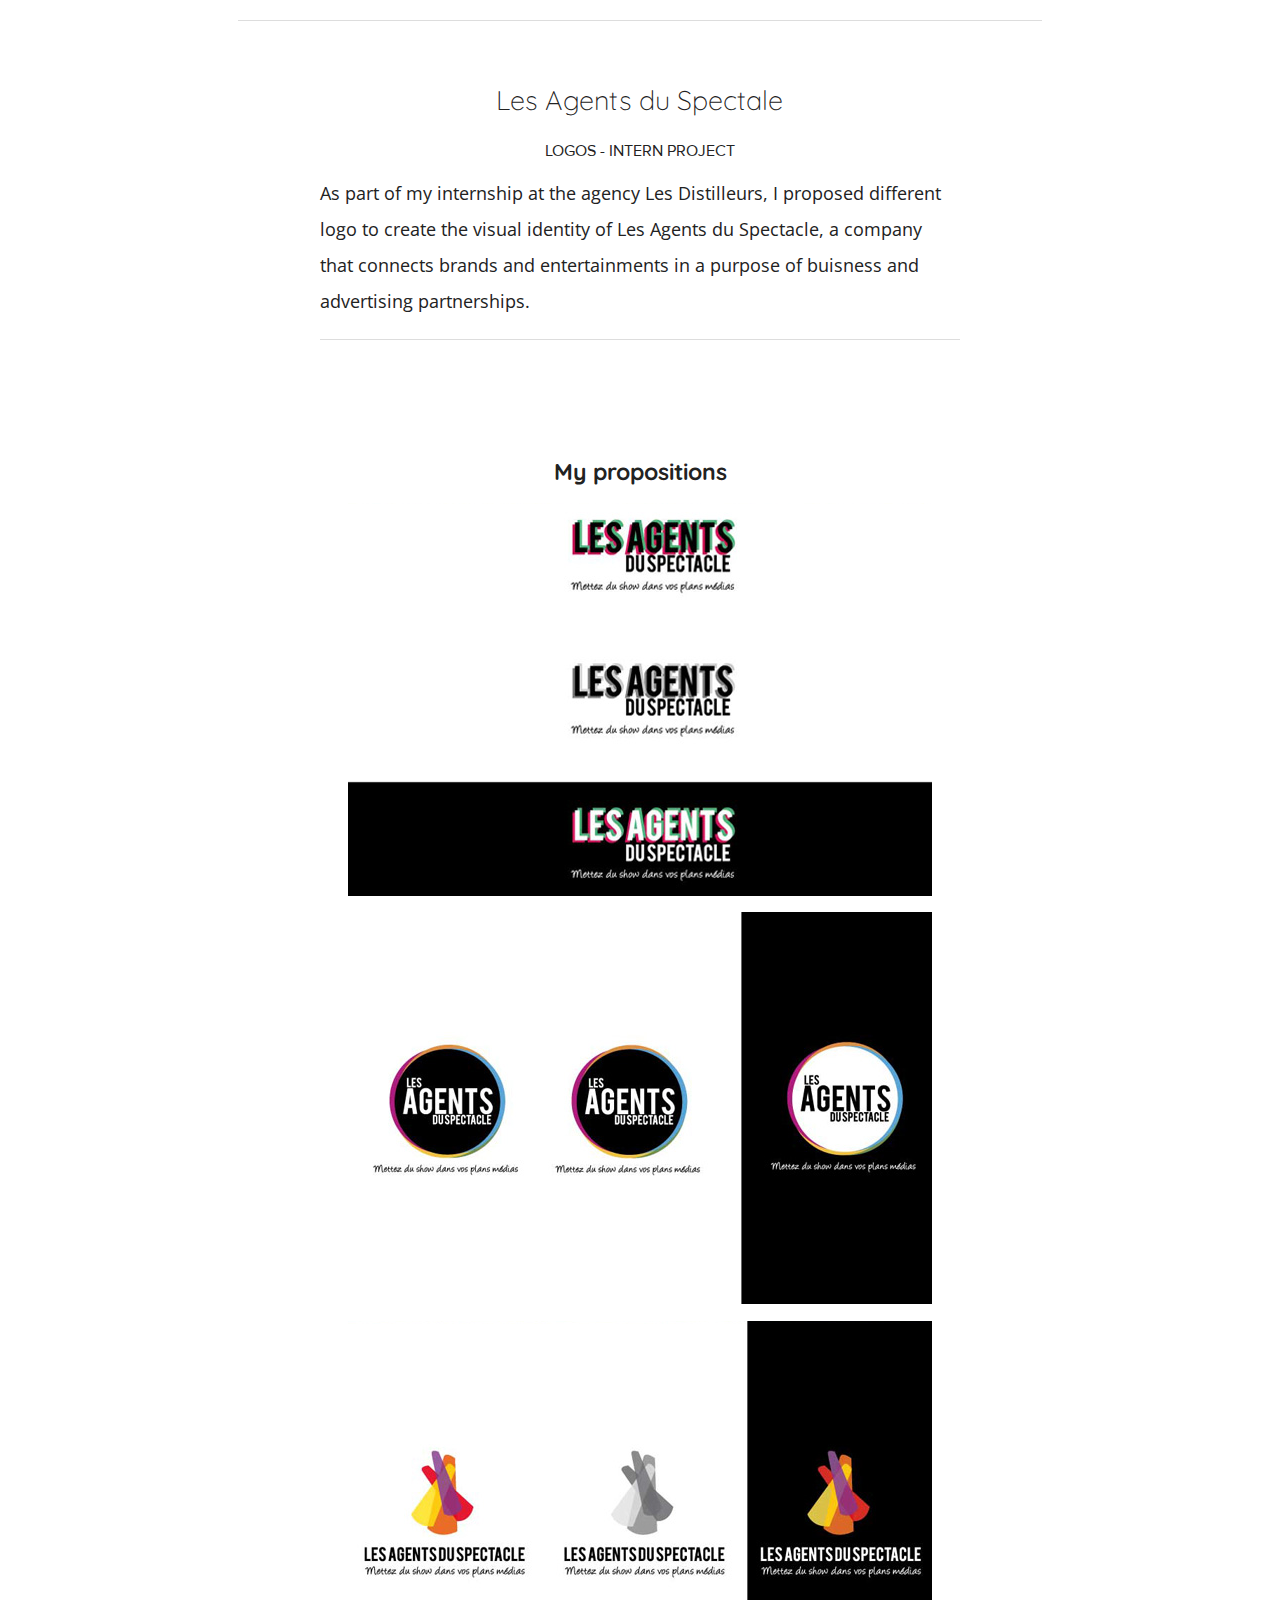
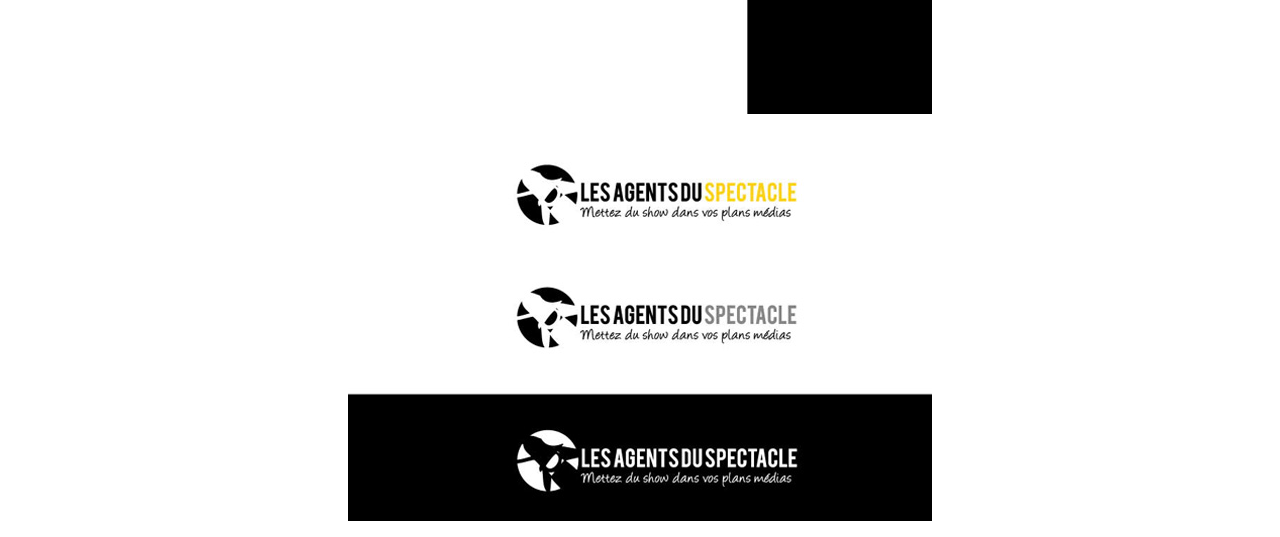
<file: ads.html>
<!doctype html>
<html class="no-js" lang="en">
  <head>
    <meta charset="utf-8" />
    <meta name="viewport" content="width=device-width, initial-scale=1.0" />
    <title>Les Agents du Spectale | Jess' | Graphic Designer</title>
    <link rel="stylesheet" href="css/style.css" />
    <script src="js/vendor/modernizr.js"></script>
	<link href='http://fonts.googleapis.com/css?family=Quicksand:300,400,700' rel='stylesheet' type='text/css'>
    <link href='http://fonts.googleapis.com/css?family=Open+Sans:400,300,600,700,800' rel='stylesheet' type='text/css'>
  </head>
  <body>
    


<section >  
  <div class="row">
    <div class="large-10 medium-10 medium-offset-1 columns">


    <hr>

      <div class="intro-text">
       <h3>Les Agents du Spectale</h3>
       <h6 class="city text-center">Logos - Intern project</h6>
      </div>

     <div class="large-10 medium-10 medium-offset-1 columns">
       <p>As part of my internship at the agency Les Distilleurs, I proposed different logo to create the visual identity of Les Agents du Spectacle, a company that connects brands and entertainments in a purpose of buisness and advertising partnerships.</p>  
     

        <hr>
     </div>

  </div>

</div>


  <div class="row">
    <div class="large-12 medium-12  columns">
 <div class="text-center">
<h4>My propositions</h4>

<img src="img/ads1.png" class="img-responsive">
<br /><br />
<img src="img/ads2.png" class="img-responsive">
<br /><br />
<img src="img/ads3.png" class="img-responsive">
<br /><br />
<img src="img/ads4.png" class="img-responsive">
<br /><br />

  </div>

    </div>

    </div>

</section> 





    
    <script src="js/vendor/jquery.js"></script>
    <script src="js/foundation.min.js"></script>
    <script>
      $(document).foundation();
    </script>

  </body>
</html>

<!-- Localized -->
</file>
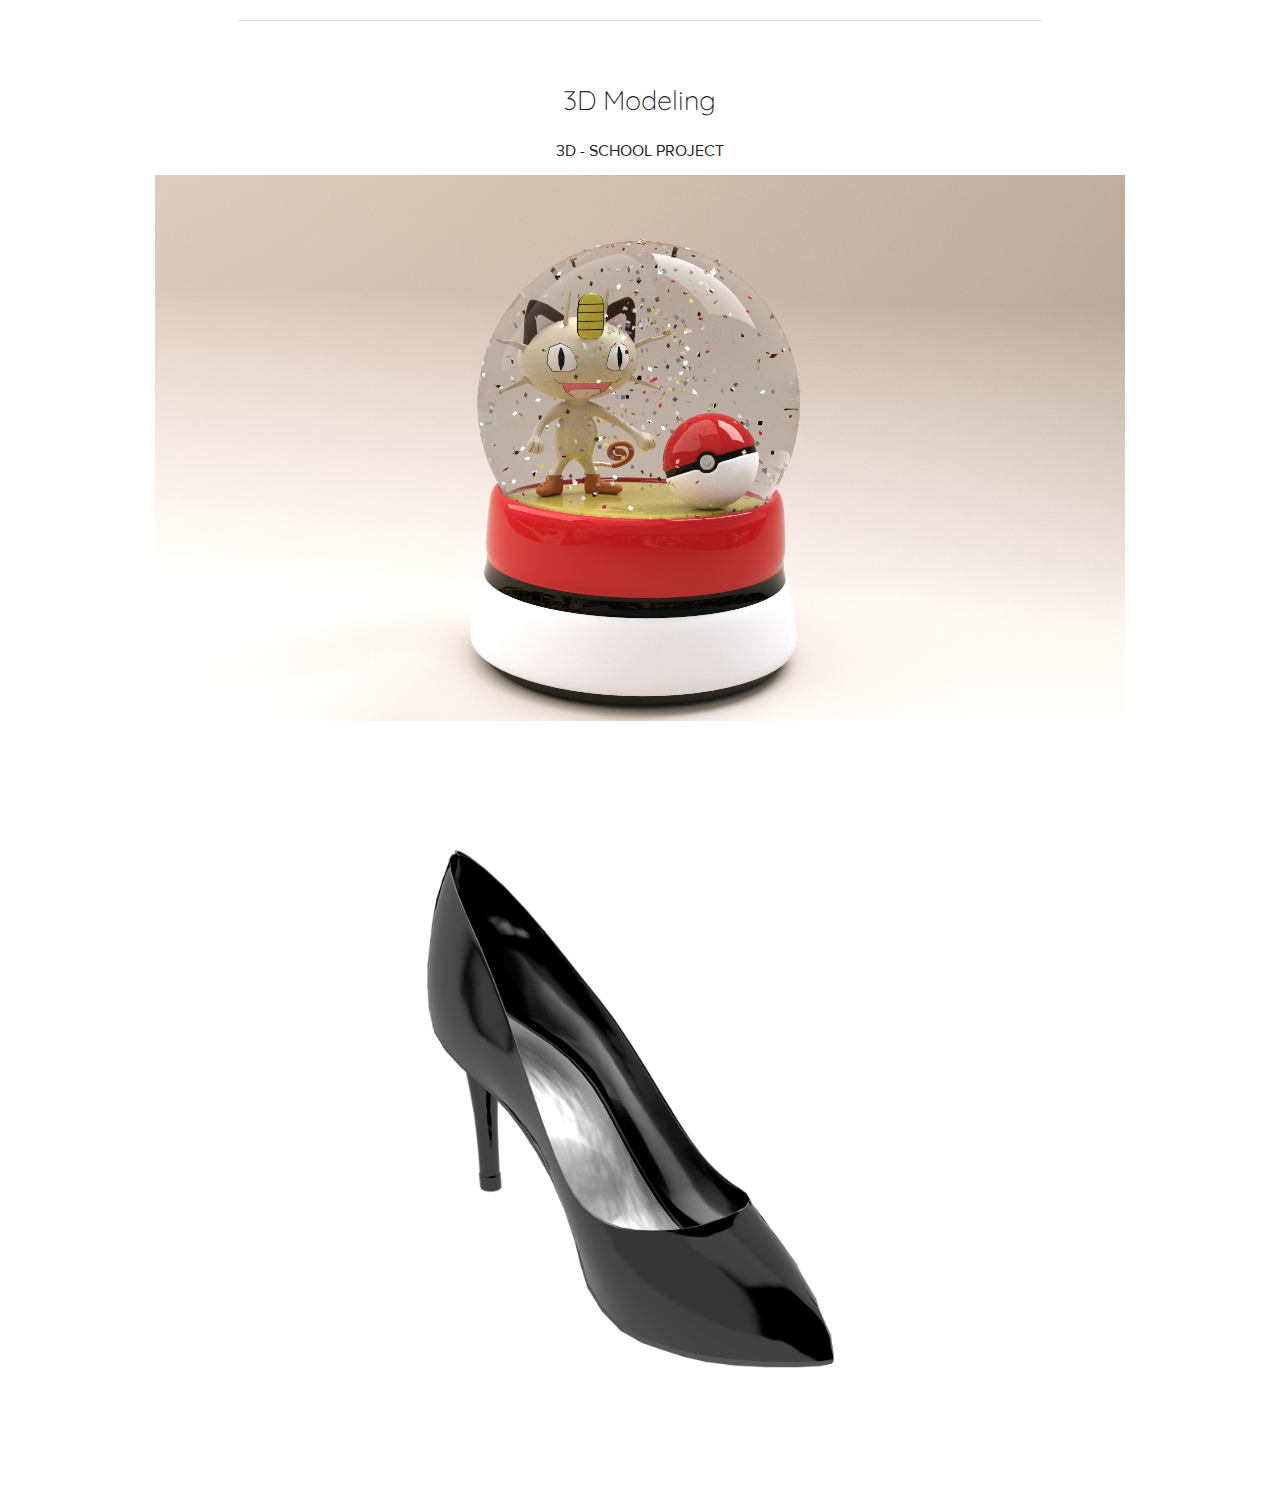
<file: blender.html>
<!doctype html>
<html class="no-js" lang="en">
  <head>
    <meta charset="utf-8" />
    <meta name="viewport" content="width=device-width, initial-scale=1.0" />
    <title>3D modeling | Jess' | Graphic designer</title>
    <link rel="stylesheet" href="css/style.css" />
    <script src="js/vendor/modernizr.js"></script>
	<link href='http://fonts.googleapis.com/css?family=Quicksand:300,400,700' rel='stylesheet' type='text/css'>
    <link href='http://fonts.googleapis.com/css?family=Open+Sans:400,300,600,700,800' rel='stylesheet' type='text/css'>
  </head>
  <body>
    


<section >  
  <div class="row">
    <div class="large-10 medium-10 medium-offset-1 columns">


   


    <hr>

      <div class="intro-text">
       <h3>3D Modeling</h3>
       <h6 class="city text-center">3D - School project</h6>
      </div>

     

  </div>

</div>


  <div class="row">
    <div class="large-12 medium-12  columns">


<img class="img-responsive" src="img/snowglobe.jpg">
<img class="img-responsive" src="img/shoe.png">





    </div>

    </div>

</section> 





    
    <script src="js/vendor/jquery.js"></script>
    <script src="js/foundation.min.js"></script>
    <script>
      $(document).foundation();
    </script>

  </body>
</html>

<!-- Localized -->
</file>
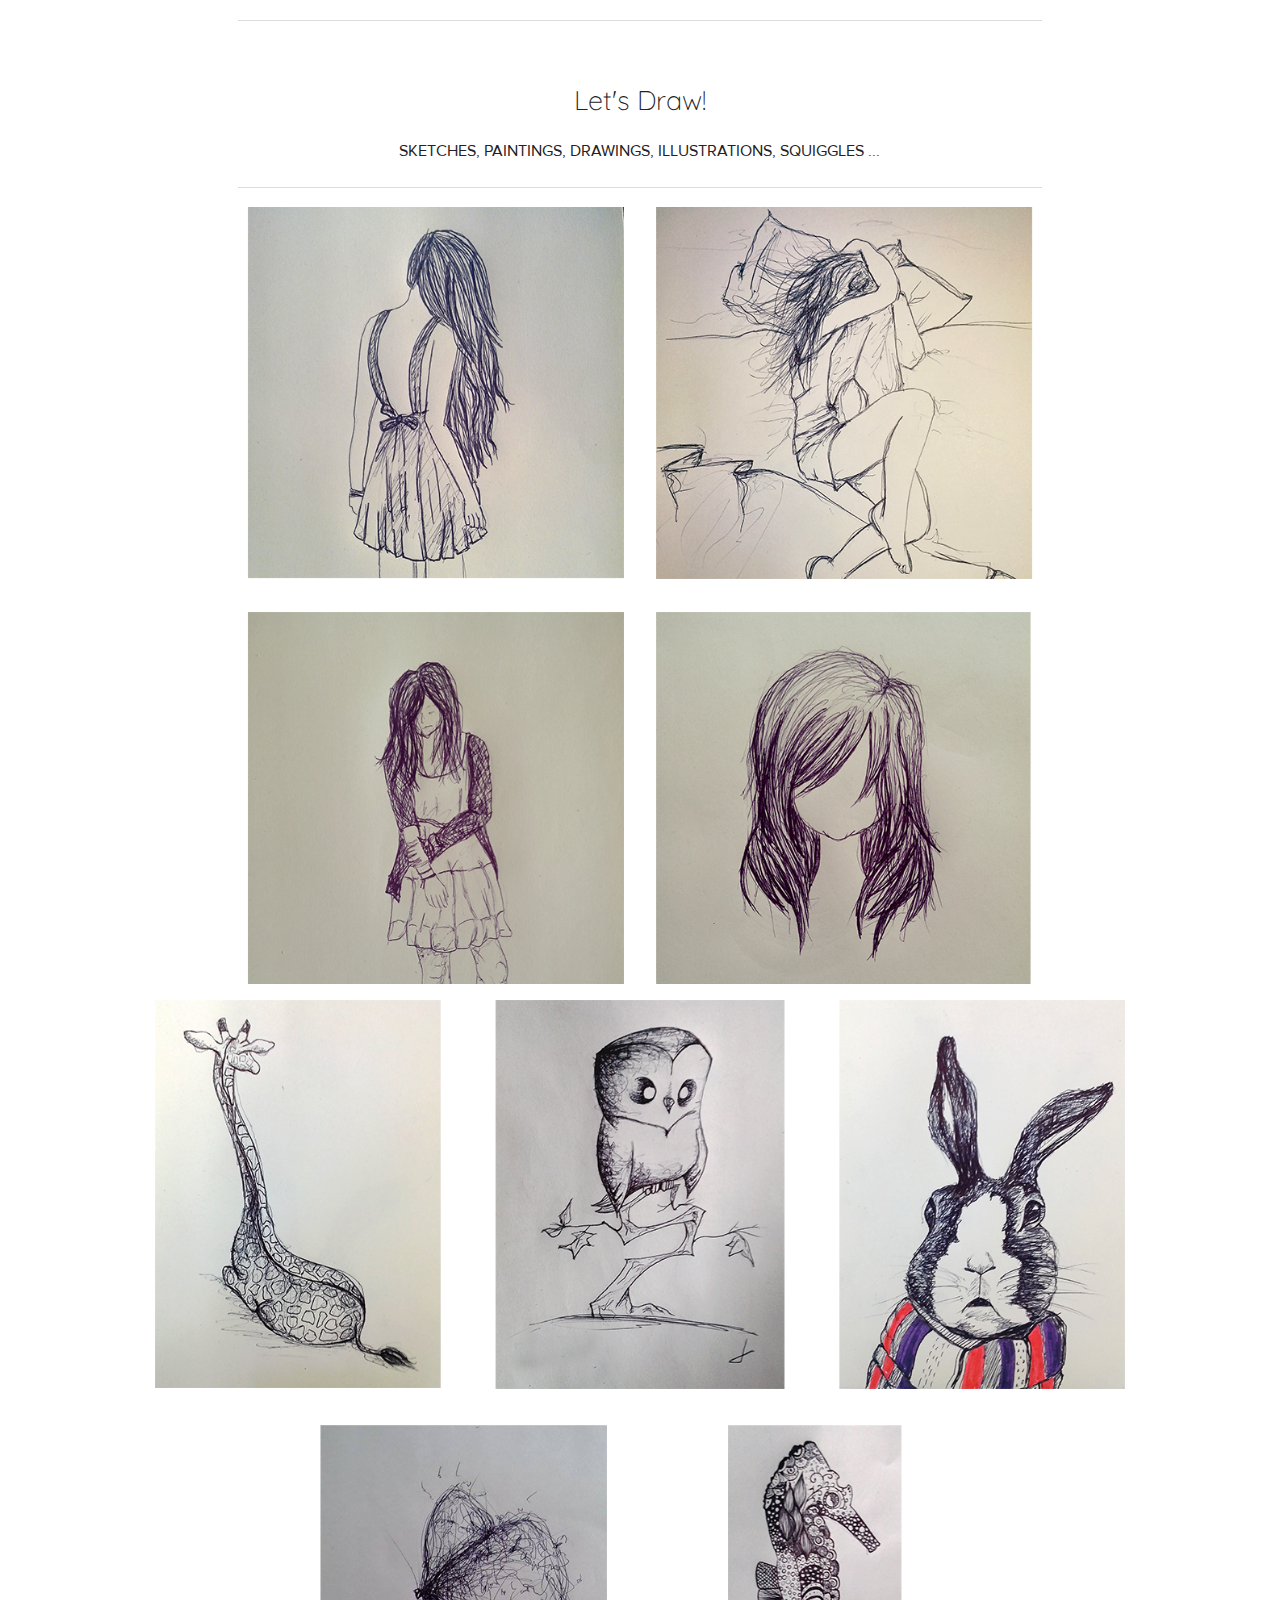
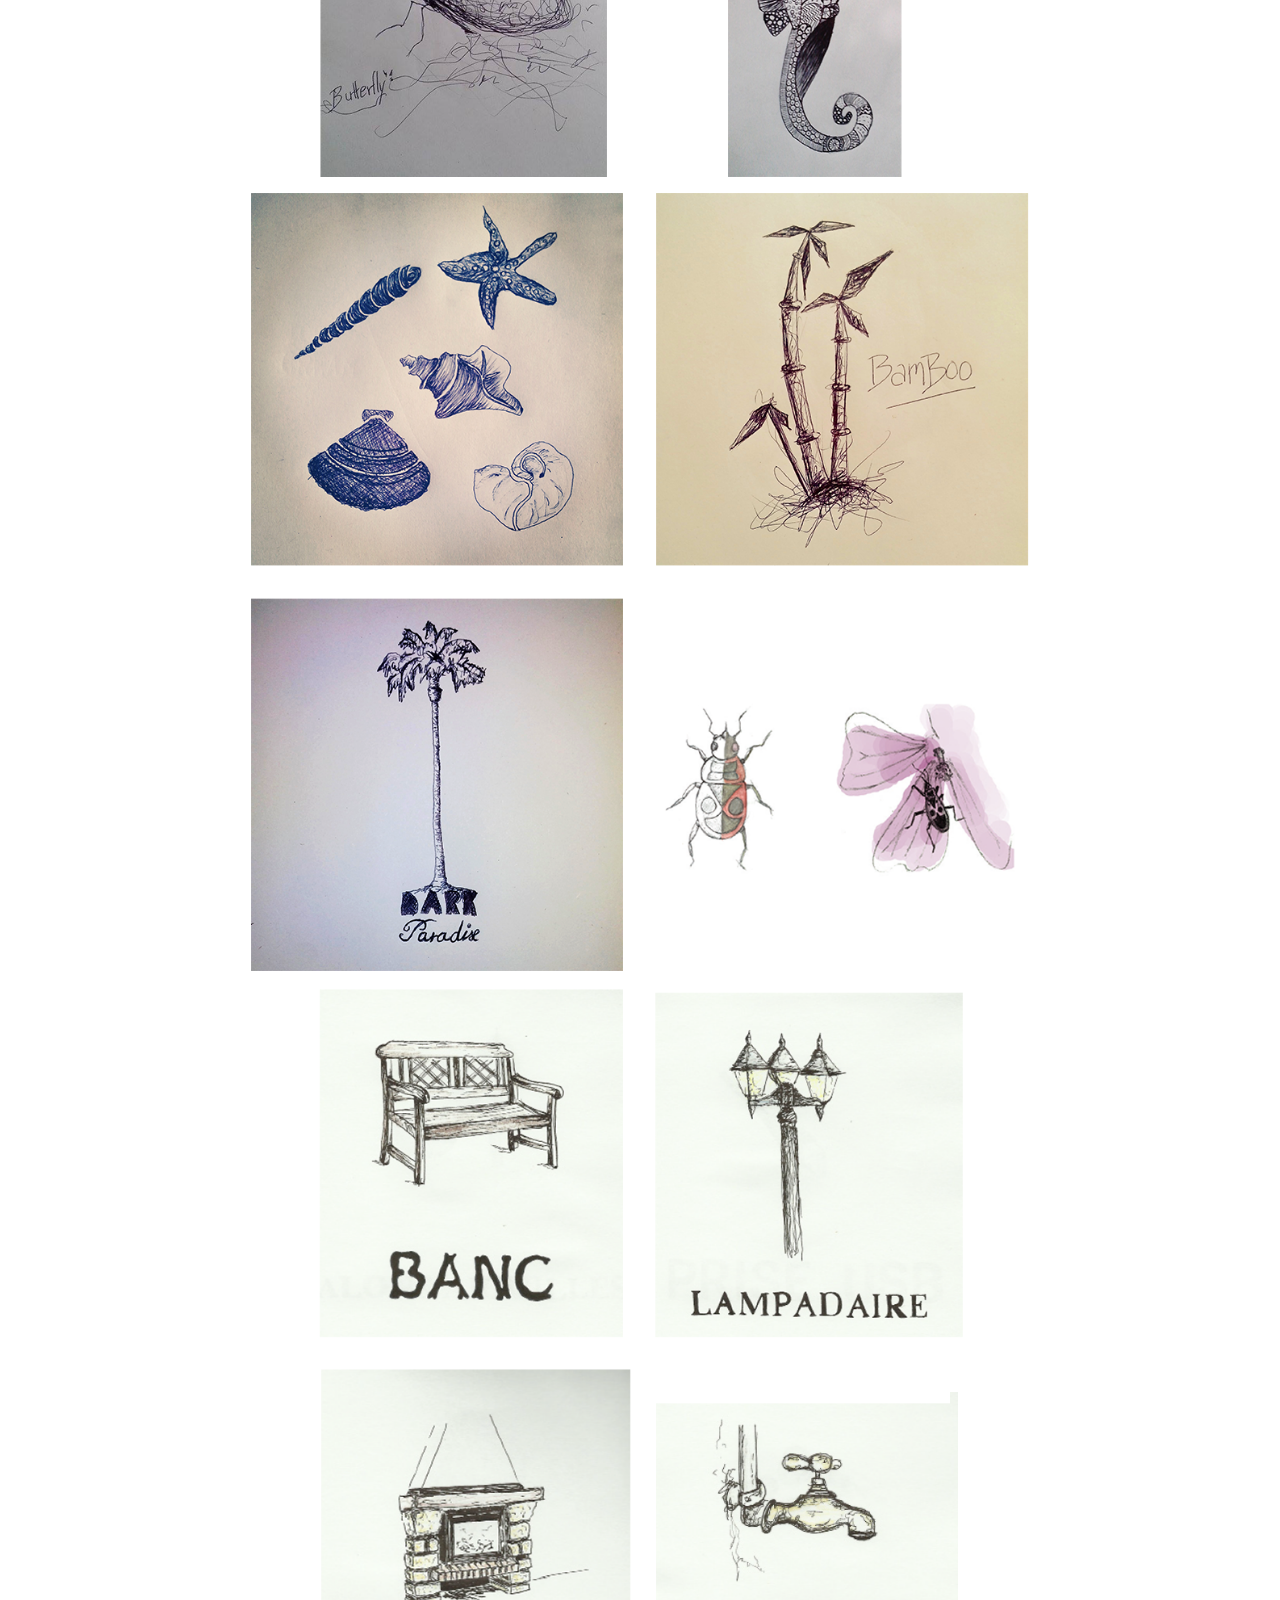
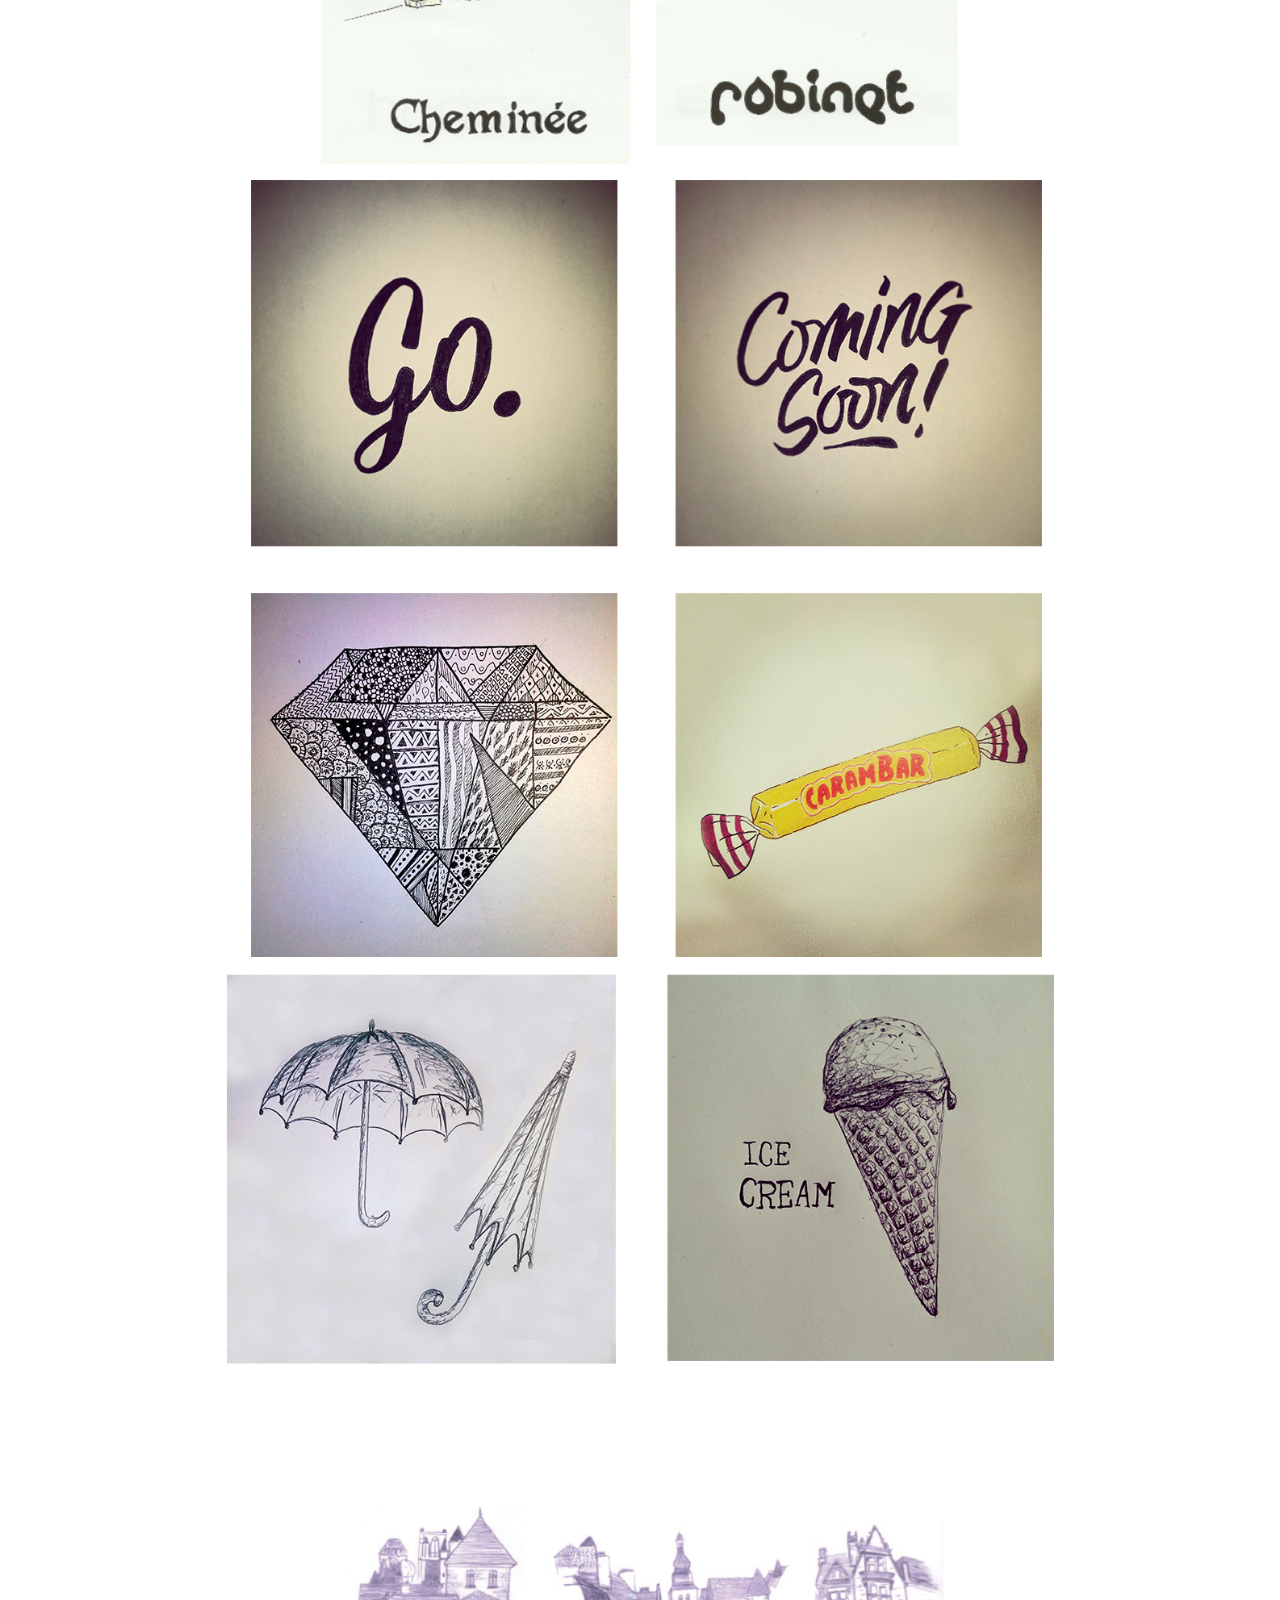
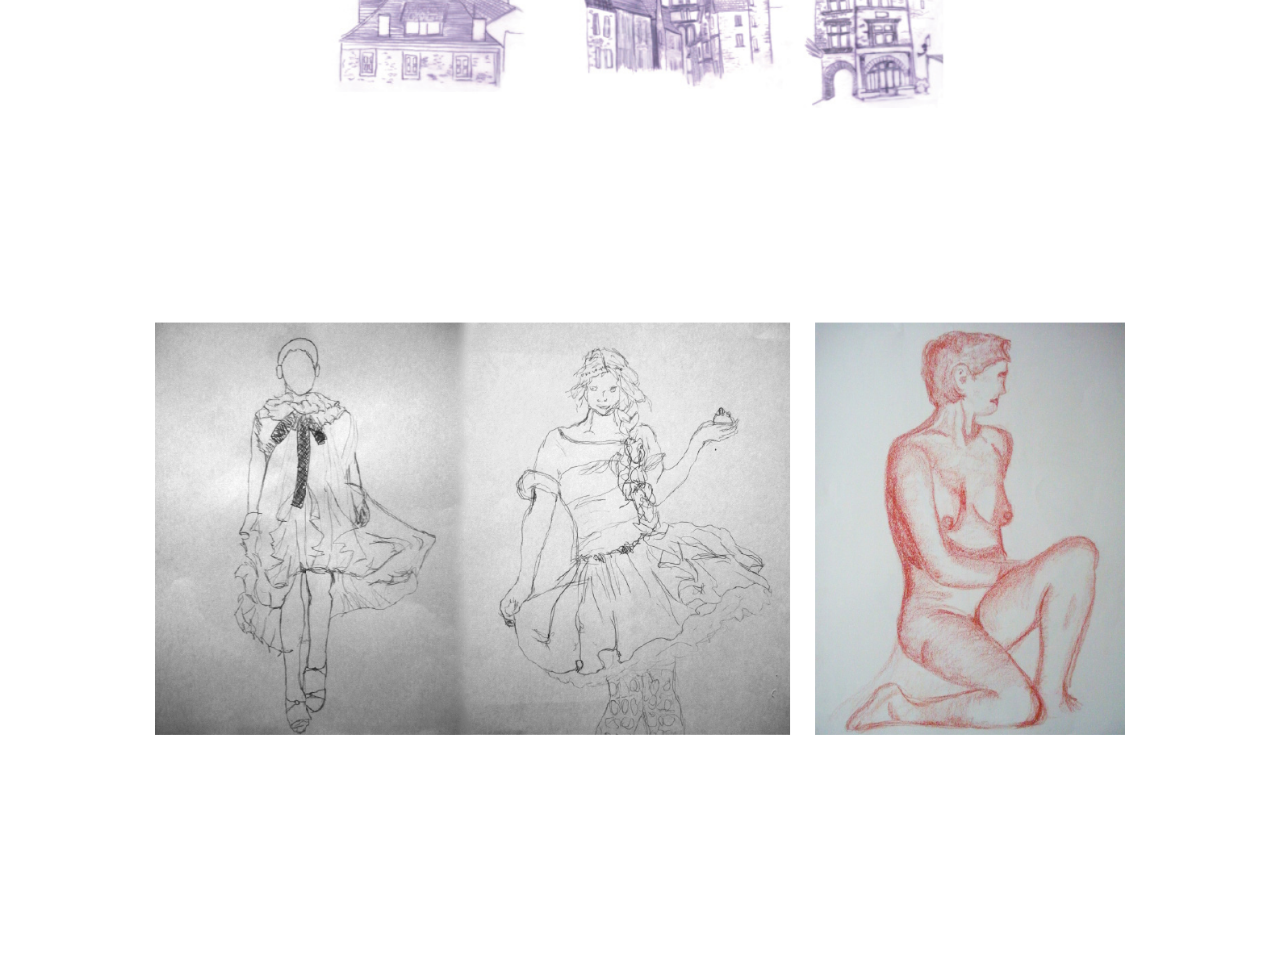
<file: drawings.html>
<!doctype html>
<html class="no-js" lang="en">
  <head>
    <meta charset="utf-8" />
    <meta name="viewport" content="width=device-width, initial-scale=1.0" />
    <title>Let's Draw! | Jess' | Graphic Designer</title>
    <link rel="stylesheet" href="css/style.css" />
    <script src="js/vendor/modernizr.js"></script>
	<link href='http://fonts.googleapis.com/css?family=Quicksand:300,400,700' rel='stylesheet' type='text/css'>
    <link href='http://fonts.googleapis.com/css?family=Open+Sans:400,300,600,700,800' rel='stylesheet' type='text/css'>
  </head>
  <body>
    


<section >  
  <div class="row">
    <div class="large-10 medium-10 medium-offset-1 columns">


    <hr>

      <div class="intro-text">
       <h3>Let's Draw!</h3>
       <h6 class="city text-center">Sketches, paintings, drawings, illustrations, squiggles ...</h6>
      </div>

     <hr>

  </div>

</div>


  <div class="row">
    <div class="large-12 medium-12  columns">
 <div class="text-center">

<img src="img/draw1.png" class="img-responsive">
<br /><br />
<img src="img/draw2.png" class="img-responsive">
<br /><br />
<img src="img/draw3.png" class="img-responsive">
<br /><br />
<img src="img/draw4.png" class="img-responsive">
<br /><br />
<img src="img/draw5.png" class="img-responsive">
<br /><br />
<img src="img/draw6.png" class="img-responsive">
<br /><br />
<img src="img/draw7.png" class="img-responsive">
<br /><br />

  </div>

    </div>

    </div>

</section> 





    
    <script src="js/vendor/jquery.js"></script>
    <script src="js/foundation.min.js"></script>
    <script>
      $(document).foundation();
    </script>

  </body>
</html>

<!-- Localized -->
</file>
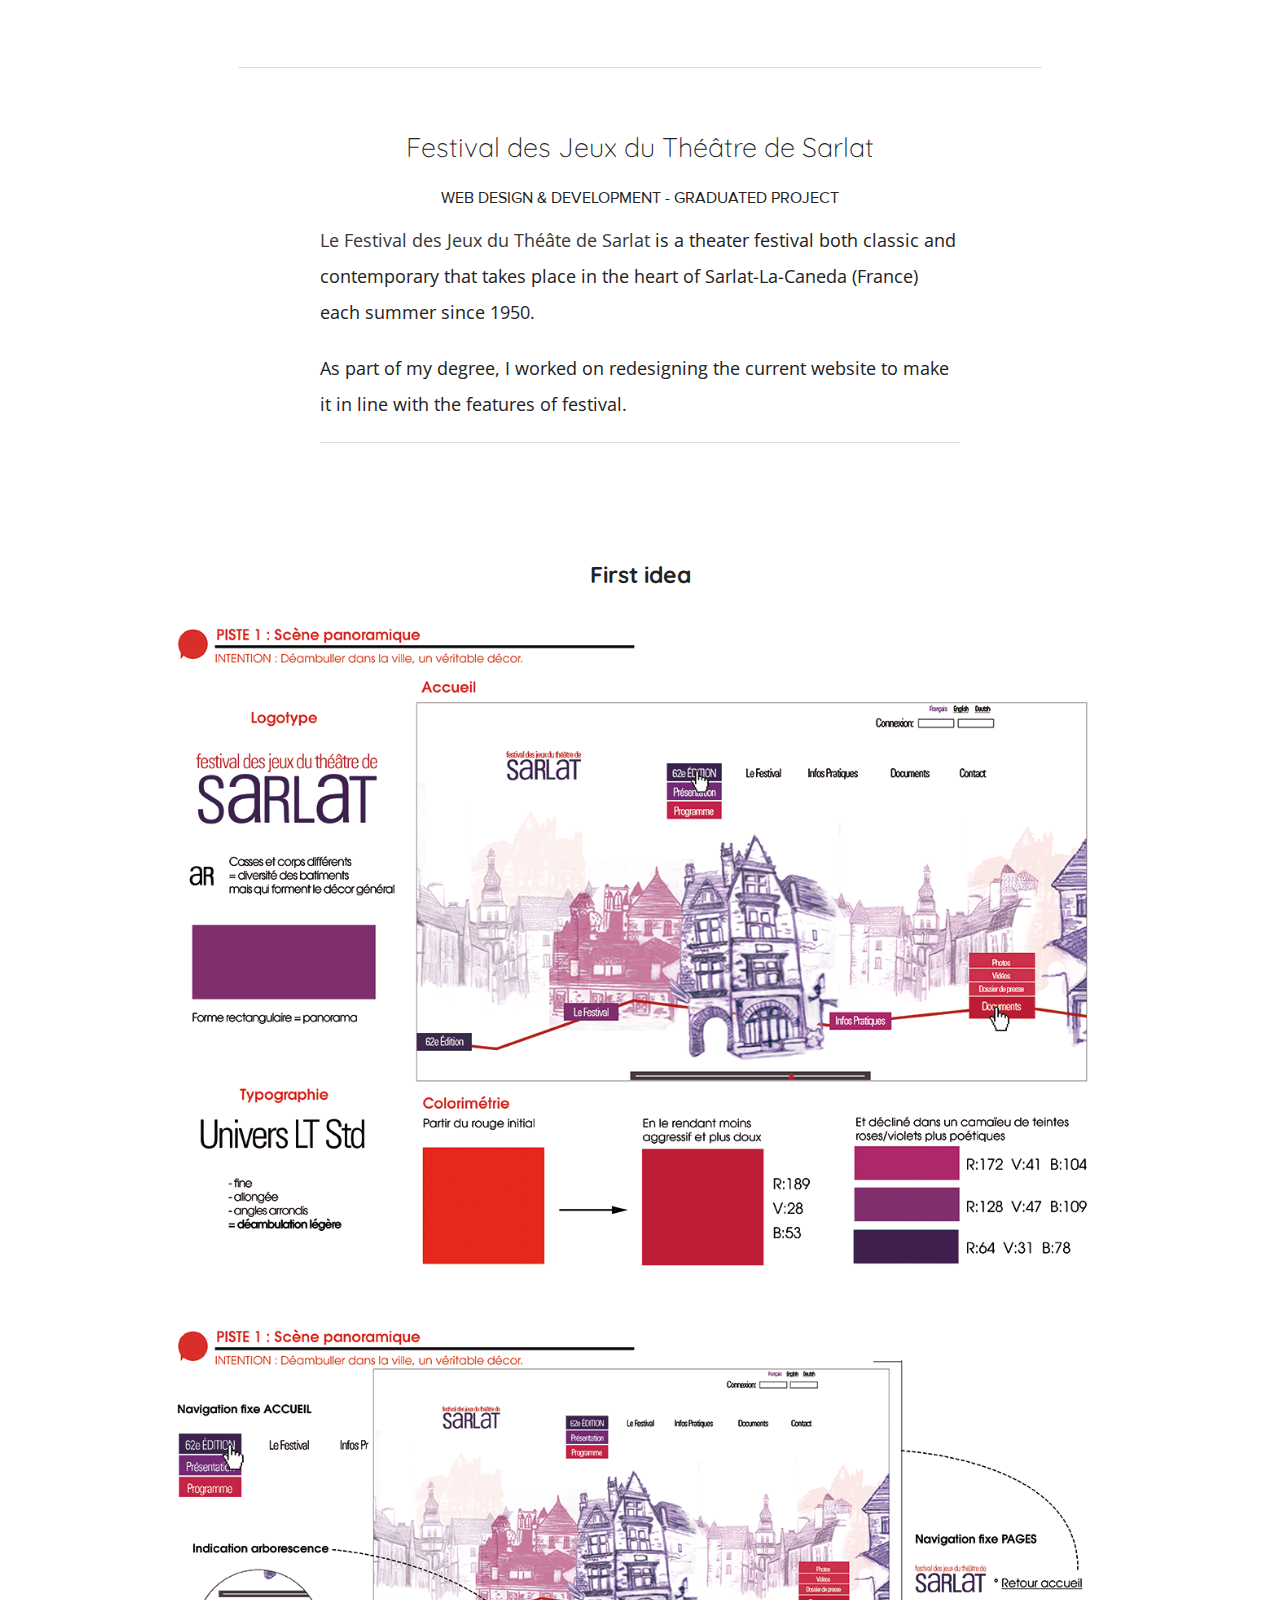
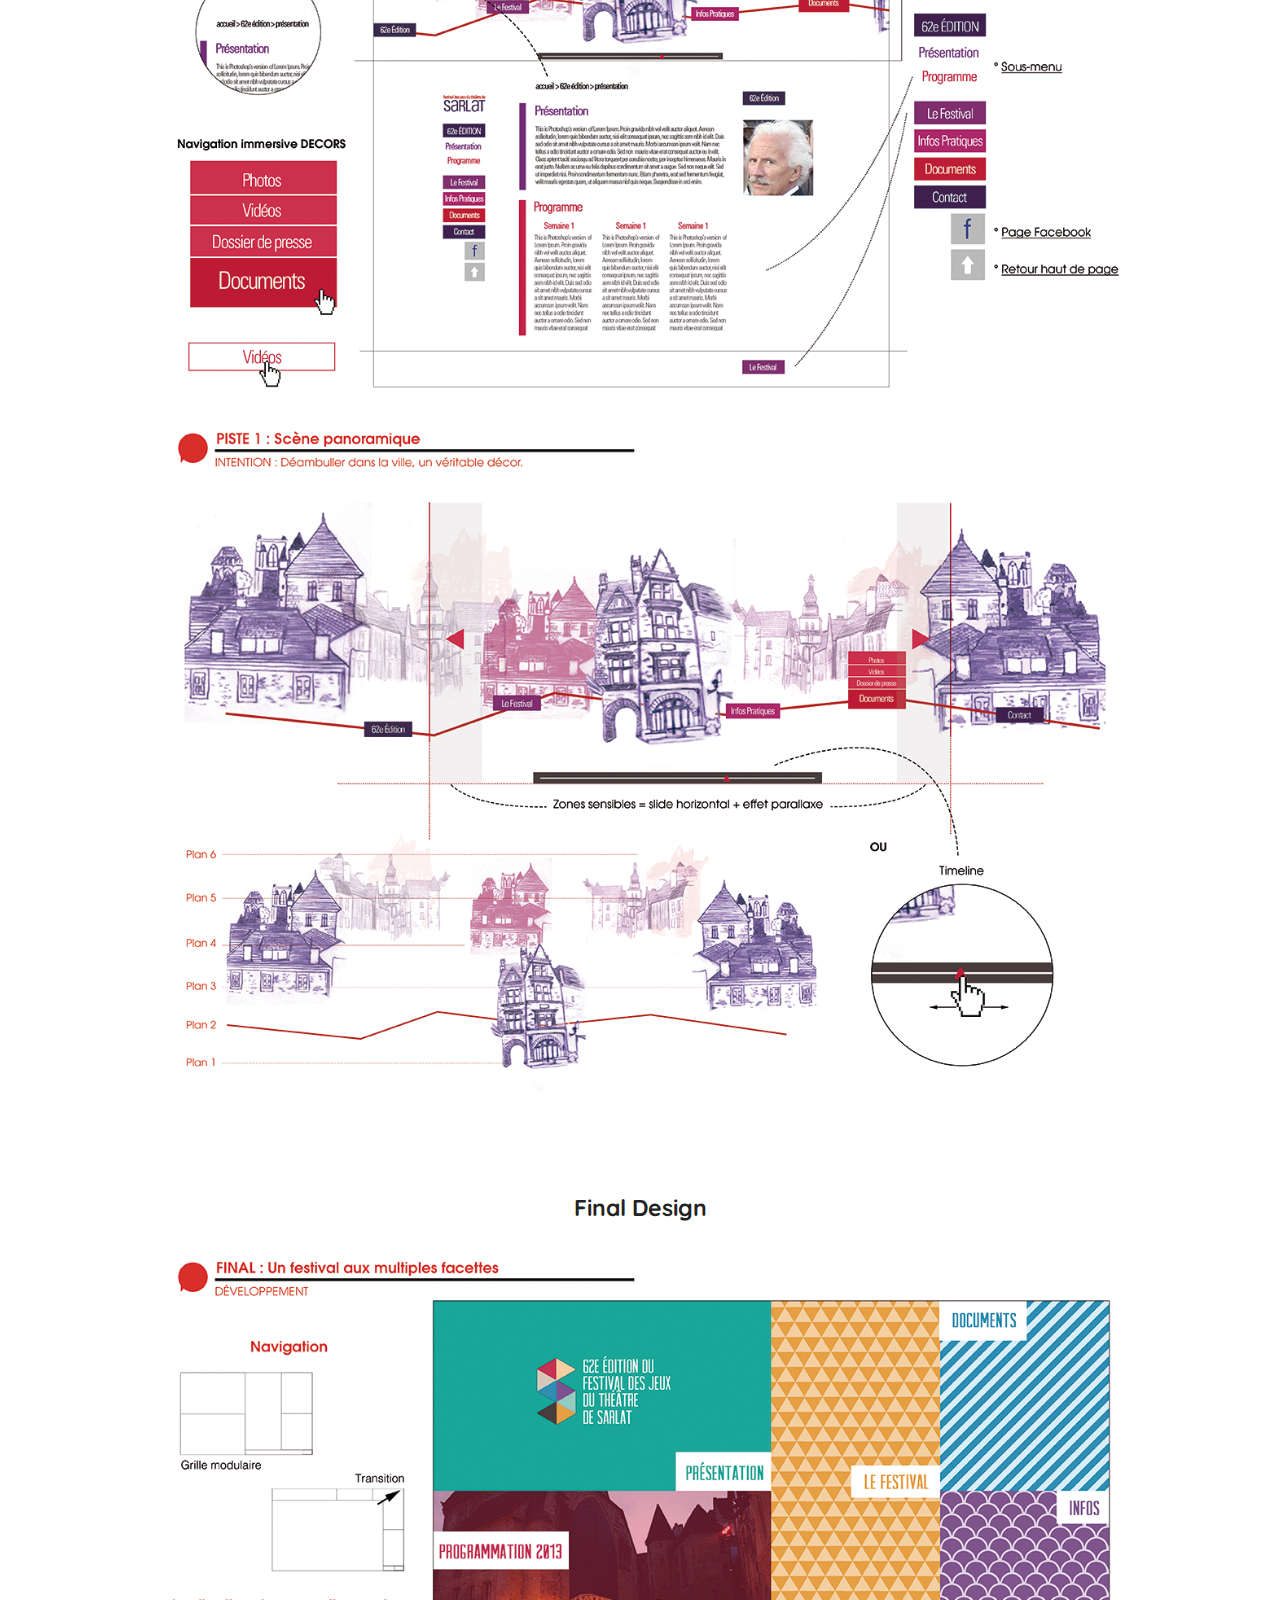
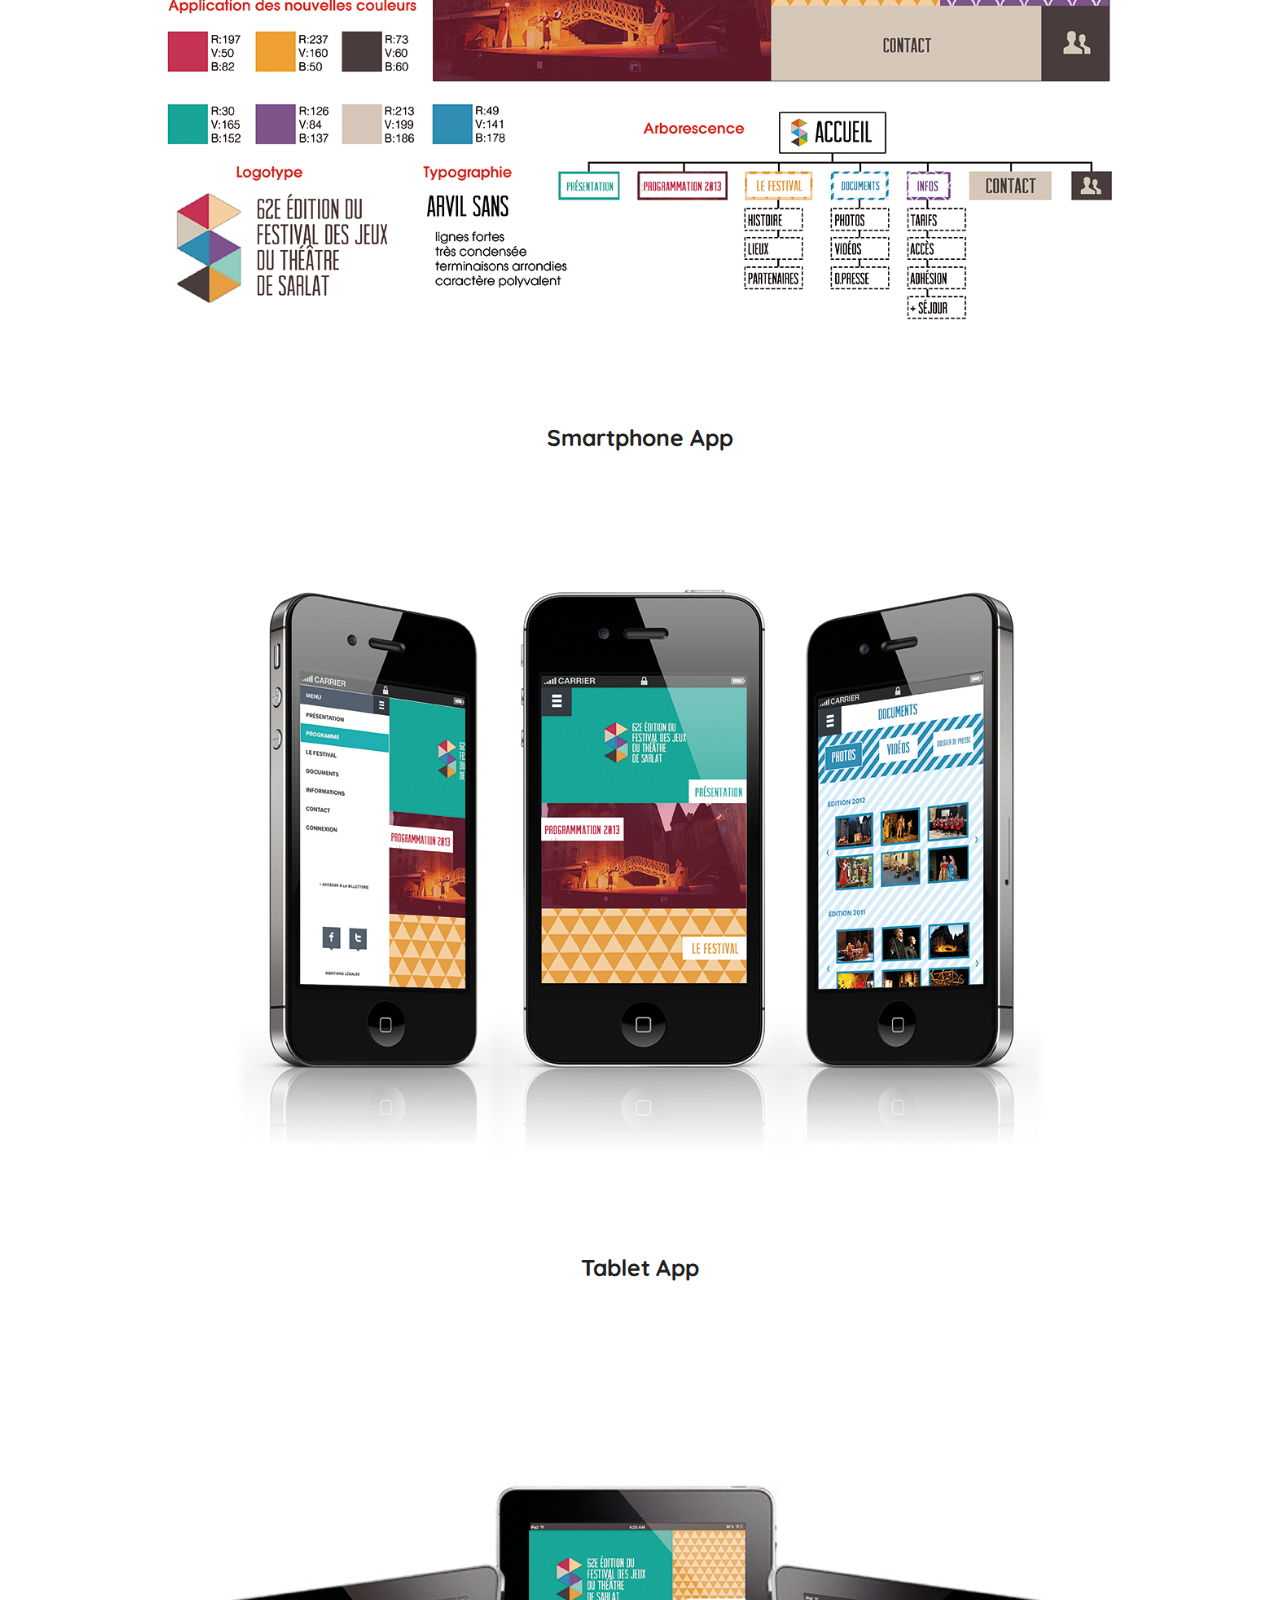
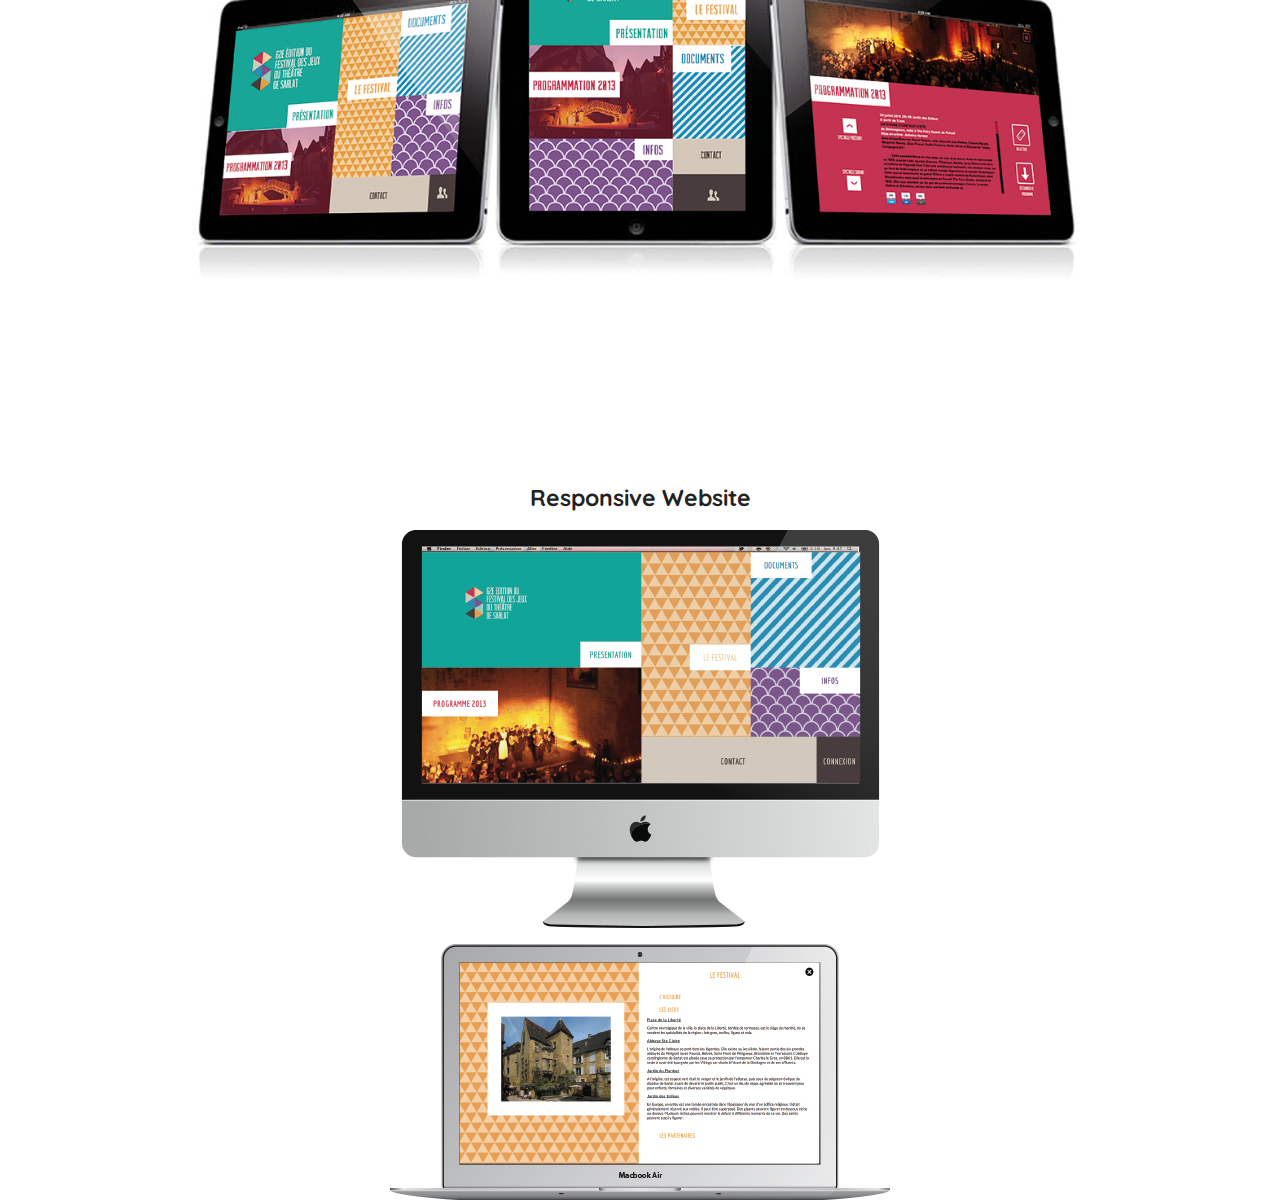
<file: fjts.html>
<!doctype html>
<html class="no-js" lang="en">
  <head>
    <meta charset="utf-8" />
    <meta name="viewport" content="width=device-width, initial-scale=1.0" />
    <title>Festival de Sarlat | Jess' | Graphic Designer</title>
    <link rel="stylesheet" href="css/style.css" />
    <script src="js/vendor/modernizr.js"></script>
	<link href='http://fonts.googleapis.com/css?family=Quicksand:300,400,700' rel='stylesheet' type='text/css'>
    <link href='http://fonts.googleapis.com/css?family=Open+Sans:400,300,600,700,800' rel='stylesheet' type='text/css'>
  </head>
  <body>
    


<section >  
  <div class="row">
    <div class="large-10 medium-10 medium-offset-1 columns">

    <div class="view-website-btn">

          <a href="http://jess.louvel.free.fr/PP/" target="_blank" class="small round button">View Website</a>

    </div>

    <hr>

      <div class="intro-text">
       <h3>Festival des Jeux du Théâtre de Sarlat</h3>
       <h6 class="city text-center">Web design & development - Graduated project</h6>
      </div>

     <div class="large-10 medium-10 medium-offset-1 columns">
       <p><a href="http://www.festival-theatre-sarlat.com/" class="underline" target="_blank">Le Festival des Jeux du Théâte de Sarlat</a> is a theater festival both classic and contemporary that takes place in the heart of Sarlat-La-Caneda (France) each summer since 1950. </p>  

       <p>As part of my degree, I worked on redesigning the current website to make it in line with the features of festival.</p>

     

        <hr>
     </div>

  </div>

</div>


  <div class="row">
    <div class="large-12 medium-12  columns">
 <div class="text-center">
<h4>First idea</h4>

<img src="img/pp1.png" class="img-responsive">
<br /><br />
<img src="img/pp2.png" class="img-responsive">
<br /><br />
<img src="img/pp3.png" class="img-responsive">

<h4>Final Design</h4>

<img class="img-responsive" src="img/pp4.png"> 

<h4>Smartphone App</h4>

<img class="img-responsive" src="img/pp5.png">

<h4>Tablet App</h4>

<img class="img-responsive" src="img/pp6.png"> 

<h4>Responsive Website</h4>

<img class="img-responsive" src="img/pp7.jpg">
<br /><br />
<img src="img/pp8.jpg" class="img-responsive"> 

  </div>

    </div>

    </div>

</section> 





    
    <script src="js/vendor/jquery.js"></script>
    <script src="js/foundation.min.js"></script>
    <script>
      $(document).foundation();
    </script>

  </body>
</html>

<!-- Localized -->
</file>
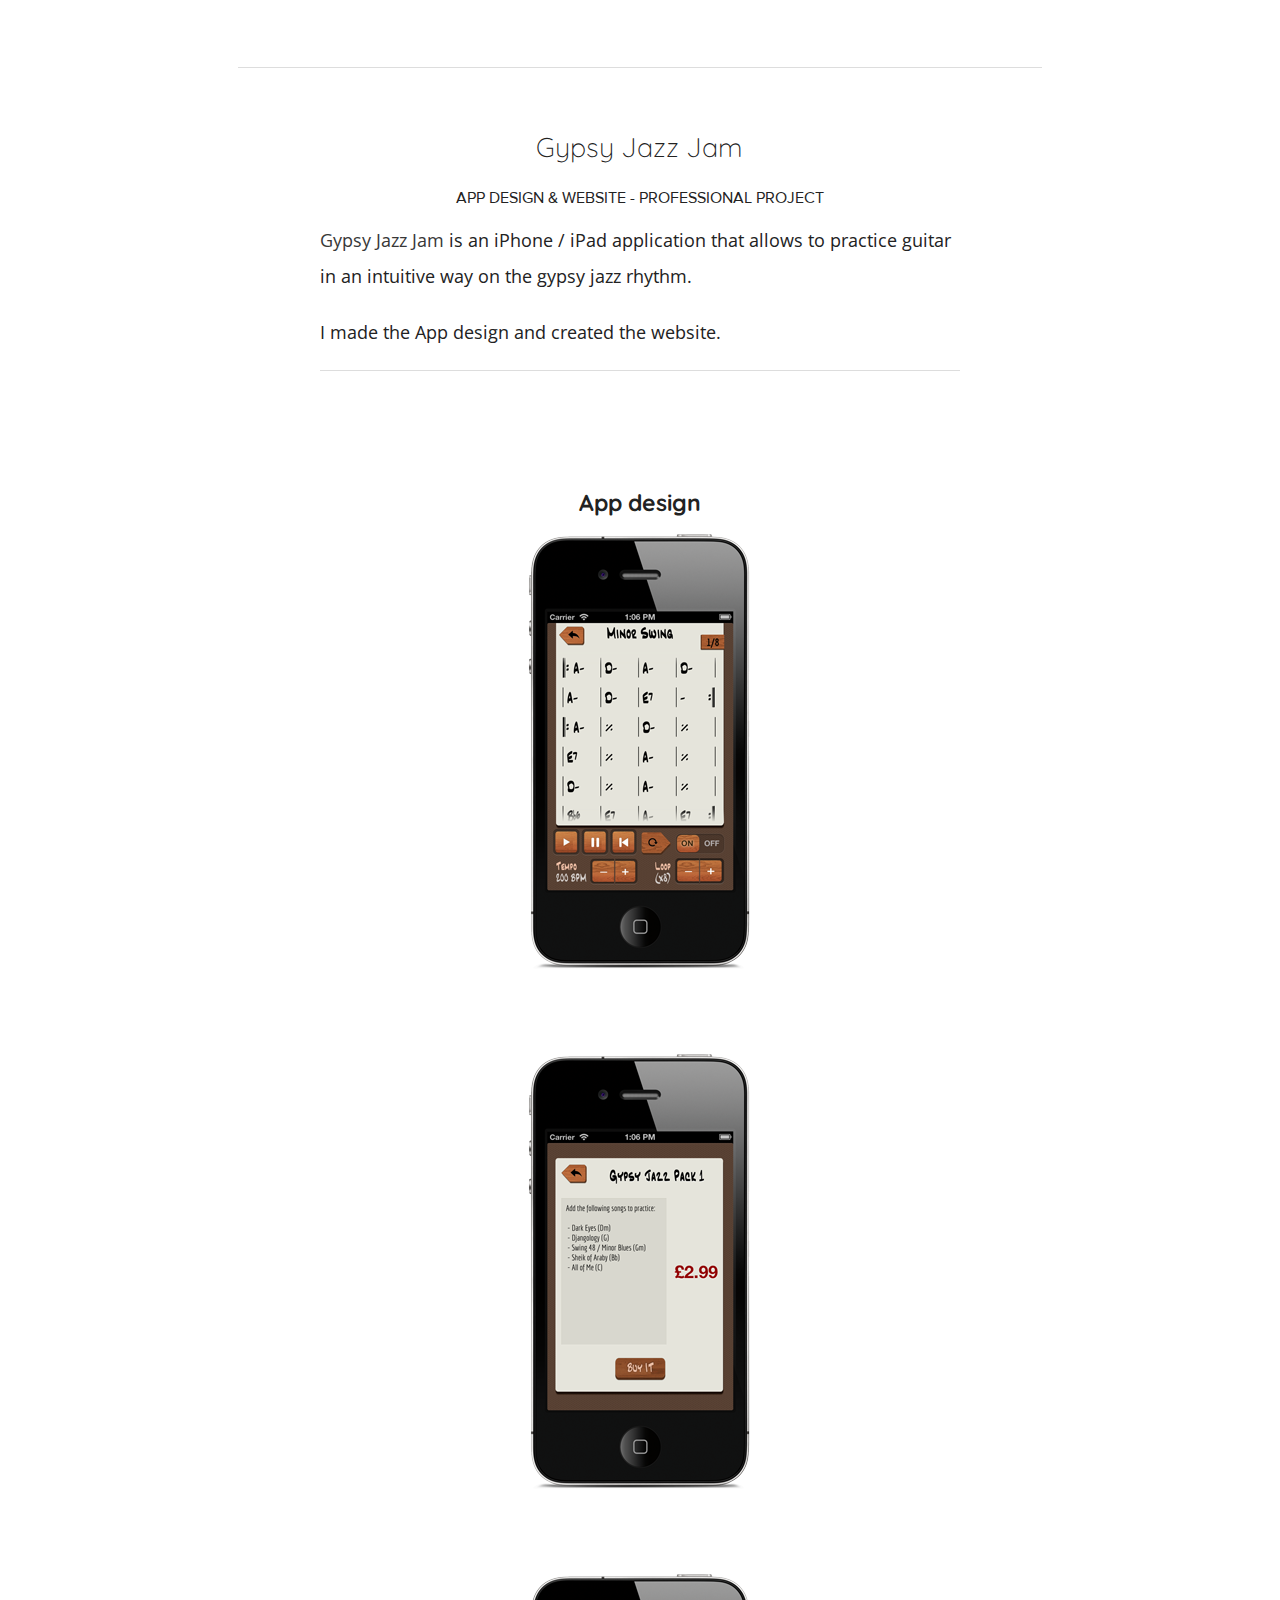
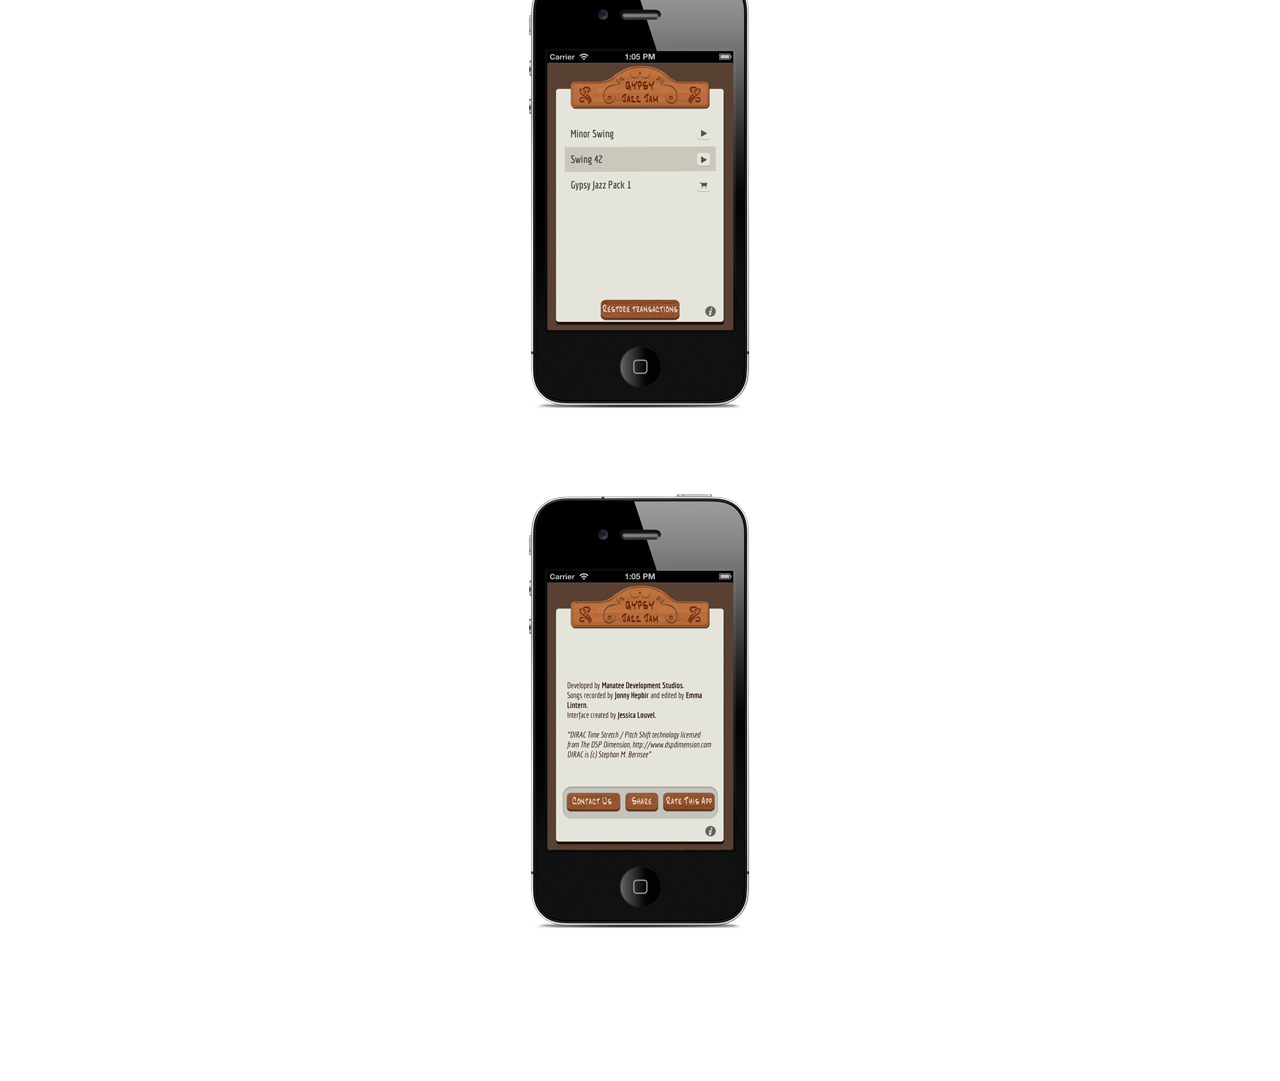
<file: gjj.html>
<!doctype html>
<html class="no-js" lang="en">
  <head>
    <meta charset="utf-8" />
    <meta name="viewport" content="width=device-width, initial-scale=1.0" />
    <title>Gypsy Jazz Jam | Jess' | Graphic Designer</title>
    <link rel="stylesheet" href="css/style.css" />
    <script src="js/vendor/modernizr.js"></script>
	<link href='http://fonts.googleapis.com/css?family=Quicksand:300,400,700' rel='stylesheet' type='text/css'>
    <link href='http://fonts.googleapis.com/css?family=Open+Sans:400,300,600,700,800' rel='stylesheet' type='text/css'>
  </head>
  <body>
    


<section >  
  <div class="row">
    <div class="large-10 medium-10 medium-offset-1 columns">

    <div class="view-website-btn">

          <a href="http://www.gypsyjazzjam.co.uk/" target="_blank" class="small round button">View Website</a>

    </div>

    <hr>

      <div class="intro-text">
       <h3>Gypsy Jazz Jam</h3>
       <h6 class="city text-center">App design & Website - Professional project</h6>
      </div>

     <div class="large-10 medium-10 medium-offset-1 columns">
       <p><a href="http://www.gypsyjazzjam.co.uk/" class="underline" target="_blank">Gypsy Jazz Jam</a> is an iPhone / iPad application that allows to practice guitar in an intuitive way on the gypsy jazz rhythm.</p>  

       <p>I made the App design and created the website.</p>

     

        <hr>
     </div>

  </div>

</div>


  <div class="row">
    <div class="large-12 medium-12  columns">
 <div class="text-center">
<h4>App design</h4>

<img src="img/gjj2.png" class="img-responsive">
<br /><br />
<img src="img/gjj3.png" class="img-responsive">
<br /><br />
<img src="img/gjj4.png" class="img-responsive">
<br /><br />
<img src="img/gjj5.png" class="img-responsive">
<br /><br />
    <a href="https://itunes.apple.com/app/gypsyjazzjam-classic-gypsy/id690687215?mt=8" target="_blank" class="small round button">Download the App</a>

  </div>

    </div>

    </div>

</section> 





    
    <script src="js/vendor/jquery.js"></script>
    <script src="js/foundation.min.js"></script>
    <script>
      $(document).foundation();
    </script>

  </body>
</html>

<!-- Localized -->
</file>
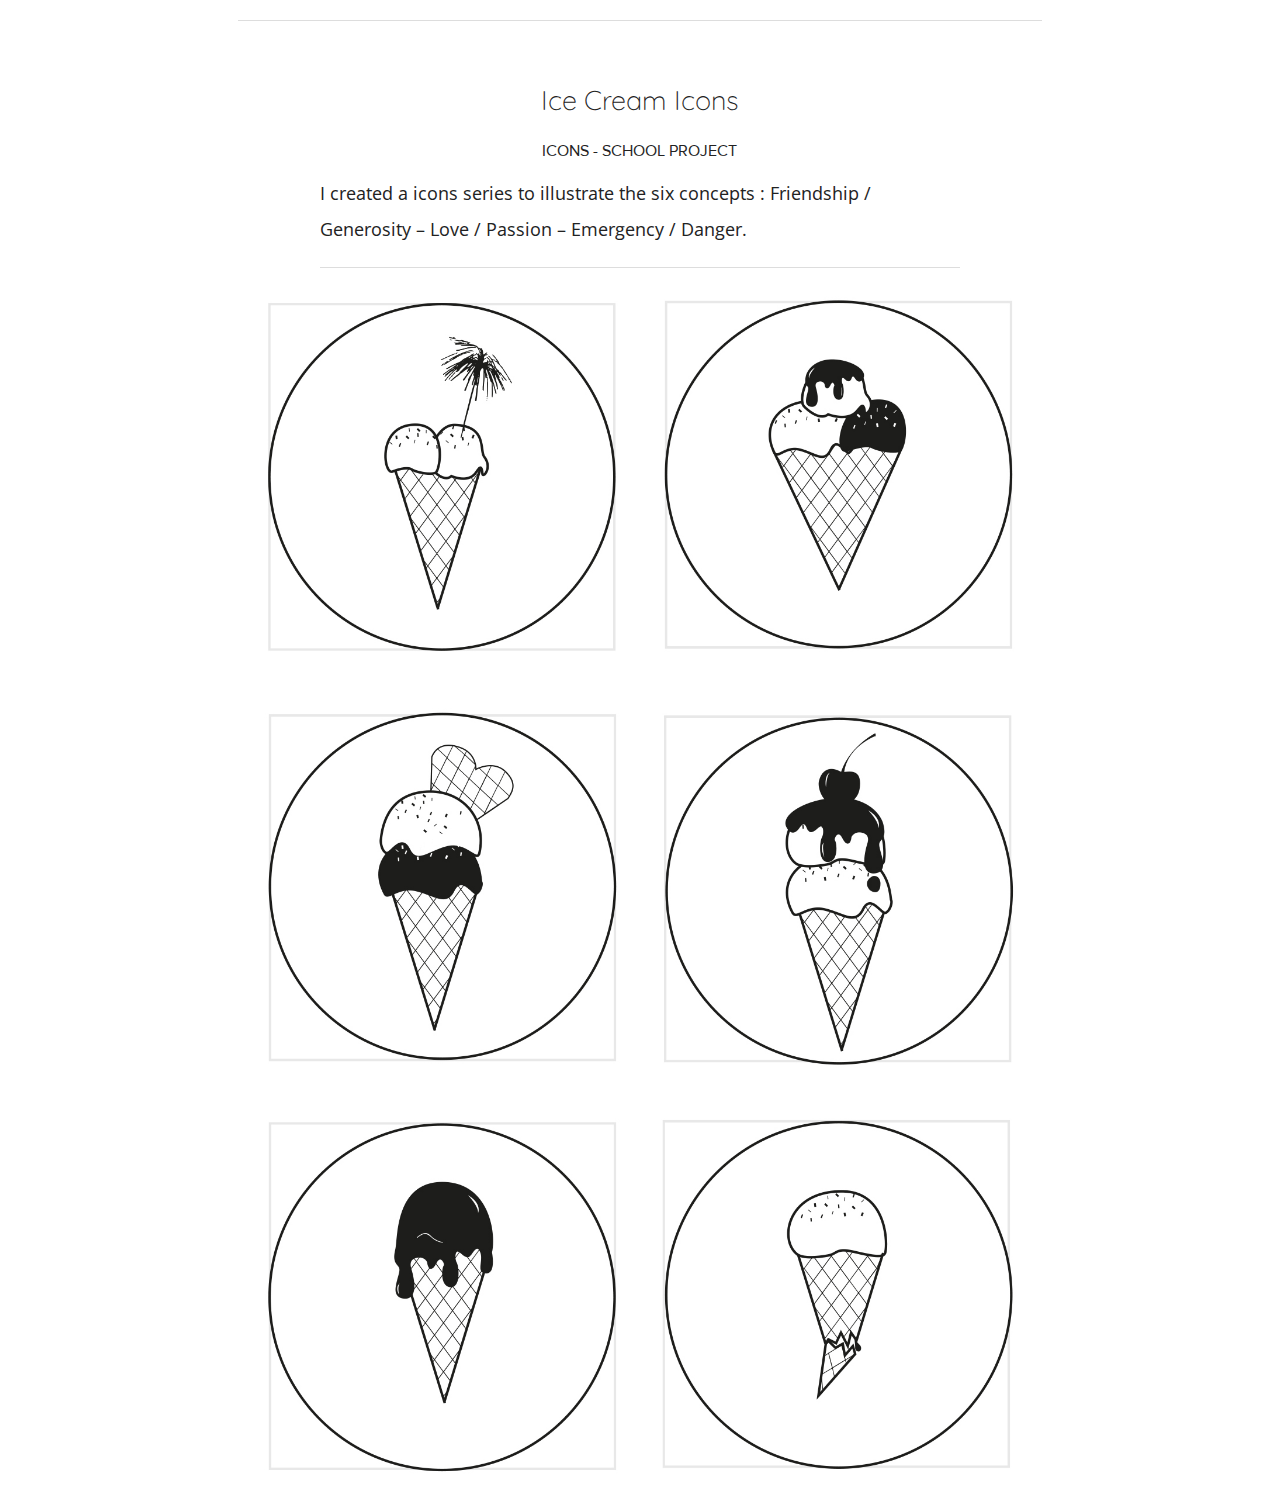
<file: icons.html>
<!doctype html>
<html class="no-js" lang="en">
  <head>
    <meta charset="utf-8" />
    <meta name="viewport" content="width=device-width, initial-scale=1.0" />
    <title>Ice Cream Icons | Jess' | Graphic designer</title>
    <link rel="stylesheet" href="css/style.css" />
    <script src="js/vendor/modernizr.js"></script>
	<link href='http://fonts.googleapis.com/css?family=Quicksand:300,400,700' rel='stylesheet' type='text/css'>
    <link href='http://fonts.googleapis.com/css?family=Open+Sans:400,300,600,700,800' rel='stylesheet' type='text/css'>
  </head>
  <body>
    


<section >  
  <div class="row">
    <div class="large-10 medium-10 medium-offset-1 columns">


   


    <hr>

      <div class="intro-text">
       <h3>Ice Cream Icons</h3>
       <h6 class="city text-center">Icons - School project</h6>
      </div>
<div class="large-10 medium-10 medium-offset-1 columns">
       <p>I created a icons series to illustrate the six concepts : Friendship / Generosity – Love / Passion – Emergency / Danger.</p>  

        <hr>
     </div>
     

  </div>

</div>


  <div class="row">
    <div class="large-12 medium-12  columns">

<div class="text-center">

<img class="img-responsive" src="img/icons-amitie-generosite.jpg">
<br /><br />
<img class="img-responsive" src="img/icons-amour-passion.jpg">
<br /><br />
<img class="img-responsive" src="img/icons-urgence-danger.jpg">
<br /><br />


</div>


    </div>

    </div>

</section> 





    
    <script src="js/vendor/jquery.js"></script>
    <script src="js/foundation.min.js"></script>
    <script>
      $(document).foundation();
    </script>

  </body>
</html>

<!-- Localized -->
</file>
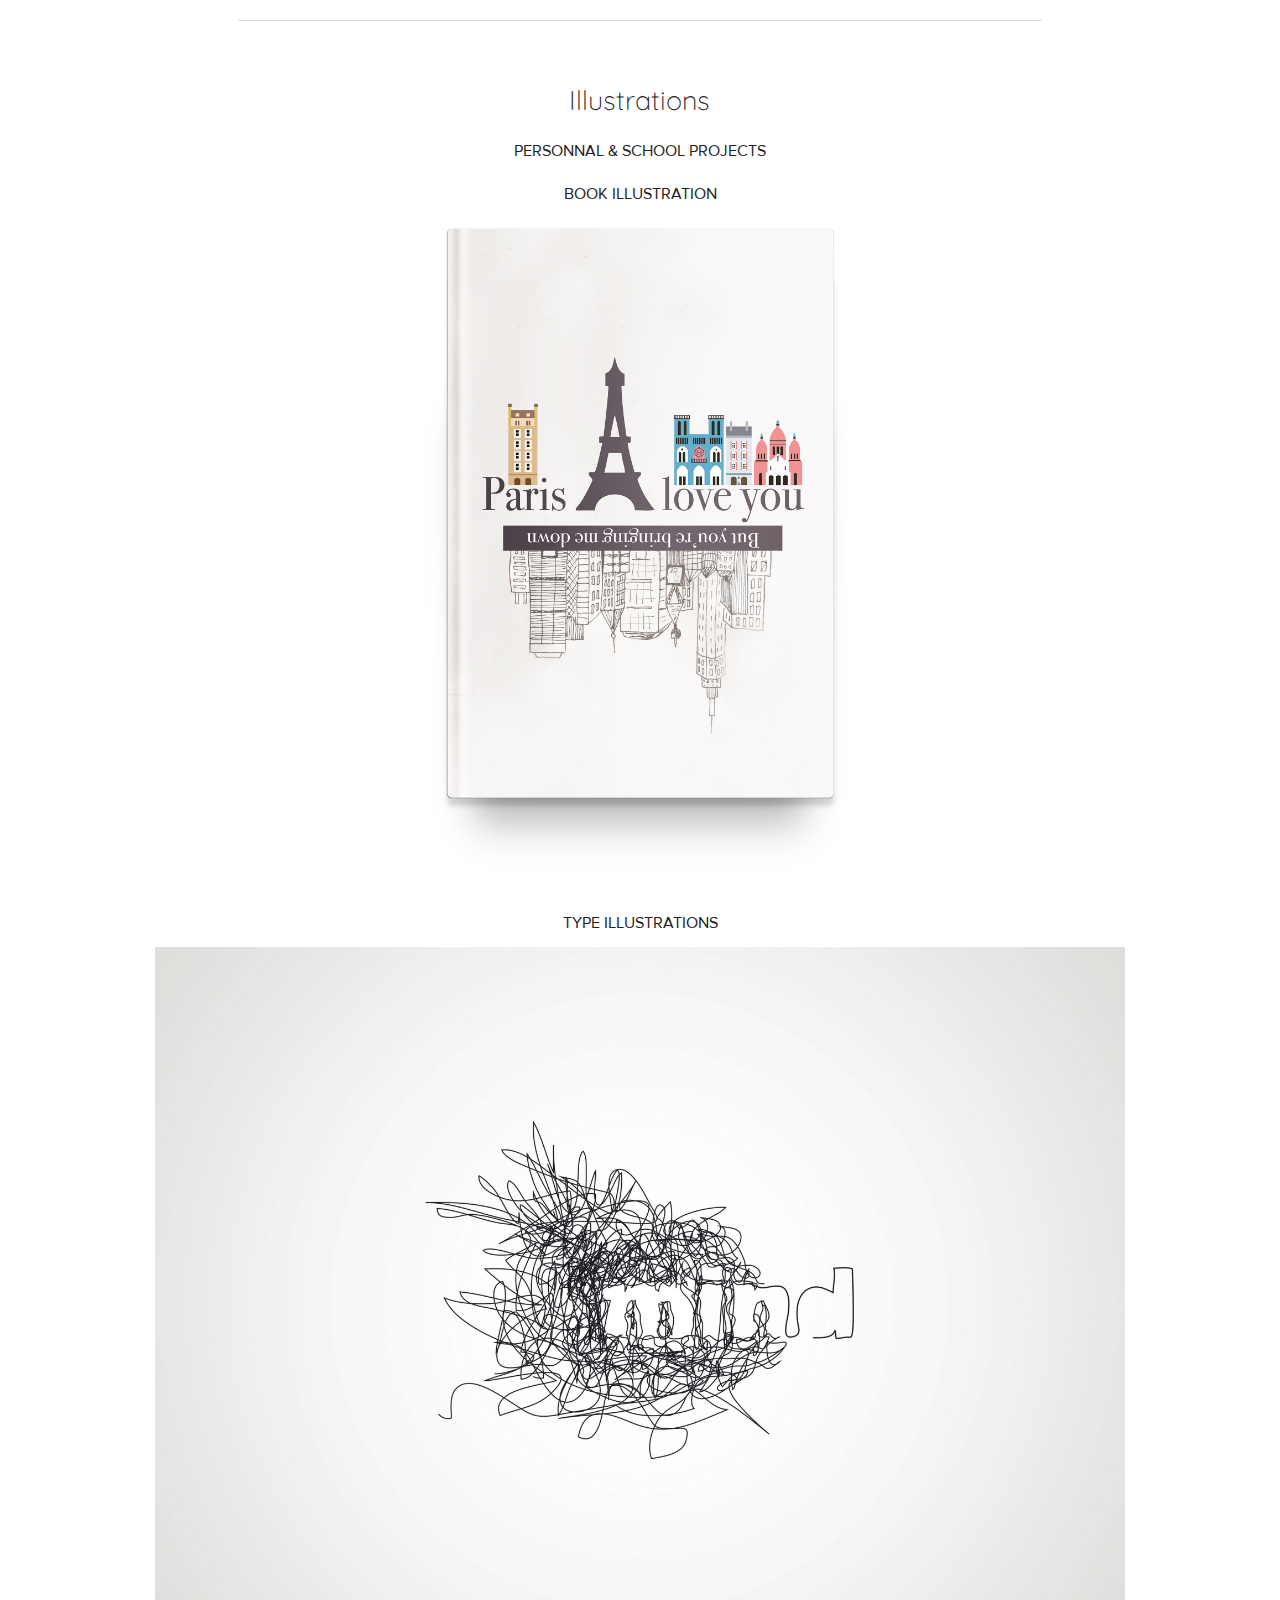
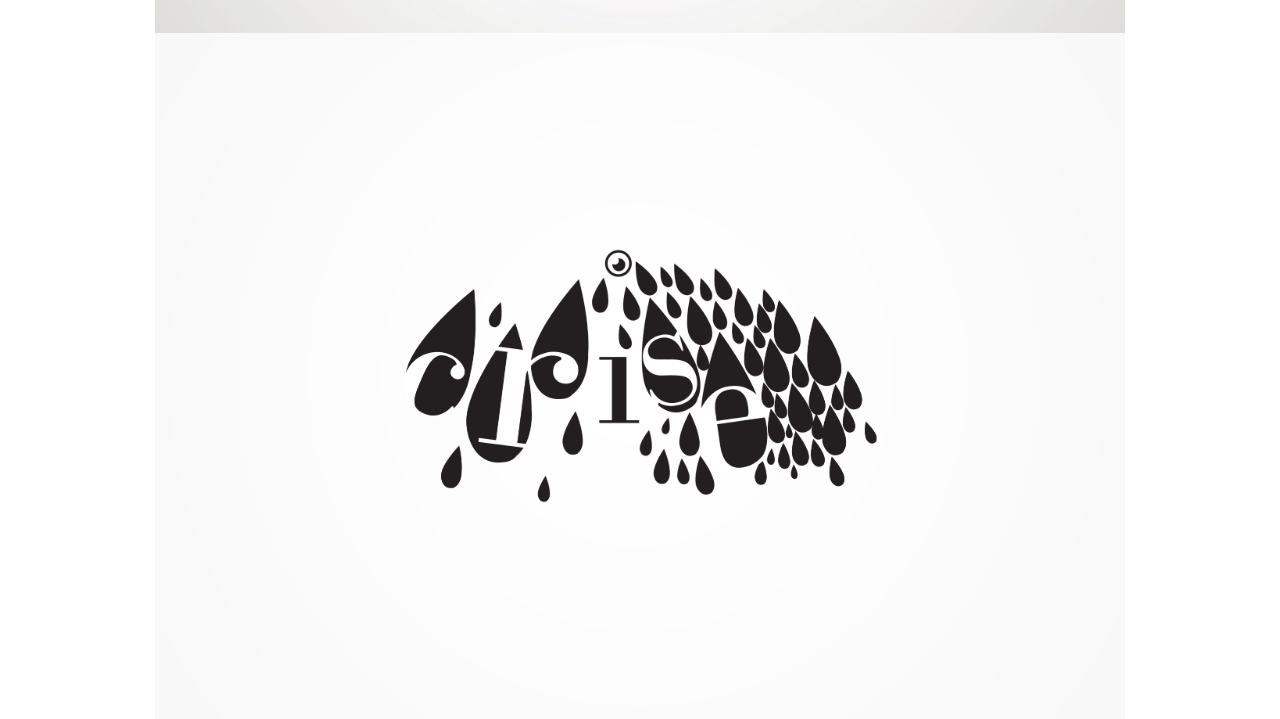
<file: illu.html>
<!doctype html>
<html class="no-js" lang="en">
  <head>
    <meta charset="utf-8" />
    <meta name="viewport" content="width=device-width, initial-scale=1.0" />
    <title>Illustrations | Jess' | Graphic designer</title>
    <link rel="stylesheet" href="css/style.css" />
    <script src="js/vendor/modernizr.js"></script>
	<link href='http://fonts.googleapis.com/css?family=Quicksand:300,400,700' rel='stylesheet' type='text/css'>
    <link href='http://fonts.googleapis.com/css?family=Open+Sans:400,300,600,700,800' rel='stylesheet' type='text/css'>
  </head>
  <body>
    


<section >  
  <div class="row">
    <div class="large-10 medium-10 medium-offset-1 columns">


   


    <hr>

      <div class="intro-text">
       <h3>Illustrations</h3>
       <h6 class="city text-center">Personnal & School projects</h6>
      </div>

     

  </div>

</div>


  <div class="row">
    <div class="large-12 medium-12  columns">


      <h6 class="city text-center">Book illustration</h6>
      <img class="img-responsive" src="img/parisiloveu.jpg">
     
      <h6 class="city text-center">Type illustrations</h6>
      <img class="img-responsive" src="img/mind.jpg">
      <img class="img-responsive" src="img/crise.jpg">
      




     </div>

    </div>

</section> 





    
    <script src="js/vendor/jquery.js"></script>
    <script src="js/foundation.min.js"></script>
    <script>
      $(document).foundation();
    </script>

  </body>
</html>

<!-- Localized -->
</file>
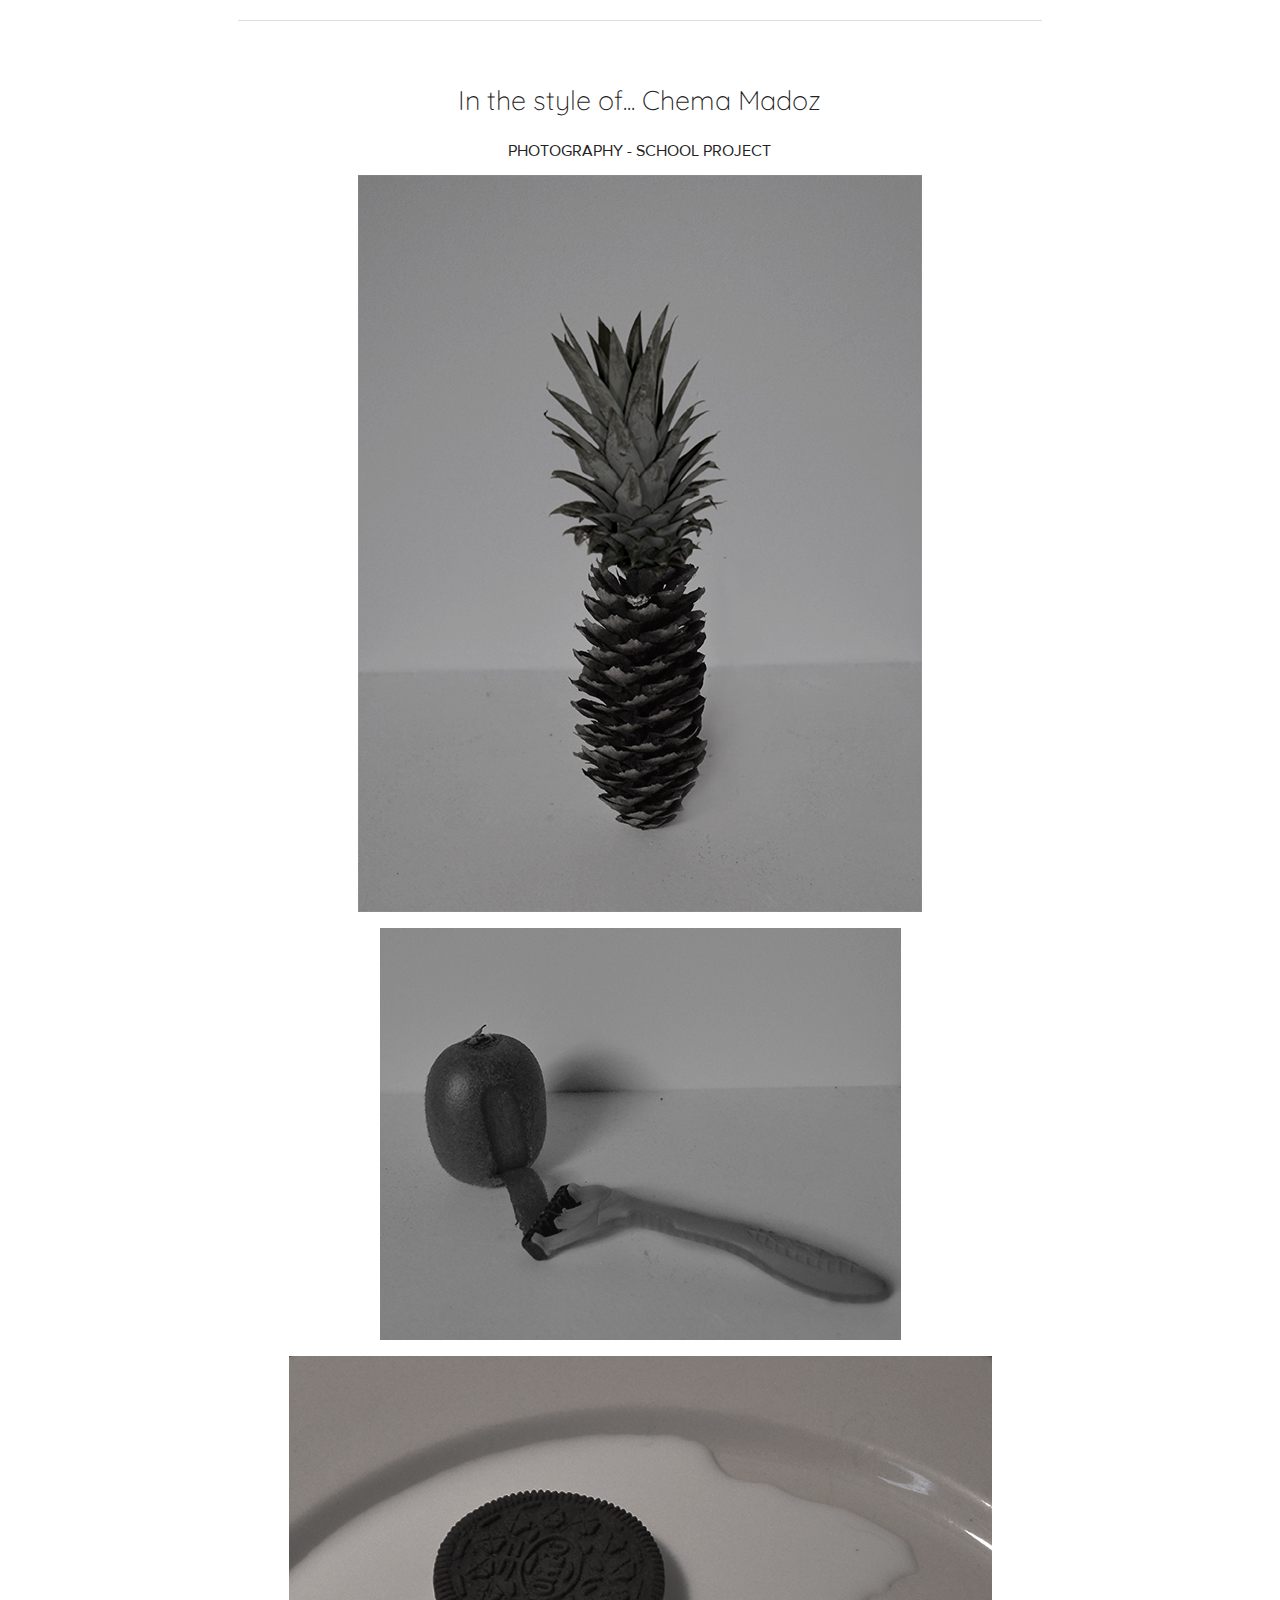
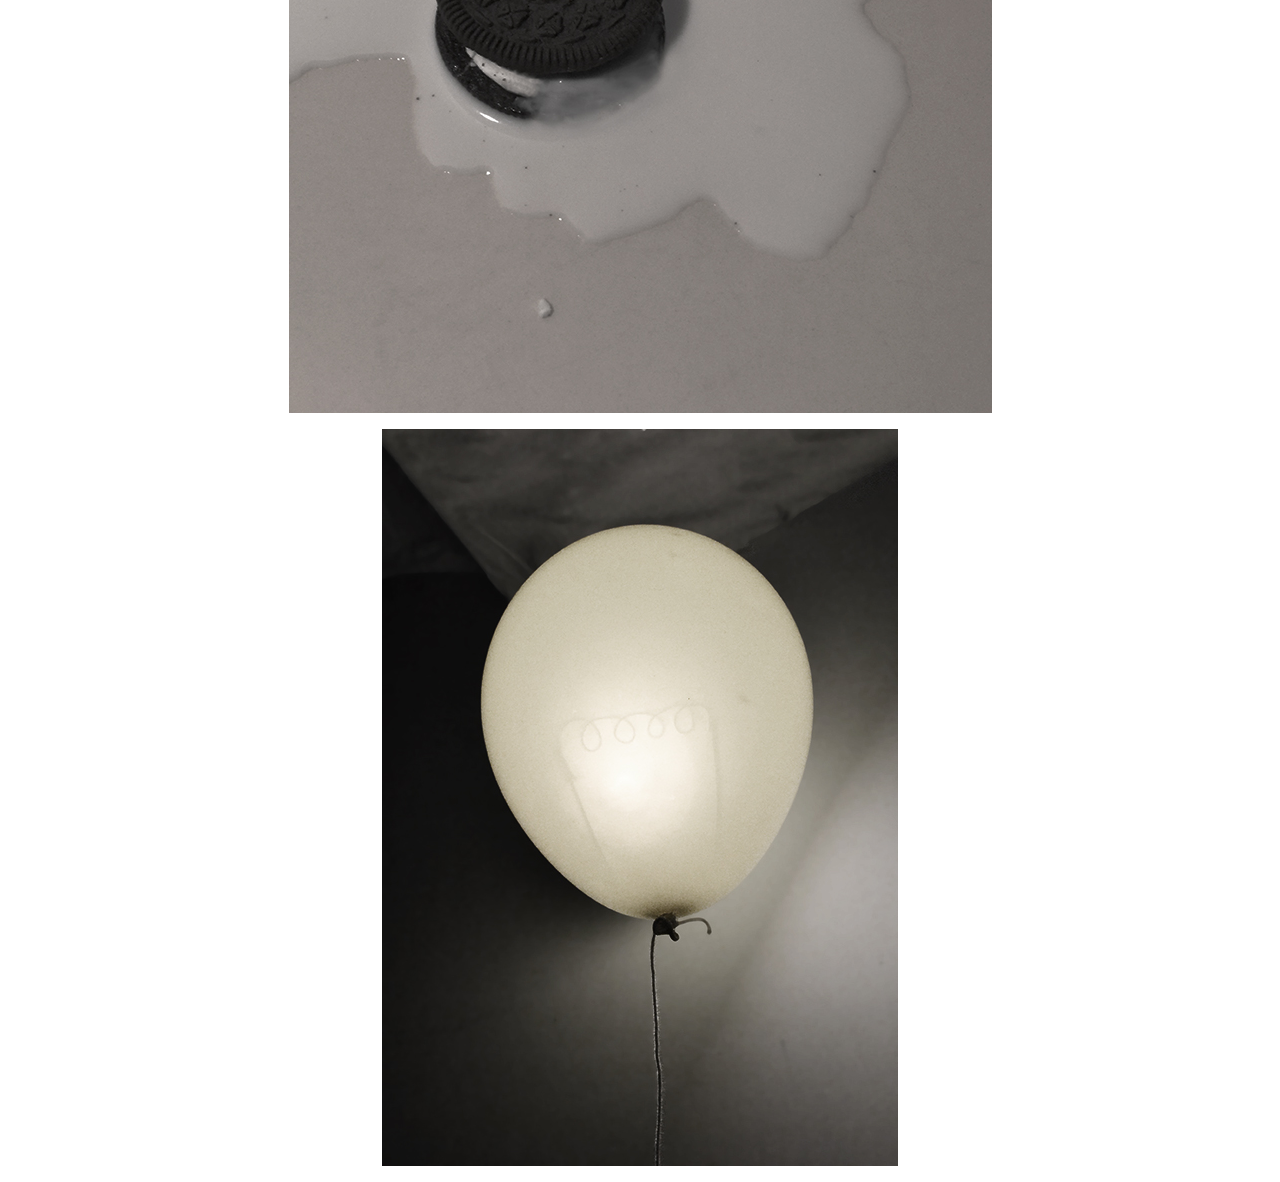
<file: madoz.html>
<!doctype html>
<html class="no-js" lang="en">
  <head>
    <meta charset="utf-8" />
    <meta name="viewport" content="width=device-width, initial-scale=1.0" />
    <title>Chema Madoz | Jess' | Graphic designer</title>
    <link rel="stylesheet" href="css/style.css" />
    <script src="js/vendor/modernizr.js"></script>
	<link href='http://fonts.googleapis.com/css?family=Quicksand:300,400,700' rel='stylesheet' type='text/css'>
    <link href='http://fonts.googleapis.com/css?family=Open+Sans:400,300,600,700,800' rel='stylesheet' type='text/css'>
  </head>
  <body>
    


<section >  
  <div class="row">
    <div class="large-10 medium-10 medium-offset-1 columns">


   


    <hr>

      <div class="intro-text">
       <h3>In the style of... Chema Madoz</h3>
       <h6 class="city text-center">Photography - School project</h6>
      </div>

     

  </div>

</div>


  <div class="row">
    <div class="large-12 medium-12  columns">

<div class="text-center">

<img class="img-responsive" src="img/madoz1.jpg">
<br /><br />
<img class="img-responsive" src="img/madoz2.jpg">
<br /><br />
<img class="img-responsive" src="img/madoz3.jpg">
<br /><br />
<img class="img-responsive" src="img/madoz4.jpg">
<br /><br />

</div>


    </div>

    </div>

</section> 





    
    <script src="js/vendor/jquery.js"></script>
    <script src="js/foundation.min.js"></script>
    <script>
      $(document).foundation();
    </script>

  </body>
</html>

<!-- Localized -->
</file>
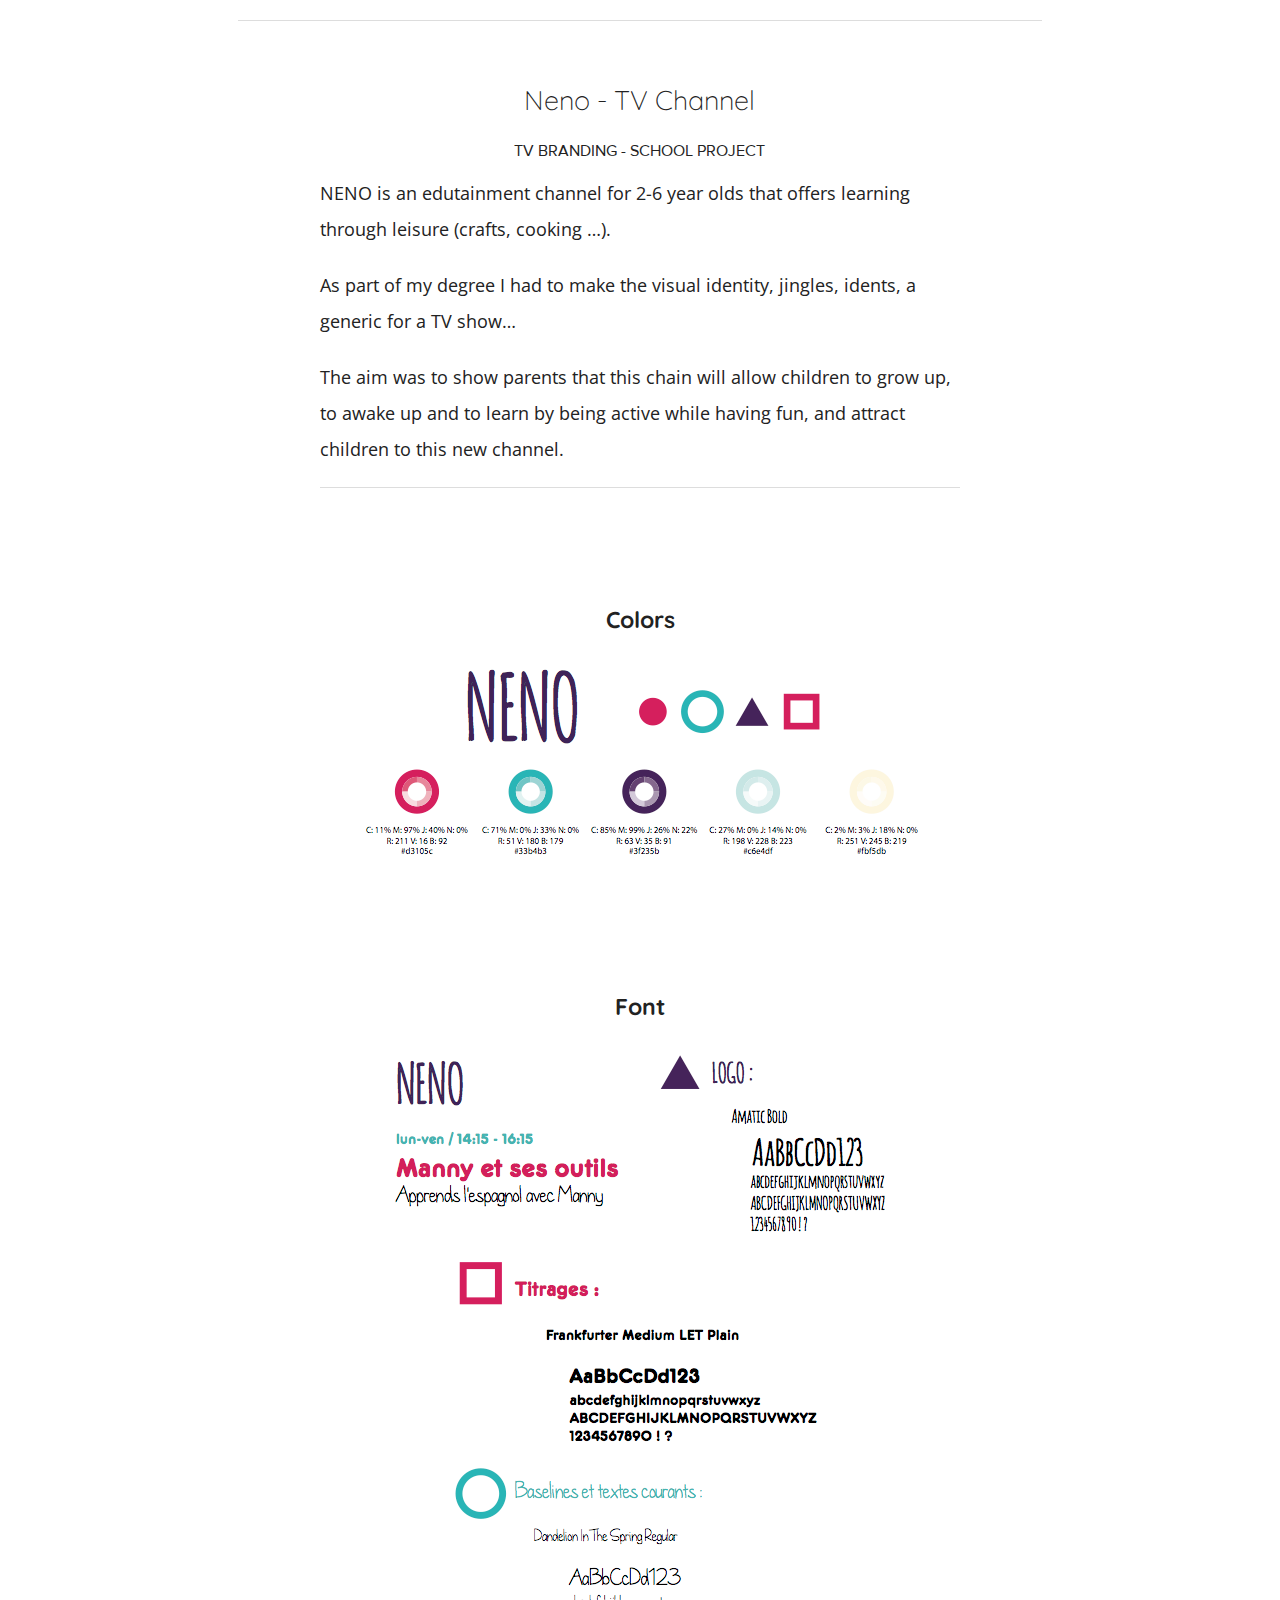
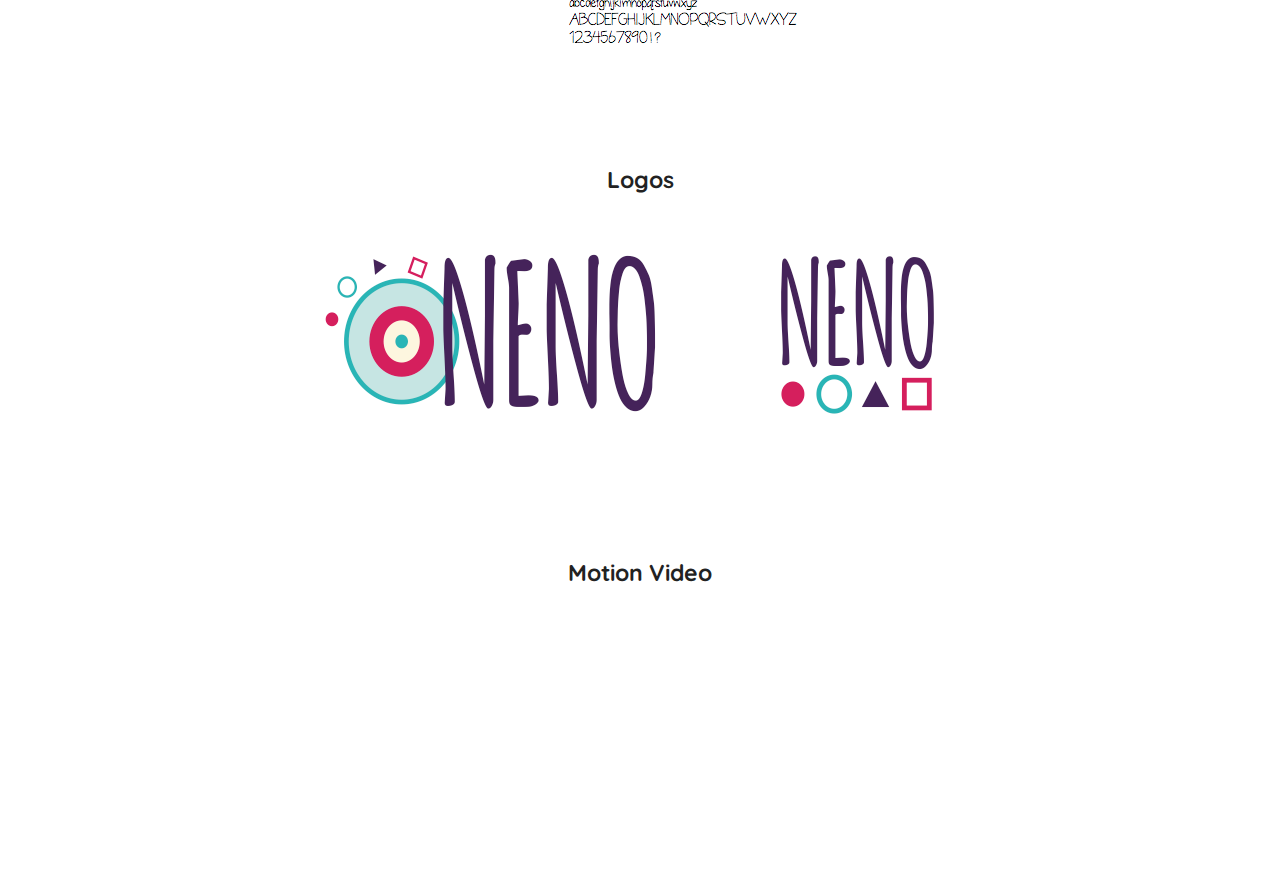
<file: neno.html>
<!doctype html>
<html class="no-js" lang="en">
  <head>
    <meta charset="utf-8" />
    <meta name="viewport" content="width=device-width, initial-scale=1.0" />
    <title>Neno | Jess' | Graphic Designer</title>
    <link rel="stylesheet" href="css/style.css" />
    <script src="js/vendor/modernizr.js"></script>
	<link href='http://fonts.googleapis.com/css?family=Quicksand:300,400,700' rel='stylesheet' type='text/css'>
    <link href='http://fonts.googleapis.com/css?family=Open+Sans:400,300,600,700,800' rel='stylesheet' type='text/css'>
  </head>
  <body>
    


<section >  
  <div class="row">
    <div class="large-10 medium-10 medium-offset-1 columns">

 
    <hr>

      <div class="intro-text">
       <h3>Neno - TV Channel</h3>
       <h6 class="city text-center">TV Branding -  School project</h6>
      </div>

     <div class="large-10 medium-10 medium-offset-1 columns">
       <p>NENO is an edutainment channel for 2-6 year olds that offers learning through leisure (crafts, cooking …). </p>  

       <p>As part of my degree I had to make the visual identity, jingles, idents, a generic for a TV show… </p>
		<p>The aim was to show parents that this chain will allow children to grow up, to awake up and to learn by being active while having fun, and attract children to this new channel.</p>
     

        <hr>
     </div>

  </div>

</div>


  <div class="row">
    <div class="large-12 medium-12  columns">
 <div class="text-center">
<h4>Colors</h4>

<img src="img/neno-color.png" class="img-responsive">

<h4>Font</h4>

<img class="img-responsive" src="img/neno-font.png"> 

<h4>Logos</h4>

<img class="img-responsive" src="img/neno-logo.png">

<h4>Motion Video</h4>
<div class="row">
<div class="medium-10 medium-offset-1">
<iframe src="//player.vimeo.com/video/92963013?portrait=0&amp;color=1cc9b2" width="500" height="281" frameborder="0" webkitallowfullscreen mozallowfullscreen allowfullscreen></iframe></div>
</div>  

  </div>

    </div>

    </div>

</section> 





    
    <script src="js/vendor/jquery.js"></script>
    <script src="js/foundation.min.js"></script>
    <script>
      $(document).foundation();
    </script>

  </body>
</html>

<!-- Localized -->
</file>
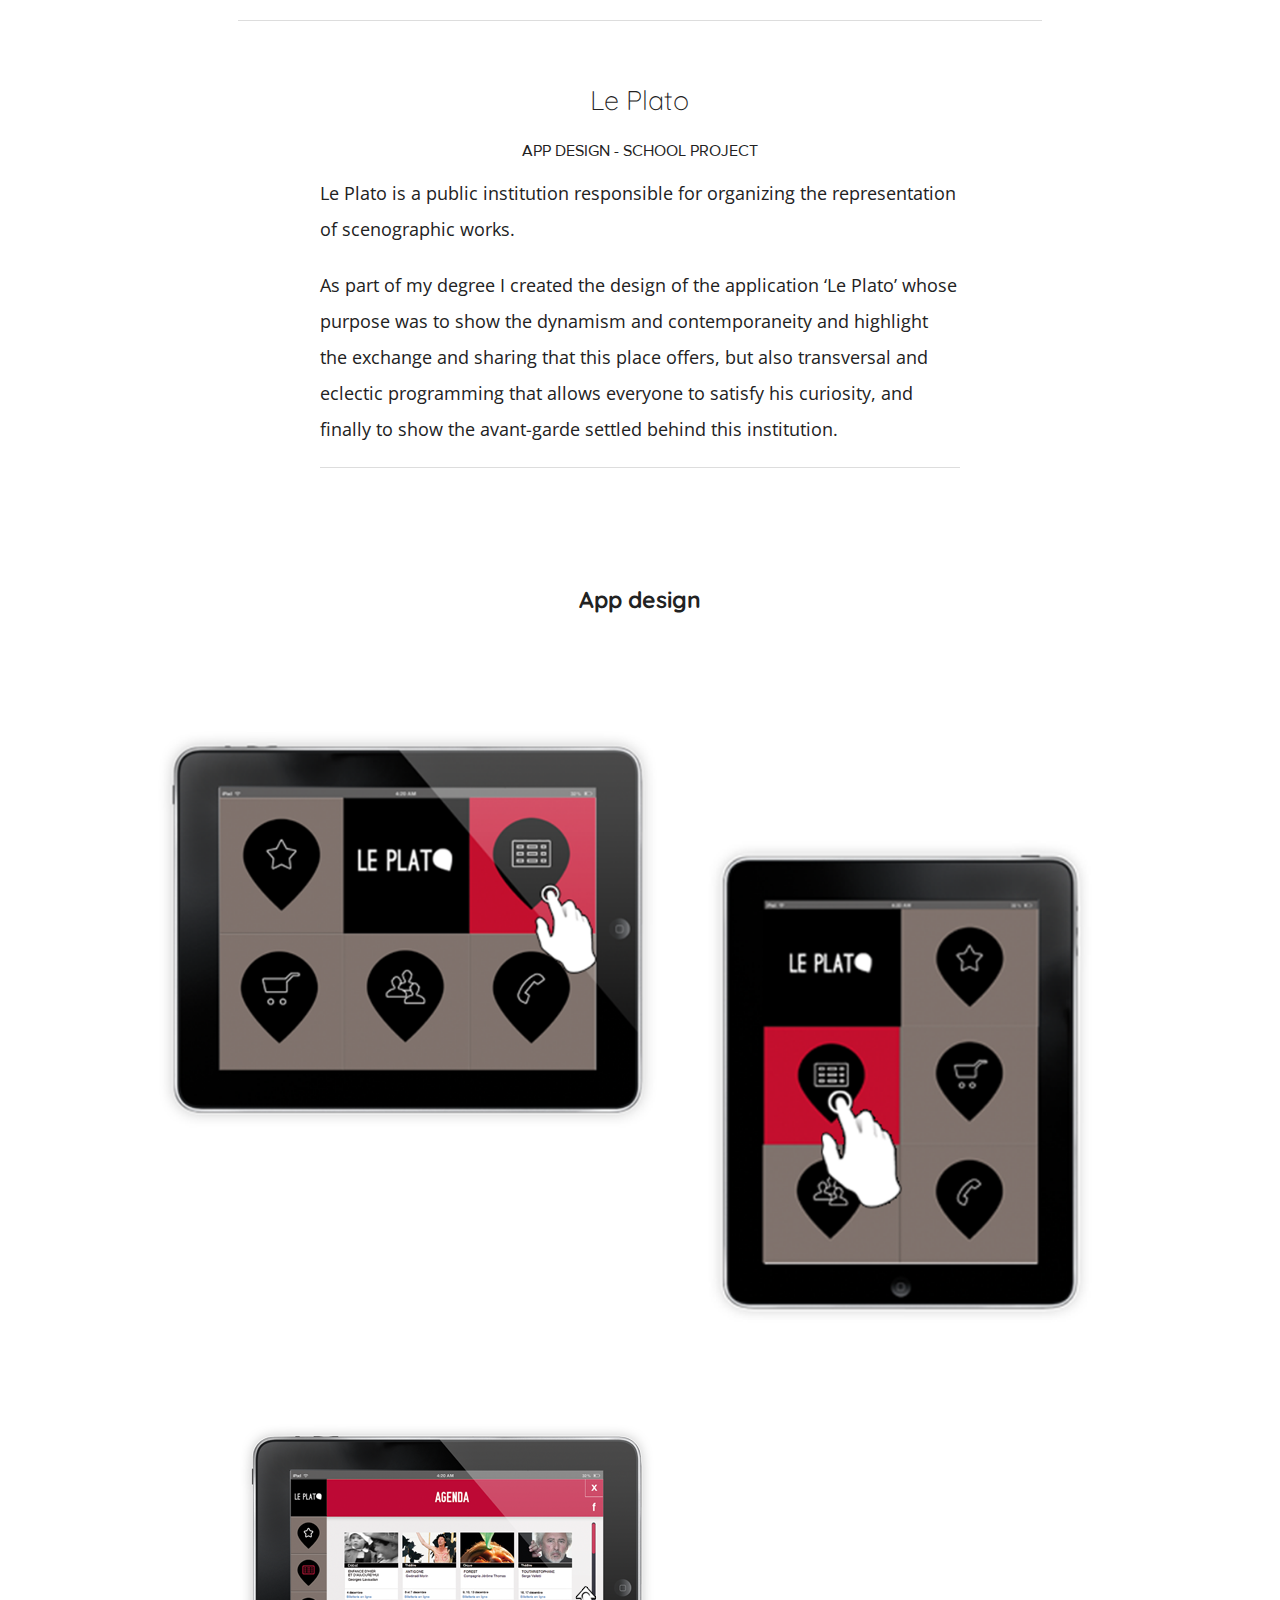
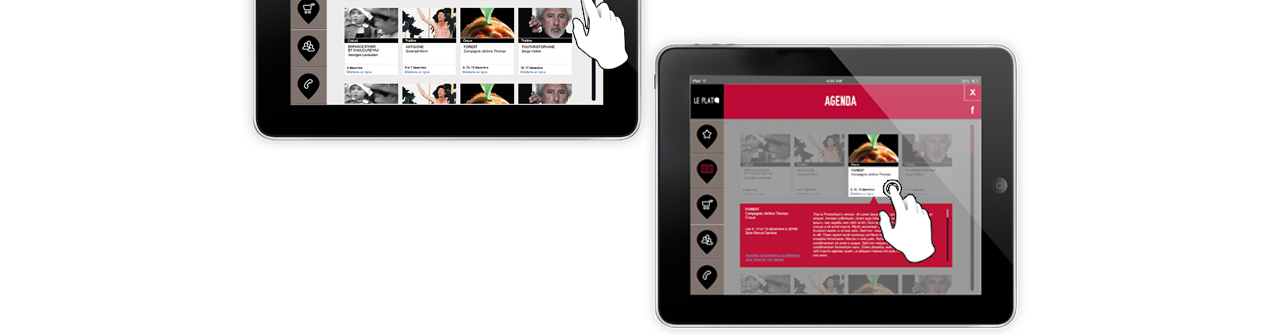
<file: plato.html>
<!doctype html>
<html class="no-js" lang="en">
  <head>
    <meta charset="utf-8" />
    <meta name="viewport" content="width=device-width, initial-scale=1.0" />
    <title>Le Plato | Jess' | Graphic Designer</title>
    <link rel="stylesheet" href="css/style.css" />
    <script src="js/vendor/modernizr.js"></script>
	<link href='http://fonts.googleapis.com/css?family=Quicksand:300,400,700' rel='stylesheet' type='text/css'>
    <link href='http://fonts.googleapis.com/css?family=Open+Sans:400,300,600,700,800' rel='stylesheet' type='text/css'>
  </head>
  <body>
    


<section >  
  <div class="row">
    <div class="large-10 medium-10 medium-offset-1 columns">


    <hr>

      <div class="intro-text">
       <h3>Le Plato</h3>
       <h6 class="city text-center">App design - School project</h6>
      </div>

     <div class="large-10 medium-10 medium-offset-1 columns">
       <p>Le Plato is a public institution responsible for organizing the representation of scenographic works.</p><p> As part of my degree I created the design of the application ‘Le Plato’ whose purpose was to show the dynamism and contemporaneity and highlight the exchange and sharing that this place offers, but also transversal and eclectic programming that allows everyone to satisfy his curiosity, and finally to show the avant-garde settled behind this institution.</p>  
     

        <hr>
     </div>

  </div>

</div>


  <div class="row">
    <div class="large-12 medium-12  columns">
 <div class="text-center">
<h4>App design</h4>

<img src="img/plato.png" class="img-responsive">
<br /><br />
<img src="img/plato2.png" class="img-responsive">

  </div>

    </div>

    </div>

</section> 





    
    <script src="js/vendor/jquery.js"></script>
    <script src="js/foundation.min.js"></script>
    <script>
      $(document).foundation();
    </script>

  </body>
</html>

<!-- Localized -->
</file>
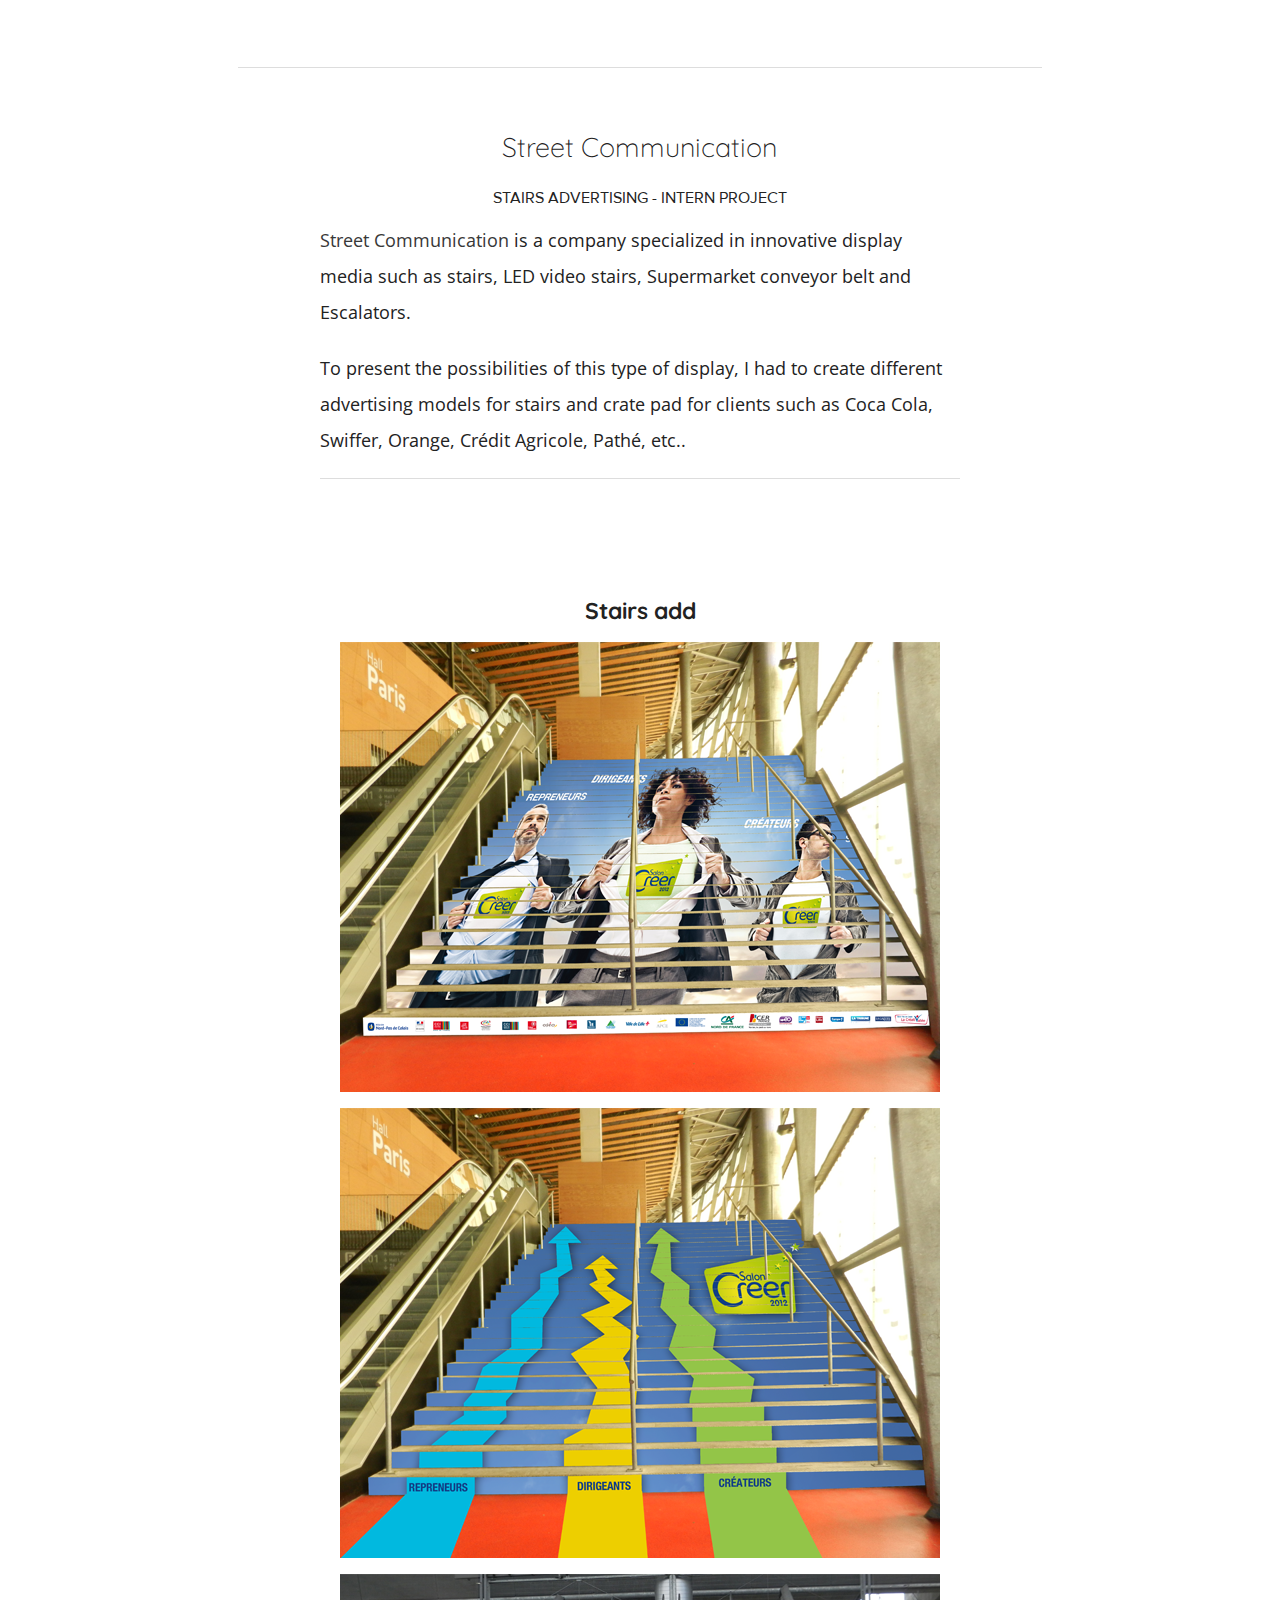
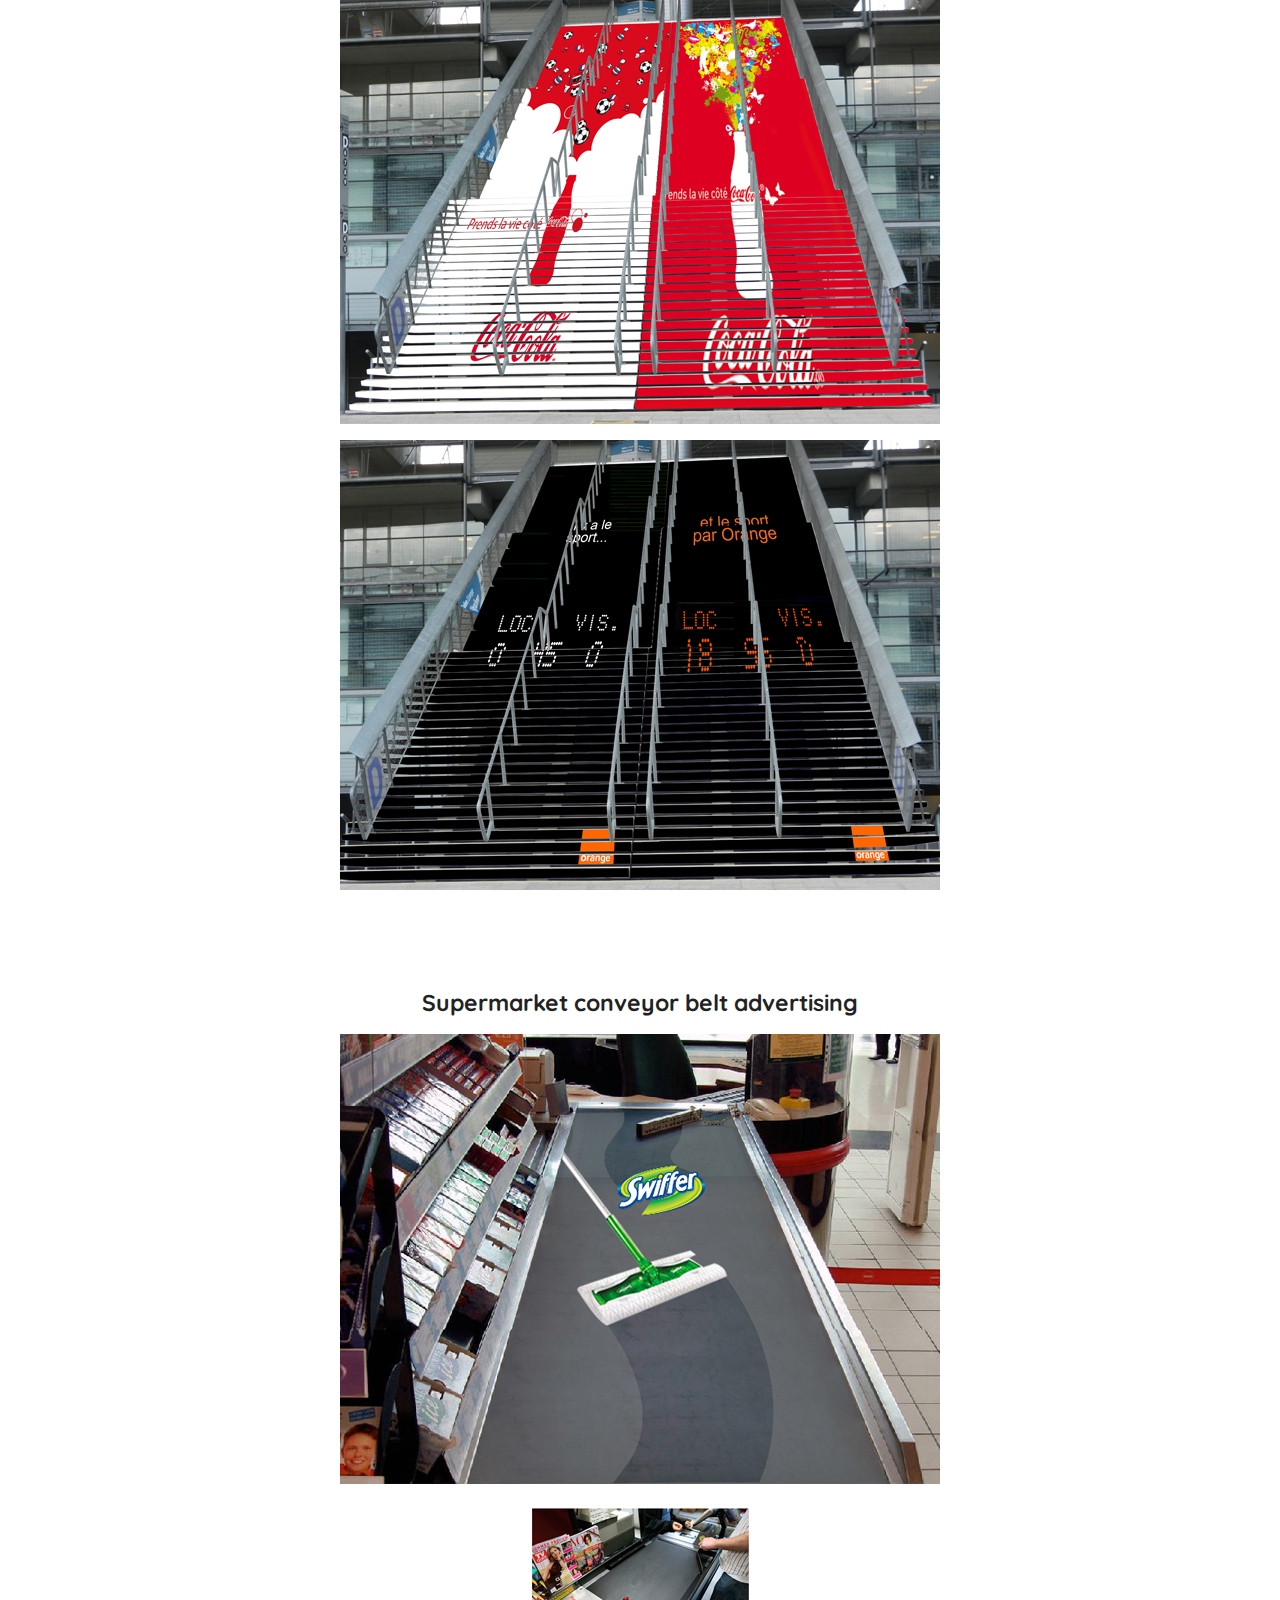
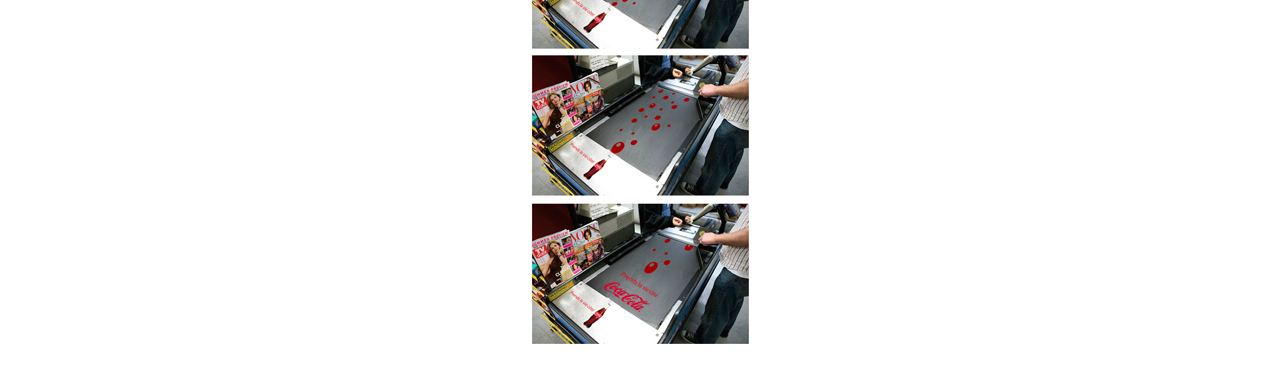
<file: street.html>
<!doctype html>
<html class="no-js" lang="en">
  <head>
    <meta charset="utf-8" />
    <meta name="viewport" content="width=device-width, initial-scale=1.0" />
    <title>Street Communication | Jess' | Graphic Designer</title>
    <link rel="stylesheet" href="css/style.css" />
    <script src="js/vendor/modernizr.js"></script>
	<link href='http://fonts.googleapis.com/css?family=Quicksand:300,400,700' rel='stylesheet' type='text/css'>
    <link href='http://fonts.googleapis.com/css?family=Open+Sans:400,300,600,700,800' rel='stylesheet' type='text/css'>
  </head>
  <body>
    


<section >  
  <div class="row">
    <div class="large-10 medium-10 medium-offset-1 columns">

    <div class="view-website-btn">

          <a href="http://www.streetcommunication.fr/" target="_blank" class="small round button">View Website</a>

    </div>

    <hr>

      <div class="intro-text">
       <h3>Street Communication</h3>
       <h6 class="city text-center">Stairs advertising - Intern project</h6>
      </div>

     <div class="large-10 medium-10 medium-offset-1 columns">
       <p><a href="http://www.streetcommunication.fr/" class="underline" target="_blank">Street Communication</a> is a company specialized in innovative display media such as stairs, LED video stairs, Supermarket conveyor belt and Escalators.</p><p> To present the possibilities of this type of display, I had to create different advertising models for stairs and crate pad for clients such as Coca Cola, Swiffer, Orange, Crédit Agricole, Pathé, etc..</p>  

     

        <hr>
     </div>

  </div>

</div>


  <div class="row">
    <div class="large-12 medium-12  columns">
 <div class="text-center">
<h4>Stairs add</h4>

<img src="img/street1.png" class="img-responsive">
<br /><br />
<img src="img/street2.png" class="img-responsive">
<br /><br />
<img src="img/street3.png" class="img-responsive">
<br /><br />
<img src="img/street4.png" class="img-responsive">

<h4>Supermarket conveyor belt advertising</h4>
<img src="img/street5.png" class="img-responsive">
<br /><br />
<img src="img/street6.png" class="img-responsive">
<br /><br />

  </div>

    </div>

    </div>

</section> 





    
    <script src="js/vendor/jquery.js"></script>
    <script src="js/foundation.min.js"></script>
    <script>
      $(document).foundation();
    </script>

  </body>
</html>

<!-- Localized -->
</file>
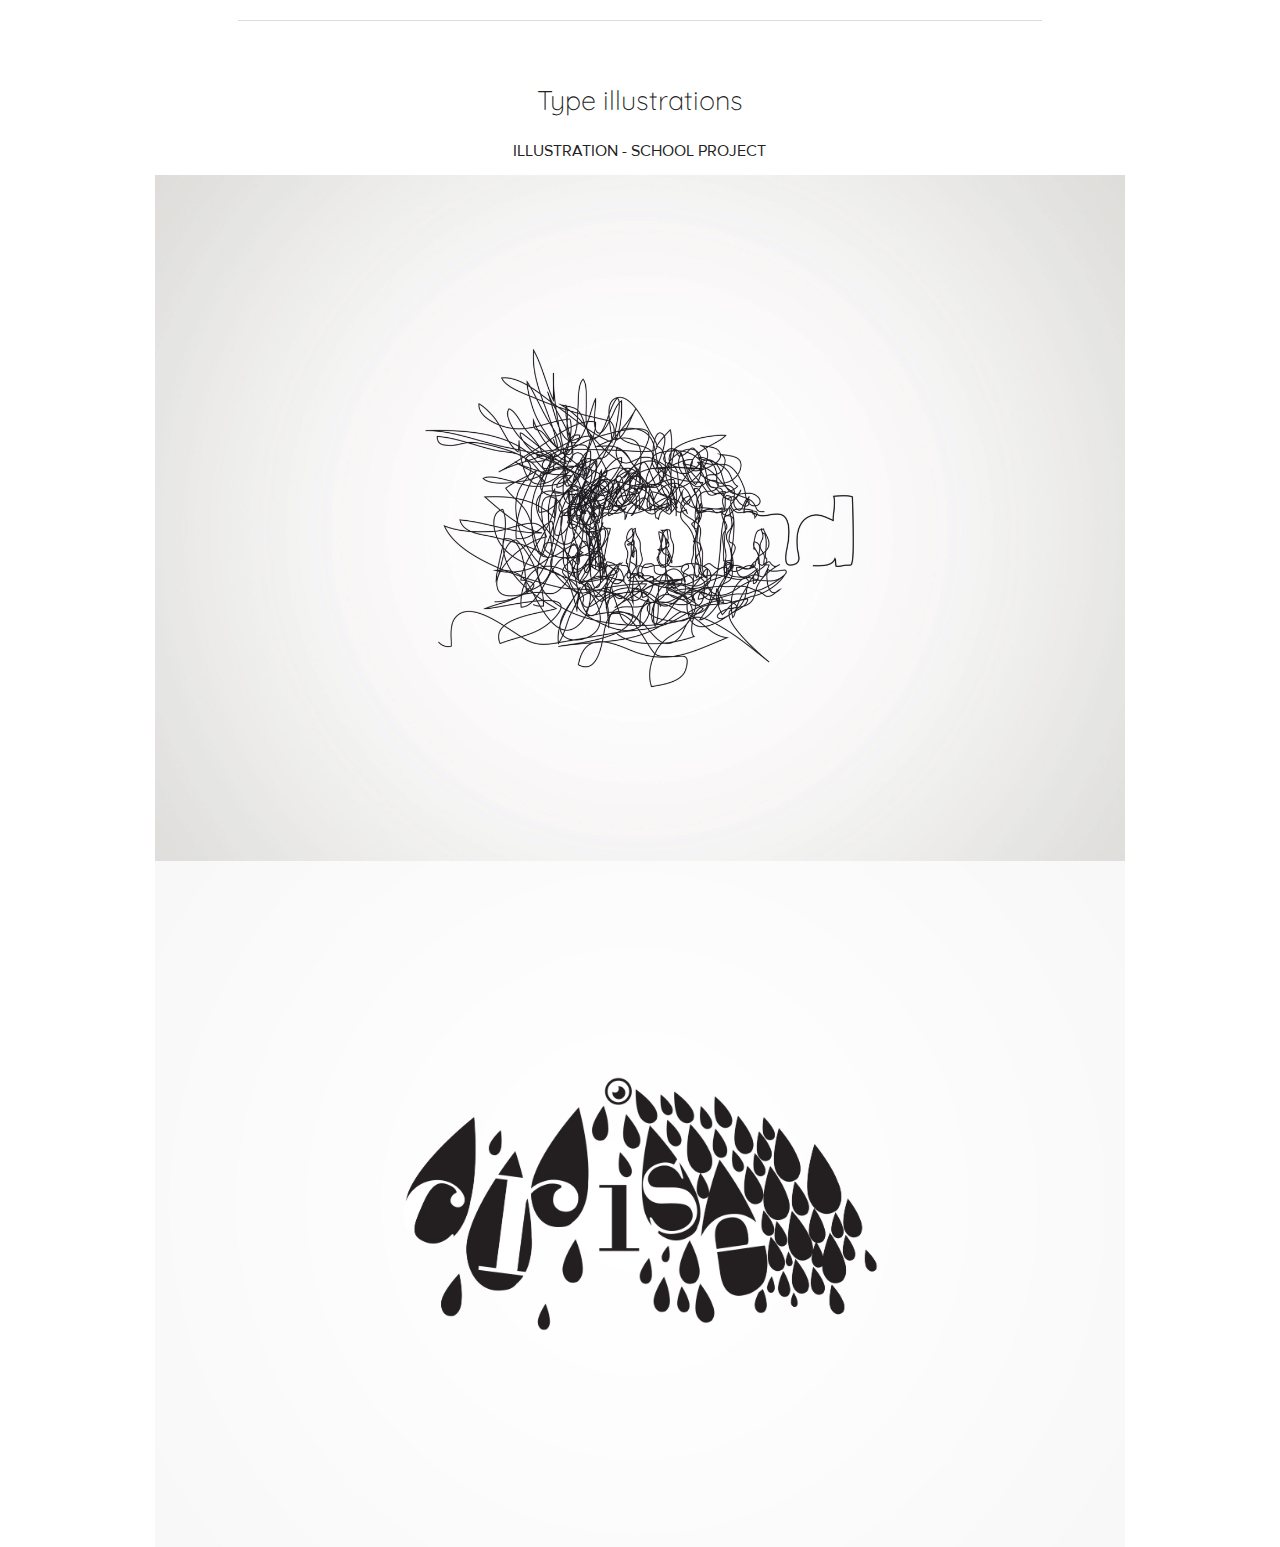
<file: typeillu.html>
<!doctype html>
<html class="no-js" lang="en">
  <head>
    <meta charset="utf-8" />
    <meta name="viewport" content="width=device-width, initial-scale=1.0" />
    <title>Type Illustration | Jess' | Graphic designer</title>
    <link rel="stylesheet" href="css/style.css" />
    <script src="js/vendor/modernizr.js"></script>
	<link href='http://fonts.googleapis.com/css?family=Quicksand:300,400,700' rel='stylesheet' type='text/css'>
    <link href='http://fonts.googleapis.com/css?family=Open+Sans:400,300,600,700,800' rel='stylesheet' type='text/css'>
  </head>
  <body>
    


<section >  
  <div class="row">
    <div class="large-10 medium-10 medium-offset-1 columns">


   


    <hr>

      <div class="intro-text">
       <h3>Type illustrations</h3>
       <h6 class="city text-center">Illustration - School project</h6>
      </div>

     

  </div>

</div>


  <div class="row">
    <div class="large-12 medium-12  columns">



      <img class="img-responsive" src="img/mind.jpg">
      <img class="img-responsive" src="img/crise.jpg">




     </div>

    </div>

</section> 





    
    <script src="js/vendor/jquery.js"></script>
    <script src="js/foundation.min.js"></script>
    <script>
      $(document).foundation();
    </script>

  </body>
</html>

<!-- Localized -->
</file>
<file: css/style.css>
@font-face {
  font-family: 'Proxima Nova';
  src: url('fonts/ProximaNova-Reg.ttf');
  src: url('fonts/ProximaNova-Reg.ttf')  format('truetype');
}

meta.foundation-version {
  font-family: "/5.2.2/"; }

meta.foundation-mq-small {
  font-family: "/only screen/";
  width: 0em; }

meta.foundation-mq-medium {
  font-family: "/only screen and (min-width:40.063em)/";
  width: 40.063em; }

meta.foundation-mq-large {
  font-family: "/only screen and (min-width:64.063em)/";
  width: 64.063em; }

meta.foundation-mq-xlarge {
  font-family: "/only screen and (min-width:90.063em)/";
  width: 90.063em; }

meta.foundation-mq-xxlarge {
  font-family: "/only screen and (min-width:120.063em)/";
  width: 120.063em; }

meta.foundation-data-attribute-namespace {
  font-family: false; }

html, body {
  height: 100%; }

*,
*:before,
*:after {
  -webkit-box-sizing: border-box;
  -moz-box-sizing: border-box;
  box-sizing: border-box; }

html,
body {
  font-size: 100%; }

body {
  background: white;
  color: #222222;
  padding: 0;
  margin: 0;
  font-family: 'Proxima Nova', "Helvetica Neue", "Helvetica", Helvetica, Arial, sans-serif;
  font-weight: normal;
  font-style: normal;
  line-height: 1;
  position: relative;
  cursor: default; }

a:hover {
  cursor: pointer; }

.reveal-modal{
    position : fixed !important;
    top: 7% !important;
}

img {
  max-width: 100%;
  height: auto;
   }

img {
  -ms-interpolation-mode: bicubic; }

.section-padding {
  padding-top: 120px;
  padding-bottom: 120px;
}

.logo {
position:relative;
top:100px;
float: right;
z-index:99999;
}
.logo a {
width:73px;
height:56px;
text-indent:-9999px;
display:block;
}


a.about-tooltip {
    position:relative;    
    color:#b2564e;
    text-decoration:none;
}

a.about-tooltip:before {
    content:"";
    color:#c2c2ae;
}

a.about-tooltip span {
    padding: 20px 15px;
    background:#222222;
    border:1px solid #222222;
    border-radius:3px;
    min-width: 200px;
    position:absolute;
    font-size: 14px;
    line-height: 1.5;
    top: 45px;
    left: -10px;
    color:#fff;
    box-shadow:0px 1px 0px #fff;
    text-align:center;
    opacity:0;
    -moz-transition: opacity .5s ease; 
    -webkit-transition: opacity .5s ease;
    -o-transition:opacity .5s ease;
    transition: opacity .5s ease;
}

a.about-tooltip span:before {
    width: 0;
    height: 0;
    border-left: 5px solid transparent;
    border-right: 5px solid transparent;
    border-bottom: 5px solid #222222;
    z-index:5;
    content: " ";
    position:absolute;
    top:-5px;
    left:48%;
}

a.about-tooltip span:after {
    width: 0;
    height: 0;
    border-left: 5px solid transparent;
    border-right: 5px solid transparent;
    border-bottom: 5px solid #222222;
    display:block;
    content: " ";
    position:absolute;
    top:-6px;
    left:48%;
}

a.about-tooltip:hover span {
    opacity:1;
}

h2 {

  text-align: center;
}

h3 {
  font-weight: 100 !important;
  text-align: center;
}

h6 {
  text-align: center;
  font-family: 'Proxima Nova', "Helvetica Neue", "Helvetica", Helvetica, Arial, sans-serif !important;
  font-weight: 500 !important;
  text-transform: uppercase;
}
ul{list-style: none;}
.modal-frame {
  height: 600px;
}

.sub-link {
  margin-top: 35px;
}
.bottom-section {
  width: 40px;
  margin: 0 auto;
  z-index: 9999;
}

.arrow-down {
  margin-top: 0px;
  width: 0; 
  height: 0; 
  border-left: 20px solid transparent;
  border-right: 20px solid transparent;
  
  border-top: 20px solid #f2f2f2;
}

a.underline {
  color: #383838;
  text-decoration: none;
  border-bottom: 1px solid #fff;
  line-height: inherit; 
        -o-transition:.5s;
        -ms-transition:.5s;
        -moz-transition:.5s;
        -webkit-transition:.5s;
        transition:.5s;}
  
  .underline:hover, a:focus {
    color: #13A89E;
    border-bottom: 1px solid #13A89E;
     }

.thin {
  font-weight: 100;
}


#about {
  background: #f2f2f2;
}

#contact {
  background: #f2f2f2;
}

#work {
  background: #fff;
}

.home {
  padding-top: 86px;
  padding-bottom: 200px;
 background-image: url(../img/home.png);
}

.top-bar-section ul li a:hover {
  background-color: #fff !important;
  color: #383838 !important;
}

.middle-text {
  padding-top: 20px;
  padding-bottom: 30px;
}
.intro-text {
  padding-top: 30px;
}
.intro-text img{margin: 0 auto; display:block;}

.brand-logo {
  display: block;
  max-width: 200px;
  margin-left: -4px;
}

.brand-logo.big {
  max-width: 250px !important;
}

.brand-logo.small {
  max-width: 100px !important;
}

.brand-logo-medium {
  max-width: 150px !important;
  margin-top: 8px !important;
}

.brand-title {
  text-align: left;
  font-size: 30px;
  font-weight: 700 !important;
  margin-bottom: -10px !important;
}

.brand-logo-modal {
  display: block;
  max-width: 200px;
  float: left;
  margin-top: -3px;
}

.view-website-btn {
  float: right;
}

.pinfo {
  text-align: left;
  color: #999;
}

.project {
  padding: 100px 0 50px 0;
}


#sndchk {
  margin-top: 5px;
}

h4 {
  margin-top: 90px !important;
  text-align: center;
}

#map_canvas img,
#map_canvas embed,
#map_canvas object,
.map_canvas img,
.map_canvas embed,
.map_canvas object {
  max-width: none !important; }

.left {
  float: left !important; }

.right {
  float: right !important; }

.clearfix {
  *zoom: 1; }
  .clearfix:before, .clearfix:after {
    content: " ";
    display: table; }
  .clearfix:after {
    clear: both; }

.hide {
  display: none; }

.antialiased {
  -webkit-font-smoothing: antialiased;
  -moz-osx-font-smoothing: grayscale; }

img {
  display: inline-block;
  vertical-align: middle; }

textarea {
  height: auto;
  min-height: 50px; }

select {
  width: 100%; }

.row {
  width: 100%;
  margin-left: auto;
  margin-right: auto;
  margin-top: 0;
  margin-bottom: 0;
  max-width: 62.5em;
  *zoom: 1; }
  .row:before, .row:after {
    content: " ";
    display: table; }
  .row:after {
    clear: both; }
  .row.collapse > .column,
  .row.collapse > .columns {
    padding-left: 0;
    padding-right: 0; }
  .row.collapse .row {
    margin-left: 0;
    margin-right: 0; }
  .row .row {
    width: auto;
    margin-left: -0.9375em;
    margin-right: -0.9375em;
    margin-top: 0;
    margin-bottom: 0;
    max-width: none;
    *zoom: 1; }
    .row .row:before, .row .row:after {
      content: " ";
      display: table; }
    .row .row:after {
      clear: both; }
    .row .row.collapse {
      width: auto;
      margin: 0;
      max-width: none;
      *zoom: 1; }
      .row .row.collapse:before, .row .row.collapse:after {
        content: " ";
        display: table; }
      .row .row.collapse:after {
        clear: both; }

.column,
.columns {
  padding-left: 0.9375em;
  padding-right: 0.9375em;
  width: 100%;
  float: left; }

@media only screen {
  .small-push-0 {
    position: relative;
    left: 0%;
    right: auto; }

  .small-pull-0 {
    position: relative;
    right: 0%;
    left: auto; }

  .small-push-1 {
    position: relative;
    left: 8.33333%;
    right: auto; }

  .small-pull-1 {
    position: relative;
    right: 8.33333%;
    left: auto; }

  .small-push-2 {
    position: relative;
    left: 16.66667%;
    right: auto; }

  .small-pull-2 {
    position: relative;
    right: 16.66667%;
    left: auto; }

  .small-push-3 {
    position: relative;
    left: 25%;
    right: auto; }

  .small-pull-3 {
    position: relative;
    right: 25%;
    left: auto; }

  .small-push-4 {
    position: relative;
    left: 33.33333%;
    right: auto; }

  .small-pull-4 {
    position: relative;
    right: 33.33333%;
    left: auto; }

  .small-push-5 {
    position: relative;
    left: 41.66667%;
    right: auto; }

  .small-pull-5 {
    position: relative;
    right: 41.66667%;
    left: auto; }

  .small-push-6 {
    position: relative;
    left: 50%;
    right: auto; }

  .small-pull-6 {
    position: relative;
    right: 50%;
    left: auto; }

  .small-push-7 {
    position: relative;
    left: 58.33333%;
    right: auto; }

  .small-pull-7 {
    position: relative;
    right: 58.33333%;
    left: auto; }

  .small-push-8 {
    position: relative;
    left: 66.66667%;
    right: auto; }

  .small-pull-8 {
    position: relative;
    right: 66.66667%;
    left: auto; }

  .small-push-9 {
    position: relative;
    left: 75%;
    right: auto; }

  .small-pull-9 {
    position: relative;
    right: 75%;
    left: auto; }

  .small-push-10 {
    position: relative;
    left: 83.33333%;
    right: auto; }

  .small-pull-10 {
    position: relative;
    right: 83.33333%;
    left: auto; }

  .small-push-11 {
    position: relative;
    left: 91.66667%;
    right: auto; }

  .small-pull-11 {
    position: relative;
    right: 91.66667%;
    left: auto; }

  .column,
  .columns {
    position: relative;
    padding-left: 0.9375em;
    padding-right: 0.9375em;
    float: left; }

  .small-1 {
    width: 8.33333%; }

  .small-2 {
    width: 16.66667%; }

  .small-3 {
    width: 25%; }

  .small-4 {
    width: 33.33333%; }

  .small-5 {
    width: 41.66667%; }

  .small-6 {
    width: 50%; }

  .small-7 {
    width: 58.33333%; }

  .small-8 {
    width: 66.66667%; }

  .small-9 {
    width: 75%; }

  .small-10 {
    width: 83.33333%; }

  .small-11 {
    width: 91.66667%; }

  .small-12 {
    width: 100%; }

  [class*="column"] + [class*="column"]:last-child {
    float: right; }

  [class*="column"] + [class*="column"].end {
    float: left; }

  .small-offset-0 {
    margin-left: 0% !important; }

  .small-offset-1 {
    margin-left: 8.33333% !important; }

  .small-offset-2 {
    margin-left: 16.66667% !important; }

  .small-offset-3 {
    margin-left: 25% !important; }

  .small-offset-4 {
    margin-left: 33.33333% !important; }

  .small-offset-5 {
    margin-left: 41.66667% !important; }

  .small-offset-6 {
    margin-left: 50% !important; }

  .small-offset-7 {
    margin-left: 58.33333% !important; }

  .small-offset-8 {
    margin-left: 66.66667% !important; }

  .small-offset-9 {
    margin-left: 75% !important; }

  .small-offset-10 {
    margin-left: 83.33333% !important; }

  .small-offset-11 {
    margin-left: 91.66667% !important; }

  .small-reset-order,
  .small-reset-order {
    margin-left: 0;
    margin-right: 0;
    left: auto;
    right: auto;
    float: left; }

  .column.small-centered,
  .columns.small-centered {
    margin-left: auto;
    margin-right: auto;
    float: none; }

  .column.small-uncentered,
  .columns.small-uncentered {
    margin-left: 0;
    margin-right: 0;
    float: left !important; }

  .column.small-uncentered.opposite,
  .columns.small-uncentered.opposite {
    float: right; } }
@media only screen and (min-width: 40.063em) {
  .medium-push-0 {
    position: relative;
    left: 0%;
    right: auto; }

  .medium-pull-0 {
    position: relative;
    right: 0%;
    left: auto; }

  .medium-push-1 {
    position: relative;
    left: 8.33333%;
    right: auto; }

  .medium-pull-1 {
    position: relative;
    right: 8.33333%;
    left: auto; }

  .medium-push-2 {
    position: relative;
    left: 16.66667%;
    right: auto; }

  .medium-pull-2 {
    position: relative;
    right: 16.66667%;
    left: auto; }

  .medium-push-3 {
    position: relative;
    left: 25%;
    right: auto; }

  .medium-pull-3 {
    position: relative;
    right: 25%;
    left: auto; }

  .medium-push-4 {
    position: relative;
    left: 33.33333%;
    right: auto; }

  .medium-pull-4 {
    position: relative;
    right: 33.33333%;
    left: auto; }

  .medium-push-5 {
    position: relative;
    left: 41.66667%;
    right: auto; }

  .medium-pull-5 {
    position: relative;
    right: 41.66667%;
    left: auto; }

  .medium-push-6 {
    position: relative;
    left: 50%;
    right: auto; }

  .medium-pull-6 {
    position: relative;
    right: 50%;
    left: auto; }

  .medium-push-7 {
    position: relative;
    left: 58.33333%;
    right: auto; }

  .medium-pull-7 {
    position: relative;
    right: 58.33333%;
    left: auto; }

  .medium-push-8 {
    position: relative;
    left: 66.66667%;
    right: auto; }

  .medium-pull-8 {
    position: relative;
    right: 66.66667%;
    left: auto; }

  .medium-push-9 {
    position: relative;
    left: 75%;
    right: auto; }

  .medium-pull-9 {
    position: relative;
    right: 75%;
    left: auto; }

  .medium-push-10 {
    position: relative;
    left: 83.33333%;
    right: auto; }

  .medium-pull-10 {
    position: relative;
    right: 83.33333%;
    left: auto; }

  .medium-push-11 {
    position: relative;
    left: 91.66667%;
    right: auto; }

  .medium-pull-11 {
    position: relative;
    right: 91.66667%;
    left: auto; }

  .column,
  .columns {
    position: relative;
    padding-left: 0.9375em;
    padding-right: 0.9375em;
    float: left; }

  .medium-1 {
    width: 8.33333%; }

  .medium-2 {
    width: 16.66667%; }

  .medium-3 {
    width: 25%; }

  .medium-4 {
    width: 33.33333%; }

  .medium-5 {
    width: 41.66667%; }

  .medium-6 {
    width: 50%; }

  .medium-7 {
    width: 58.33333%; }

  .medium-8 {
    width: 66.66667%; }

  .medium-9 {
    width: 75%; }

  .medium-10 {
    width: 83.33333%; }

  .medium-11 {
    width: 91.66667%; }

  .medium-12 {
    width: 100%; }

  [class*="column"] + [class*="column"]:last-child {
    float: right; }

  [class*="column"] + [class*="column"].end {
    float: left; }

  .medium-offset-0 {
    margin-left: 0% !important; }

  .medium-offset-1 {
    margin-left: 8.33333% !important; }

  .medium-offset-2 {
    margin-left: 16.66667% !important; }

  .medium-offset-3 {
    margin-left: 25% !important; }

  .medium-offset-4 {
    margin-left: 33.33333% !important; }

  .medium-offset-5 {
    margin-left: 41.66667% !important; }

  .medium-offset-6 {
    margin-left: 50% !important; }

  .medium-offset-7 {
    margin-left: 58.33333% !important; }

  .medium-offset-8 {
    margin-left: 66.66667% !important; }

  .medium-offset-9 {
    margin-left: 75% !important; }

  .medium-offset-10 {
    margin-left: 83.33333% !important; }

  .medium-offset-11 {
    margin-left: 91.66667% !important; }

  .medium-reset-order,
  .medium-reset-order {
    margin-left: 0;
    margin-right: 0;
    left: auto;
    right: auto;
    float: left; }

  .column.medium-centered,
  .columns.medium-centered {
    margin-left: auto;
    margin-right: auto;
    float: none; }

  .column.medium-uncentered,
  .columns.medium-uncentered {
    margin-left: 0;
    margin-right: 0;
    float: left !important; }

  .column.medium-uncentered.opposite,
  .columns.medium-uncentered.opposite {
    float: right; }

  .push-0 {
    position: relative;
    left: 0%;
    right: auto; }

  .pull-0 {
    position: relative;
    right: 0%;
    left: auto; }

  .push-1 {
    position: relative;
    left: 8.33333%;
    right: auto; }

  .pull-1 {
    position: relative;
    right: 8.33333%;
    left: auto; }

  .push-2 {
    position: relative;
    left: 16.66667%;
    right: auto; }

  .pull-2 {
    position: relative;
    right: 16.66667%;
    left: auto; }

  .push-3 {
    position: relative;
    left: 25%;
    right: auto; }

  .pull-3 {
    position: relative;
    right: 25%;
    left: auto; }

  .push-4 {
    position: relative;
    left: 33.33333%;
    right: auto; }

  .pull-4 {
    position: relative;
    right: 33.33333%;
    left: auto; }

  .push-5 {
    position: relative;
    left: 41.66667%;
    right: auto; }

  .pull-5 {
    position: relative;
    right: 41.66667%;
    left: auto; }

  .push-6 {
    position: relative;
    left: 50%;
    right: auto; }

  .pull-6 {
    position: relative;
    right: 50%;
    left: auto; }

  .push-7 {
    position: relative;
    left: 58.33333%;
    right: auto; }

  .pull-7 {
    position: relative;
    right: 58.33333%;
    left: auto; }

  .push-8 {
    position: relative;
    left: 66.66667%;
    right: auto; }

  .pull-8 {
    position: relative;
    right: 66.66667%;
    left: auto; }

  .push-9 {
    position: relative;
    left: 75%;
    right: auto; }

  .pull-9 {
    position: relative;
    right: 75%;
    left: auto; }

  .push-10 {
    position: relative;
    left: 83.33333%;
    right: auto; }

  .pull-10 {
    position: relative;
    right: 83.33333%;
    left: auto; }

  .push-11 {
    position: relative;
    left: 91.66667%;
    right: auto; }

  .pull-11 {
    position: relative;
    right: 91.66667%;
    left: auto; } }
@media only screen and (min-width: 64.063em) {
  .large-push-0 {
    position: relative;
    left: 0%;
    right: auto; }

  .large-pull-0 {
    position: relative;
    right: 0%;
    left: auto; }

  .large-push-1 {
    position: relative;
    left: 8.33333%;
    right: auto; }

  .large-pull-1 {
    position: relative;
    right: 8.33333%;
    left: auto; }

  .large-push-2 {
    position: relative;
    left: 16.66667%;
    right: auto; }

  .large-pull-2 {
    position: relative;
    right: 16.66667%;
    left: auto; }

  .large-push-3 {
    position: relative;
    left: 25%;
    right: auto; }

  .large-pull-3 {
    position: relative;
    right: 25%;
    left: auto; }

  .large-push-4 {
    position: relative;
    left: 33.33333%;
    right: auto; }

  .large-pull-4 {
    position: relative;
    right: 33.33333%;
    left: auto; }

  .large-push-5 {
    position: relative;
    left: 41.66667%;
    right: auto; }

  .large-pull-5 {
    position: relative;
    right: 41.66667%;
    left: auto; }

  .large-push-6 {
    position: relative;
    left: 50%;
    right: auto; }

  .large-pull-6 {
    position: relative;
    right: 50%;
    left: auto; }

  .large-push-7 {
    position: relative;
    left: 58.33333%;
    right: auto; }

  .large-pull-7 {
    position: relative;
    right: 58.33333%;
    left: auto; }

  .large-push-8 {
    position: relative;
    left: 66.66667%;
    right: auto; }

  .large-pull-8 {
    position: relative;
    right: 66.66667%;
    left: auto; }

  .large-push-9 {
    position: relative;
    left: 75%;
    right: auto; }

  .large-pull-9 {
    position: relative;
    right: 75%;
    left: auto; }

  .large-push-10 {
    position: relative;
    left: 83.33333%;
    right: auto; }

  .large-pull-10 {
    position: relative;
    right: 83.33333%;
    left: auto; }

  .large-push-11 {
    position: relative;
    left: 91.66667%;
    right: auto; }

  .large-pull-11 {
    position: relative;
    right: 91.66667%;
    left: auto; }

  .column,
  .columns {
    position: relative;
    padding-left: 0.9375em;
    padding-right: 0.9375em;
    float: left; }

  .large-1 {
    width: 8.33333%; }

  .large-2 {
    width: 16.66667%; }

  .large-3 {
    width: 25%; }

  .large-4 {
    width: 33.33333%; }

  .large-5 {
    width: 41.66667%; }

  .large-6 {
    width: 50%; }

  .large-7 {
    width: 58.33333%; }

  .large-8 {
    width: 66.66667%; }

  .large-9 {
    width: 75%; }

  .large-10 {
    width: 83.33333%; }

  .large-11 {
    width: 91.66667%; }

  .large-12 {
    width: 100%; }

  [class*="column"] + [class*="column"]:last-child {
    float: right; }

  [class*="column"] + [class*="column"].end {
    float: left; }

  .large-offset-0 {
    margin-left: 0% !important; }

  .large-offset-1 {
    margin-left: 8.33333% !important; }

  .large-offset-2 {
    margin-left: 16.66667% !important; }

  .large-offset-3 {
    margin-left: 25% !important; }

  .large-offset-4 {
    margin-left: 33.33333% !important; }

  .large-offset-5 {
    margin-left: 41.66667% !important; }

  .large-offset-6 {
    margin-left: 50% !important; }

  .large-offset-7 {
    margin-left: 58.33333% !important; }

  .large-offset-8 {
    margin-left: 66.66667% !important; }

  .large-offset-9 {
    margin-left: 75% !important; }

  .large-offset-10 {
    margin-left: 83.33333% !important; }

  .large-offset-11 {
    margin-left: 91.66667% !important; }

  .large-reset-order,
  .large-reset-order {
    margin-left: 0;
    margin-right: 0;
    left: auto;
    right: auto;
    float: left; }

  .column.large-centered,
  .columns.large-centered {
    margin-left: auto;
    margin-right: auto;
    float: none; }

  .column.large-uncentered,
  .columns.large-uncentered {
    margin-left: 0;
    margin-right: 0;
    float: left !important; }

  .column.large-uncentered.opposite,
  .columns.large-uncentered.opposite {
    float: right; }

  .push-0 {
    position: relative;
    left: 0%;
    right: auto; }

  .pull-0 {
    position: relative;
    right: 0%;
    left: auto; }

  .push-1 {
    position: relative;
    left: 8.33333%;
    right: auto; }

  .pull-1 {
    position: relative;
    right: 8.33333%;
    left: auto; }

  .push-2 {
    position: relative;
    left: 16.66667%;
    right: auto; }

  .pull-2 {
    position: relative;
    right: 16.66667%;
    left: auto; }

  .push-3 {
    position: relative;
    left: 25%;
    right: auto; }

  .pull-3 {
    position: relative;
    right: 25%;
    left: auto; }

  .push-4 {
    position: relative;
    left: 33.33333%;
    right: auto; }

  .pull-4 {
    position: relative;
    right: 33.33333%;
    left: auto; }

  .push-5 {
    position: relative;
    left: 41.66667%;
    right: auto; }

  .pull-5 {
    position: relative;
    right: 41.66667%;
    left: auto; }

  .push-6 {
    position: relative;
    left: 50%;
    right: auto; }

  .pull-6 {
    position: relative;
    right: 50%;
    left: auto; }

  .push-7 {
    position: relative;
    left: 58.33333%;
    right: auto; }

  .pull-7 {
    position: relative;
    right: 58.33333%;
    left: auto; }

  .push-8 {
    position: relative;
    left: 66.66667%;
    right: auto; }

  .pull-8 {
    position: relative;
    right: 66.66667%;
    left: auto; }

  .push-9 {
    position: relative;
    left: 75%;
    right: auto; }

  .pull-9 {
    position: relative;
    right: 75%;
    left: auto; }

  .push-10 {
    position: relative;
    left: 83.33333%;
    right: auto; }

  .pull-10 {
    position: relative;
    right: 83.33333%;
    left: auto; }

  .push-11 {
    position: relative;
    left: 91.66667%;
    right: auto; }

  .pull-11 {
    position: relative;
    right: 91.66667%;
    left: auto; } }
button, .button {
  border-style: solid;
  border-width: 1px;
  cursor: pointer;
  text-transform: uppercase;
  font-family: 'Proxima Nova', "Helvetica Neue", "Helvetica", Helvetica, Arial, sans-serif;
  font-weight: normal;
  line-height: normal;
  margin: 0 0 1.25rem;
  position: relative;
  text-decoration: none;
  text-align: center;
  -webkit-appearance: none;
  -webkit-border-radius: 0;
  display: inline-block;
  padding-top: 1rem;
  padding-right: 2rem;
  padding-bottom: 1.0625rem;
  padding-left: 2rem;
  font-size: 1rem;
  background-color: transparent;
  border-color: #fff;
  color: #fff;
  transition: background-color 300ms ease-out; }
  button:hover, button:focus, .button:hover, .button:focus {
    background-color: #13A89E;
    border-color: #13A89E;
 }
  button:hover, button:focus, .button:hover, .button:focus {
    color: #fff; }
  button.secondary, .button.secondary {
    background-color: #e9e9e9;
    border-color: #bababa;
    color: #333333; }
    button.secondary:hover, button.secondary:focus, .button.secondary:hover, .button.secondary:focus {
      background-color: #bababa; }
    button.secondary:hover, button.secondary:focus, .button.secondary:hover, .button.secondary:focus {
      color: #333333; }
  button.success, .button.success {
    background-color: #5da423;
    border-color: #4a831c;
    color: white; }
    button.success:hover, button.success:focus, .button.success:hover, .button.success:focus {
      background-color: #4a831c; }
    button.success:hover, button.success:focus, .button.success:hover, .button.success:focus {
      color: white; }
  button.alert, .button.alert {
    background-color: #c60f13;
    border-color: #9e0c0f;
    color: white; }
    button.alert:hover, button.alert:focus, .button.alert:hover, .button.alert:focus {
      background-color: #9e0c0f; }
    button.alert:hover, button.alert:focus, .button.alert:hover, .button.alert:focus {
      color: white; }
  button.large, .button.large {
    padding-top: 1.125rem;
    padding-right: 2.25rem;
    padding-bottom: 1.1875rem;
    padding-left: 2.25rem;
    font-size: 1.25rem; }
  button.small, .button.small {
    padding-top: 0.875rem;
    padding-right: 1.75rem;
    padding-bottom: 0.9375rem;
    padding-left: 1.75rem;
    font-size: 0.8125rem; }
  button.tiny, .button.tiny {
    padding-top: 0.625rem;
    padding-right: 1.25rem;
    padding-bottom: 0.6875rem;
    padding-left: 1.25rem;
    font-size: 0.6875rem; }
  button.expand, .button.expand {
    padding-right: 0;
    padding-left: 0;
    width: 100%; }
  button.left-align, .button.left-align {
    text-align: left;
    text-indent: 0.75rem; }
  button.right-align, .button.right-align {
    text-align: right;
    padding-right: 0.75rem; }
  button.radius, .button.radius {
    border-radius: 3px; }
  button.round, .button.round {
    border-radius: 5px; }
  button.disabled, button[disabled], .button.disabled, .button[disabled] {
    background-color: #2ba6cb;
    border-color: #2285a2;
    color: white;
    cursor: default;
    opacity: 0.7;
    box-shadow: none; }
    button.disabled:hover, button.disabled:focus, button[disabled]:hover, button[disabled]:focus, .button.disabled:hover, .button.disabled:focus, .button[disabled]:hover, .button[disabled]:focus {
      background-color: #2285a2; }
    button.disabled:hover, button.disabled:focus, button[disabled]:hover, button[disabled]:focus, .button.disabled:hover, .button.disabled:focus, .button[disabled]:hover, .button[disabled]:focus {
      color: white; }
    button.disabled:hover, button.disabled:focus, button[disabled]:hover, button[disabled]:focus, .button.disabled:hover, .button.disabled:focus, .button[disabled]:hover, .button[disabled]:focus {
      background-color: #2ba6cb; }
    button.disabled.secondary, button[disabled].secondary, .button.disabled.secondary, .button[disabled].secondary {
      background-color: #e9e9e9;
      border-color: #bababa;
      color: #333333;
      cursor: default;
      opacity: 0.7;
      box-shadow: none; }
      button.disabled.secondary:hover, button.disabled.secondary:focus, button[disabled].secondary:hover, button[disabled].secondary:focus, .button.disabled.secondary:hover, .button.disabled.secondary:focus, .button[disabled].secondary:hover, .button[disabled].secondary:focus {
        background-color: #bababa; }
      button.disabled.secondary:hover, button.disabled.secondary:focus, button[disabled].secondary:hover, button[disabled].secondary:focus, .button.disabled.secondary:hover, .button.disabled.secondary:focus, .button[disabled].secondary:hover, .button[disabled].secondary:focus {
        color: #333333; }
      button.disabled.secondary:hover, button.disabled.secondary:focus, button[disabled].secondary:hover, button[disabled].secondary:focus, .button.disabled.secondary:hover, .button.disabled.secondary:focus, .button[disabled].secondary:hover, .button[disabled].secondary:focus {
        background-color: #e9e9e9; }
    button.disabled.success, button[disabled].success, .button.disabled.success, .button[disabled].success {
      background-color: #5da423;
      border-color: #4a831c;
      color: white;
      cursor: default;
      opacity: 0.7;
      box-shadow: none; }
      button.disabled.success:hover, button.disabled.success:focus, button[disabled].success:hover, button[disabled].success:focus, .button.disabled.success:hover, .button.disabled.success:focus, .button[disabled].success:hover, .button[disabled].success:focus {
        background-color: #4a831c; }
      button.disabled.success:hover, button.disabled.success:focus, button[disabled].success:hover, button[disabled].success:focus, .button.disabled.success:hover, .button.disabled.success:focus, .button[disabled].success:hover, .button[disabled].success:focus {
        color: white; }
      button.disabled.success:hover, button.disabled.success:focus, button[disabled].success:hover, button[disabled].success:focus, .button.disabled.success:hover, .button.disabled.success:focus, .button[disabled].success:hover, .button[disabled].success:focus {
        background-color: #5da423; }
    button.disabled.alert, button[disabled].alert, .button.disabled.alert, .button[disabled].alert {
      background-color: #c60f13;
      border-color: #9e0c0f;
      color: white;
      cursor: default;
      opacity: 0.7;
      box-shadow: none; }
      button.disabled.alert:hover, button.disabled.alert:focus, button[disabled].alert:hover, button[disabled].alert:focus, .button.disabled.alert:hover, .button.disabled.alert:focus, .button[disabled].alert:hover, .button[disabled].alert:focus {
        background-color: #9e0c0f; }
      button.disabled.alert:hover, button.disabled.alert:focus, button[disabled].alert:hover, button[disabled].alert:focus, .button.disabled.alert:hover, .button.disabled.alert:focus, .button[disabled].alert:hover, .button[disabled].alert:focus {
        color: white; }
      button.disabled.alert:hover, button.disabled.alert:focus, button[disabled].alert:hover, button[disabled].alert:focus, .button.disabled.alert:hover, .button.disabled.alert:focus, .button[disabled].alert:hover, .button[disabled].alert:focus {
        background-color: #c60f13; }

@media only screen and (min-width: 40.063em) {
  button, .button {
    display: inline-block; } }
meta.foundation-mq-topbar {
  font-family: "/only screen and (min-width:40.063em)/";
  width: 58.75em; }

/* Wrapped around .top-bar to contain to grid width */
.contain-to-grid {
  width: 100%;
  background: #fff; }
  .contain-to-grid .top-bar {
    margin-bottom: 0; }

.fixed {
  width: 100%;
  left: 0;
  position: fixed;
  top: 0;
  z-index: 99;
  padding-bottom: 20px;}
  .fixed.expanded:not(.top-bar) {
    overflow-y: auto;
    height: auto;
    width: 100%;
    max-height: 100%; }
    .fixed.expanded:not(.top-bar) .title-area {
      position: fixed;
      width: 100%;
      z-index: 99; }
    .fixed.expanded:not(.top-bar) .top-bar-section {
      z-index: 98;
      margin-top: 45px; }

.top-bar {
  overflow: hidden;
  height: 55px;
  line-height: 45px;
  position: relative;
  background: #fff;
  padding-top: 20px;
  margin-bottom: 0; }
  .top-bar ul {
    margin-bottom: 0;
    list-style: none; }
  .top-bar .row {
    max-width: none; }
  .top-bar form,
  .top-bar input {
    margin-bottom: 0; }
  .top-bar input {
    height: auto;
    padding-top: .35rem;
    padding-bottom: .35rem;
    font-size: 0.75rem; }
  .top-bar .button, .top-bar button {
    padding-top: .45rem;
    padding-bottom: .35rem;
    margin-bottom: 0;
    font-size: 0.75rem; }
  .top-bar .title-area {
    position: relative;
    margin: 0; }
  .top-bar .name {
    height: 45px;
    margin: 0;
    font-size: 16px; }
    .top-bar .name h1 {
      line-height: 45px;
      font-size: 1.1625rem;
      margin: 0; }
      .top-bar .name h1 a {
        font-weight: 700;
        color: #999;
        width: 75%;
        display: block;
        padding: 0 31px; 
        -o-transition:.5s;
        -ms-transition:.5s;
        -moz-transition:.5s;
        -webkit-transition:.5s;
        transition:.5s;
        }
        .top-bar .name h1 a:hover {
          color: #383838;
        }

  .top-bar .toggle-topbar {
    position: absolute;
    right: 0;
    top: 0; }
    .top-bar .toggle-topbar a {
      color: #383838;
      text-transform: uppercase;
      font-size: 0.8125rem;
      font-weight: bold;
      position: relative;
      display: block;
      padding: 0 15px;
      height: 45px;
      line-height: 45px; }
    .top-bar .toggle-topbar.menu-icon {
      right: 15px;
      top: 50%;
      margin-top: -16px;
      padding-left: 40px; }
      .top-bar .toggle-topbar.menu-icon a {
        height: 34px;
        line-height: 33px;
        padding: 0;
        padding-right: 25px;
        color: #383838;
        position: relative; }
        .top-bar .toggle-topbar.menu-icon a::after {
          content: "";
          position: absolute;
          right: 0;
          display: block;
          width: 16px;
          top: 0;
          height: 0;
          box-shadow: 0 10px 0 1px #383838, 0 16px 0 1px  #383838, 0 22px 0 1px  #383838; }
  .top-bar.expanded {
    height: auto;
    background: transparent; }
    .top-bar.expanded .title-area {
      background: #333333; }
    .top-bar.expanded .toggle-topbar a {
      color: #888888; }
      .top-bar.expanded .toggle-topbar a::after {
        box-shadow: 0 10px 0 1px #888888, 0 16px 0 1px #888888, 0 22px 0 1px #888888; }

.top-bar-section {
  left: 0;
  position: relative;
  width: auto;
  transition: left 300ms ease-out;}
  .top-bar-section ul {
    width: 100%;
    height: auto;
    display: block;
    background: #fff;
    font-size: 16px;
    margin: 0; }
  .top-bar-section .divider,
  .top-bar-section [role="separator"] {
    border-top: solid 1px #1a1a1a;
    clear: both;
    height: 1px;
    width: 100%; }
  .top-bar-section ul li > a {
    display: block;
    width: 100%;
    color: #999;
    padding: 12px 0 12px 0;
    padding-left: 15px;
    font-family: 'Proxima Nova', "Helvetica Neue", "Helvetica", Helvetica, Arial, sans-serif;
    font-size: 0.9rem;
    font-weight: 300;
    text-transform: uppercase;
    background: #333333; }
    .top-bar-section ul li > a.button {
      font-size: 0.8125rem;
      padding-right: 15px;
      padding-left: 15px;
      background-color: #2ba6cb;
      border-color: #2285a2;
      color: white; }
      .top-bar-section ul li > a.button:hover, .top-bar-section ul li > a.button:focus {
        background-color: #fff; }
      .top-bar-section ul li > a.button:hover, .top-bar-section ul li > a.button:focus {
        color: white; }
    .top-bar-section ul li > a.button.secondary {
      background-color: #fff;
      border-color: #bababa;
      color: #333333; }
      .top-bar-section ul li > a.button.secondary:hover, .top-bar-section ul li > a.button.secondary:focus {
        background-color: #fff; }
      .top-bar-section ul li > a.button.secondary:hover, .top-bar-section ul li > a.button.secondary:focus {
        color: #333333; }
    .top-bar-section ul li > a.button.success {
      background-color: #fff;
      border-color: #4a831c;
      color: white; }
      .top-bar-section ul li > a.button.success:hover, .top-bar-section ul li > a.button.success:focus {
        background-color: #fff; }
      .top-bar-section ul li > a.button.success:hover, .top-bar-section ul li > a.button.success:focus {
        color: white; }
    .top-bar-section ul li > a.button.alert {
      background-color: #c60f13;
      border-color: #9e0c0f;
      color: white; }
      .top-bar-section ul li > a.button.alert:hover, .top-bar-section ul li > a.button.alert:focus {
        background-color: #9e0c0f; }
      .top-bar-section ul li > a.button.alert:hover, .top-bar-section ul li > a.button.alert:focus {
        color: white; }
  .top-bar-section ul li > button {
    font-size: 0.8125rem;
    padding-right: 15px;
    padding-left: 15px;
    background-color: #2ba6cb;
    border-color: #2285a2;
    color: white; }
    .top-bar-section ul li > button:hover, .top-bar-section ul li > button:focus {
      background-color: #fff; }
    .top-bar-section ul li > button:hover, .top-bar-section ul li > button:focus {
      color: white; }
    .top-bar-section ul li > button.secondary {
      background-color: #e9e9e9;
      border-color: #bababa;
      color: #333333; }
      .top-bar-section ul li > button.secondary:hover, .top-bar-section ul li > button.secondary:focus {
        background-color: #bababa; }
      .top-bar-section ul li > button.secondary:hover, .top-bar-section ul li > button.secondary:focus {
        color: #333333; }
    .top-bar-section ul li > button.success {
      background-color: #5da423;
      border-color: #4a831c;
      color: white; }
      .top-bar-section ul li > button.success:hover, .top-bar-section ul li > button.success:focus {
        background-color: #4a831c; }
      .top-bar-section ul li > button.success:hover, .top-bar-section ul li > button.success:focus {
        color: white; }
    .top-bar-section ul li > button.alert {
      background-color: #c60f13;
      border-color: #9e0c0f;
      color: white; }
      .top-bar-section ul li > button.alert:hover, .top-bar-section ul li > button.alert:focus {
        background-color: #9e0c0f; }
      .top-bar-section ul li > button.alert:hover, .top-bar-section ul li > button.alert:focus {
        color: white; }
  .top-bar-section ul li:hover:not(.has-form) > a {
    background: #fff;
    color: white; }
  .top-bar-section ul li.active > a {
    background: #2ba6cb;
    color: white; }
    .top-bar-section ul li.active > a:hover {
      background: #258faf;
      color: white; }
  .top-bar-section .has-form {
    padding: 15px; }
  .top-bar-section .has-dropdown {
    position: relative; }
    .top-bar-section .has-dropdown > a:after {
      content: "";
      display: block;
      width: 0;
      height: 0;
      border: inset 5px;
      border-color: transparent transparent transparent rgba(255, 255, 255, 0.4);
      border-left-style: solid;
      margin-right: 15px;
      margin-top: -4.5px;
      position: absolute;
      top: 50%;
      right: 0; }
    .top-bar-section .has-dropdown.moved {
      position: static; }
      .top-bar-section .has-dropdown.moved > .dropdown {
        display: block;
        position: static !important;
        height: auto;
        width: auto;
        overflow: visible;
        clip: auto;
        position: absolute !important;
        width: 100%; }
      .top-bar-section .has-dropdown.moved > a:after {
        display: none; }
  .top-bar-section .dropdown {
    position: absolute;
    left: 100%;
    top: 0;
    z-index: 99;
    display: block;
    position: absolute !important;
    height: 1px;
    width: 1px;
    overflow: hidden;
    clip: rect(1px, 1px, 1px, 1px); }
    .top-bar-section .dropdown li {
      width: 100%;
      height: auto; }
      .top-bar-section .dropdown li a {
        font-weight: normal;
        padding: 8px 15px; }
        .top-bar-section .dropdown li a.parent-link {
          font-weight: normal; }
      .top-bar-section .dropdown li.title h5 {
        margin-bottom: 0; }
        .top-bar-section .dropdown li.title h5 a {
          color: white;
          line-height: 22.5px;
          display: block; }
      .top-bar-section .dropdown li.has-form {
        padding: 8px 15px; }
      .top-bar-section .dropdown li .button, .top-bar-section .dropdown li button {
        top: auto; }
    .top-bar-section .dropdown label {
      padding: 8px 15px 2px;
      margin-bottom: 0;
      text-transform: uppercase;
      color: #777777;
      font-weight: bold;
      font-size: 0.625rem; }

.js-generated {
  display: block; }

@media only screen and (min-width: 40.063em) {
  .top-bar {
    background: #fff;
    color: #999;
    *zoom: 1;
    overflow: visible; }
    .top-bar:before, .top-bar:after {
      content: " ";
      display: table; }
    .top-bar:after {
      clear: both; }
    .top-bar .toggle-topbar {
      display: none; }
    .top-bar .title-area {
      float: left; }
    .top-bar .name h1 a {
      width: auto; }
    .top-bar input,
    .top-bar .button,
    .top-bar button {
      font-size: 0.875rem;
      position: relative;
      top: 7px; }
    .top-bar.expanded {
      background: #333333; }

  .contain-to-grid .top-bar {
    max-width: 62.5em;
    margin: 0 auto;
    margin-bottom: 0; }

  .top-bar-section {
    transition: none 0 0;
    left: 0 !important; }
    .top-bar-section ul {
      width: auto;
      height: auto !important;
      display: inline; 
      padding-right: 10px;}
      .top-bar-section ul li {
        float: left; }
        .top-bar-section ul li .js-generated {
          display: none; }
    .top-bar-section li.hover > a:not(.button) {
      background: #272727;
      color: white; }
    .top-bar-section li:not(.has-form) a:not(.button) {
      padding: 0 15px;
      line-height: 45px;
      background: #fff; 
            -o-transition:.5s;
        -ms-transition:.5s;
        -moz-transition:.5s;
        -webkit-transition:.5s;
        transition:.5s;}
      .top-bar-section li:not(.has-form) a:not(.button):hover {
        background: #272727; }
    .top-bar-section li.active:not(.has-form) a:not(.button) {
      padding: 0 15px;
      line-height: 45px;
      color: white;
      background: #2ba6cb; }
      .top-bar-section li.active:not(.has-form) a:not(.button):hover {
        background: #258faf; }
    .top-bar-section .has-dropdown > a {
      padding-right: 35px !important; }
      .top-bar-section .has-dropdown > a:after {
        content: "";
        display: block;
        width: 0;
        height: 0;
        border: inset 5px;
        border-color: rgba(255, 255, 255, 0.4) transparent transparent transparent;
        border-top-style: solid;
        margin-top: -2.5px;
        top: 22.5px; }
    .top-bar-section .has-dropdown.moved {
      position: relative; }
      .top-bar-section .has-dropdown.moved > .dropdown {
        display: block;
        position: absolute !important;
        height: 1px;
        width: 1px;
        overflow: hidden;
        clip: rect(1px, 1px, 1px, 1px); }
    .top-bar-section .has-dropdown.hover > .dropdown, .top-bar-section .has-dropdown.not-click:hover > .dropdown {
      display: block;
      position: static !important;
      height: auto;
      width: auto;
      overflow: visible;
      clip: auto;
      position: absolute !important; }
    .top-bar-section .has-dropdown .dropdown li.has-dropdown > a:after {
      border: none;
      content: "\00bb";
      top: 1rem;
      margin-top: -1px;
      right: 5px;
      line-height: 1.2; }
    .top-bar-section .dropdown {
      left: 0;
      top: auto;
      background: transparent;
      min-width: 100%; }
      .top-bar-section .dropdown li a {
        color: white;
        line-height: 1;
        white-space: nowrap;
        padding: 12px 15px;
        background: #333333; }
      .top-bar-section .dropdown li:not(.has-form) a:not(.button) {
        color: white;
        background: #333333; }
      .top-bar-section .dropdown li:not(.has-form):hover > a:not(.button) {
        color: white;
        background: #272727; }
      .top-bar-section .dropdown li label {
        white-space: nowrap;
        background: #333333; }
      .top-bar-section .dropdown li .dropdown {
        left: 100%;
        top: 0; }
    .top-bar-section > ul > .divider, .top-bar-section > ul > [role="separator"] {
      border-bottom: none;
      border-top: none;
      border-right: solid 1px #4e4e4e;
      clear: none;
      height: 45px;
      width: 0; }
    .top-bar-section .has-form {
      background: #333333;
      padding: 0 15px;
      height: 45px; }
    .top-bar-section .right li .dropdown {
      left: auto;
      right: 0; }
      .top-bar-section .right li .dropdown li .dropdown {
        right: 100%; }
    .top-bar-section .left li .dropdown {
      right: auto;
      left: 0; }
      .top-bar-section .left li .dropdown li .dropdown {
        left: 100%; }

  .no-js .top-bar-section ul li:hover > a {
    background: #fff;
    color: white; }
  .no-js .top-bar-section ul li:active > a {
    background: #fff;
    color: white; }
  .no-js .top-bar-section .has-dropdown:hover > .dropdown {
    display: block;
    position: static !important;
    height: auto;
    width: auto;
    overflow: visible;
    clip: auto;
    position: absolute !important; } }
.breadcrumbs {
  display: block;
  padding: 0.5625rem 0.875rem 0.5625rem;
  overflow: hidden;
  margin-left: 0;
  list-style: none;
  border-style: solid;
  border-width: 1px;
  background-color: whitesmoke;
  border-color: #dddddd;
  border-radius: 3px; }
  .breadcrumbs > * {
    margin: 0;
    float: left;
    font-size: 0.6875rem;
    line-height: 0.6875rem;
    text-transform: uppercase;
    color: #2ba6cb; }
    .breadcrumbs > *:hover a, .breadcrumbs > *:focus a {
      text-decoration: underline; }
    .breadcrumbs > * a {
      color: #2ba6cb; }
    .breadcrumbs > *.current {
      cursor: default;
      color: #333333; }
      .breadcrumbs > *.current a {
        cursor: default;
        color: #333333; }
      .breadcrumbs > *.current:hover, .breadcrumbs > *.current:hover a, .breadcrumbs > *.current:focus, .breadcrumbs > *.current:focus a {
        text-decoration: none; }
    .breadcrumbs > *.unavailable {
      color: #999999; }
      .breadcrumbs > *.unavailable a {
        color: #999999; }
      .breadcrumbs > *.unavailable:hover, .breadcrumbs > *.unavailable:hover a, .breadcrumbs > *.unavailable:focus,
      .breadcrumbs > *.unavailable a:focus {
        text-decoration: none;
        color: #999999;
        cursor: default; }
    .breadcrumbs > *:before {
      content: "/";
      color: #aaaaaa;
      margin: 0 0.75rem;
      position: relative;
      top: 1px; }
    .breadcrumbs > *:first-child:before {
      content: " ";
      margin: 0; }

.alert-box {
  border-style: solid;
  border-width: 1px;
  display: block;
  font-weight: normal;
  margin-bottom: 1.25rem;
  position: relative;
  padding: 0.875rem 1.5rem 0.875rem 0.875rem;
  font-size: 0.8125rem;
  transition: opacity 300ms ease-out;
  background-color: #2ba6cb;
  border-color: #258faf;
  color: white; }
  .alert-box .close {
    font-size: 1.375rem;
    padding: 9px 6px 4px;
    line-height: 0;
    position: absolute;
    top: 50%;
    margin-top: -0.6875rem;
    right: 0.25rem;
    color: #333333;
    opacity: 0.3; }
    .alert-box .close:hover, .alert-box .close:focus {
      opacity: 0.5; }
  .alert-box.radius {
    border-radius: 3px; }
  .alert-box.round {
    border-radius: 1000px; }
  .alert-box.success {
    background-color: #5da423;
    border-color: #508d1e;
    color: white; }
  .alert-box.alert {
    background-color: #c60f13;
    border-color: #aa0d10;
    color: white; }
  .alert-box.secondary {
    background-color: #e9e9e9;
    border-color: #c8c8c8;
    color: #4f4f4f; }
  .alert-box.warning {
    background-color: #f08a24;
    border-color: #de770f;
    color: white; }
  .alert-box.info {
    background-color: #a0d3e8;
    border-color: #74bfdd;
    color: #4f4f4f; }
  .alert-box.alert-close {
    opacity: 0; }

.inline-list {
  margin: 0 auto 1.0625rem auto;
  margin-left: -1.375rem;
  margin-right: 0;
  padding: 0;
  list-style: none;
  overflow: hidden; }
  .inline-list > li {
    list-style: none;
    float: left;
    margin-left: 1.375rem;
    display: block; }
    .inline-list > li > * {
      display: block; }

.button-group {
  list-style: none;
  margin: 0;
  left: 0;
  *zoom: 1; }
  .button-group:before, .button-group:after {
    content: " ";
    display: table; }
  .button-group:after {
    clear: both; }
  .button-group li {
    margin: 0;
    float: left; }
    .button-group li > button, .button-group li .button {
      border-left: 1px solid;
      border-color: rgba(255, 255, 255, 0.5); }
    .button-group li:first-child button, .button-group li:first-child .button {
      border-left: 0; }
    .button-group li:first-child {
      margin-left: 0; }
  .button-group.radius > * > button, .button-group.radius > * .button {
    border-left: 1px solid;
    border-color: rgba(255, 255, 255, 0.5); }
  .button-group.radius > *:first-child button, .button-group.radius > *:first-child .button {
    border-left: 0; }
  .button-group.radius > *:first-child, .button-group.radius > *:first-child > a, .button-group.radius > *:first-child > button, .button-group.radius > *:first-child > .button {
    border-bottom-left-radius: 3px;
    border-top-left-radius: 3px; }
  .button-group.radius > *:last-child, .button-group.radius > *:last-child > a, .button-group.radius > *:last-child > button, .button-group.radius > *:last-child > .button {
    border-bottom-right-radius: 3px;
    border-top-right-radius: 3px; }
  .button-group.round > * > button, .button-group.round > * .button {
    border-left: 1px solid;
    border-color: rgba(255, 255, 255, 0.5); }
  .button-group.round > *:first-child button, .button-group.round > *:first-child .button {
    border-left: 0; }
  .button-group.round > *:first-child, .button-group.round > *:first-child > a, .button-group.round > *:first-child > button, .button-group.round > *:first-child > .button {
    border-bottom-left-radius: 1000px;
    border-top-left-radius: 1000px; }
  .button-group.round > *:last-child, .button-group.round > *:last-child > a, .button-group.round > *:last-child > button, .button-group.round > *:last-child > .button {
    border-bottom-right-radius: 1000px;
    border-top-right-radius: 1000px; }
  .button-group.even-2 li {
    width: 50%; }
    .button-group.even-2 li > button, .button-group.even-2 li .button {
      border-left: 1px solid;
      border-color: rgba(255, 255, 255, 0.5); }
    .button-group.even-2 li:first-child button, .button-group.even-2 li:first-child .button {
      border-left: 0; }
    .button-group.even-2 li button, .button-group.even-2 li .button {
      width: 100%; }
  .button-group.even-3 li {
    width: 33.33333%; }
    .button-group.even-3 li > button, .button-group.even-3 li .button {
      border-left: 1px solid;
      border-color: rgba(255, 255, 255, 0.5); }
    .button-group.even-3 li:first-child button, .button-group.even-3 li:first-child .button {
      border-left: 0; }
    .button-group.even-3 li button, .button-group.even-3 li .button {
      width: 100%; }
  .button-group.even-4 li {
    width: 25%; }
    .button-group.even-4 li > button, .button-group.even-4 li .button {
      border-left: 1px solid;
      border-color: rgba(255, 255, 255, 0.5); }
    .button-group.even-4 li:first-child button, .button-group.even-4 li:first-child .button {
      border-left: 0; }
    .button-group.even-4 li button, .button-group.even-4 li .button {
      width: 100%; }
  .button-group.even-5 li {
    width: 20%; }
    .button-group.even-5 li > button, .button-group.even-5 li .button {
      border-left: 1px solid;
      border-color: rgba(255, 255, 255, 0.5); }
    .button-group.even-5 li:first-child button, .button-group.even-5 li:first-child .button {
      border-left: 0; }
    .button-group.even-5 li button, .button-group.even-5 li .button {
      width: 100%; }
  .button-group.even-6 li {
    width: 16.66667%; }
    .button-group.even-6 li > button, .button-group.even-6 li .button {
      border-left: 1px solid;
      border-color: rgba(255, 255, 255, 0.5); }
    .button-group.even-6 li:first-child button, .button-group.even-6 li:first-child .button {
      border-left: 0; }
    .button-group.even-6 li button, .button-group.even-6 li .button {
      width: 100%; }
  .button-group.even-7 li {
    width: 14.28571%; }
    .button-group.even-7 li > button, .button-group.even-7 li .button {
      border-left: 1px solid;
      border-color: rgba(255, 255, 255, 0.5); }
    .button-group.even-7 li:first-child button, .button-group.even-7 li:first-child .button {
      border-left: 0; }
    .button-group.even-7 li button, .button-group.even-7 li .button {
      width: 100%; }
  .button-group.even-8 li {
    width: 12.5%; }
    .button-group.even-8 li > button, .button-group.even-8 li .button {
      border-left: 1px solid;
      border-color: rgba(255, 255, 255, 0.5); }
    .button-group.even-8 li:first-child button, .button-group.even-8 li:first-child .button {
      border-left: 0; }
    .button-group.even-8 li button, .button-group.even-8 li .button {
      width: 100%; }

.button-bar {
  *zoom: 1; }
  .button-bar:before, .button-bar:after {
    content: " ";
    display: table; }
  .button-bar:after {
    clear: both; }
  .button-bar .button-group {
    float: left;
    margin-right: 0.625rem; }
    .button-bar .button-group div {
      overflow: hidden; }

/* Panels */
.panel {
  border-style: solid;
  border-width: 1px;
  border-color: #d8d8d8;
  margin-bottom: 1.25rem;
  padding: 1.25rem;
  background: #f2f2f2; }
  .panel > :first-child {
    margin-top: 0; }
  .panel > :last-child {
    margin-bottom: 0; }
  .panel h1, .panel h2, .panel h3, .panel h4, .panel h5, .panel h6, .panel p {
    color: #333333; }
  .panel h1, .panel h2, .panel h3, .panel h4, .panel h5, .panel h6 {
    line-height: 1;
    margin-bottom: 0.625rem; }
    .panel h1.subheader, .panel h2.subheader, .panel h3.subheader, .panel h4.subheader, .panel h5.subheader, .panel h6.subheader {
      line-height: 1.4; }
  .panel.callout {
    border-style: solid;
    border-width: 1px;
    border-color: #c5e8f3;
    margin-bottom: 1.25rem;
    padding: 1.25rem;
    background: #f2fafc; }
    .panel.callout > :first-child {
      margin-top: 0; }
    .panel.callout > :last-child {
      margin-bottom: 0; }
    .panel.callout h1, .panel.callout h2, .panel.callout h3, .panel.callout h4, .panel.callout h5, .panel.callout h6, .panel.callout p {
      color: #333333; }
    .panel.callout h1, .panel.callout h2, .panel.callout h3, .panel.callout h4, .panel.callout h5, .panel.callout h6 {
      line-height: 1;
      margin-bottom: 0.625rem; }
      .panel.callout h1.subheader, .panel.callout h2.subheader, .panel.callout h3.subheader, .panel.callout h4.subheader, .panel.callout h5.subheader, .panel.callout h6.subheader {
        line-height: 1.4; }
    .panel.callout a:not(.button) {
      color: #2ba6cb; }
  .panel.radius {
    border-radius: 3px; }

.dropdown.button, button.dropdown {
  position: relative;
  padding-right: 3.5625rem; }
  .dropdown.button:before, button.dropdown:before {
    position: absolute;
    content: "";
    width: 0;
    height: 0;
    display: block;
    border-style: solid;
    border-color: white transparent transparent transparent;
    top: 50%; }
  .dropdown.button:before, button.dropdown:before {
    border-width: 0.375rem;
    right: 1.40625rem;
    margin-top: -0.15625rem; }
  .dropdown.button:before, button.dropdown:before {
    border-color: white transparent transparent transparent; }
  .dropdown.button.tiny, button.dropdown.tiny {
    padding-right: 2.625rem; }
    .dropdown.button.tiny:before, button.dropdown.tiny:before {
      border-width: 0.375rem;
      right: 1.125rem;
      margin-top: -0.125rem; }
    .dropdown.button.tiny:before, button.dropdown.tiny:before {
      border-color: white transparent transparent transparent; }
  .dropdown.button.small, button.dropdown.small {
    padding-right: 3.0625rem; }
    .dropdown.button.small:before, button.dropdown.small:before {
      border-width: 0.4375rem;
      right: 1.3125rem;
      margin-top: -0.15625rem; }
    .dropdown.button.small:before, button.dropdown.small:before {
      border-color: white transparent transparent transparent; }
  .dropdown.button.large, button.dropdown.large {
    padding-right: 3.625rem; }
    .dropdown.button.large:before, button.dropdown.large:before {
      border-width: 0.3125rem;
      right: 1.71875rem;
      margin-top: -0.15625rem; }
    .dropdown.button.large:before, button.dropdown.large:before {
      border-color: white transparent transparent transparent; }
  .dropdown.button.secondary:before, button.dropdown.secondary:before {
    border-color: #333333 transparent transparent transparent; }

/* Image Thumbnails */
.th {
  line-height: 0;
  display: inline-block;
  border: solid 4px white;
  max-width: 100%;
  box-shadow: 0 0 0 1px rgba(0, 0, 0, 0.2);
  transition: all 200ms ease-out; }
  .th:hover, .th:focus {
    box-shadow: 0 0 6px 1px rgba(43, 166, 203, 0.5); }
  .th.radius {
    border-radius: 3px; }

@keyframes rotate {
  from {
    -webkit-transform: rotate(0deg);
    -moz-transform: rotate(0deg);
    -ms-transform: rotate(0deg);
    -o-transform: rotate(0deg);
    transform: rotate(0deg); }

  to {
    -webkit-transform: rotate(360deg);
    -moz-transform: rotate(360deg);
    -ms-transform: rotate(360deg);
    -o-transform: rotate(360deg);
    transform: rotate(360deg); } }

/* Orbit Graceful Loading */
.slideshow-wrapper {
  position: relative; }
  .slideshow-wrapper ul {
    list-style-type: none;
    margin: 0; }
    .slideshow-wrapper ul li,
    .slideshow-wrapper ul li .orbit-caption {
      display: none; }
    .slideshow-wrapper ul li:first-child {
      display: block; }
  .slideshow-wrapper .orbit-container {
    background-color: transparent; }
    .slideshow-wrapper .orbit-container li {
      display: block; }
      .slideshow-wrapper .orbit-container li .orbit-caption {
        display: block; }
  .slideshow-wrapper .preloader {
    display: block;
    width: 40px;
    height: 40px;
    position: absolute;
    top: 50%;
    left: 50%;
    margin-top: -20px;
    margin-left: -20px;
    border: solid 3px;
    border-color: #555555 white;
    border-radius: 1000px;
    animation-name: rotate;
    animation-duration: 1.5s;
    animation-iteration-count: infinite;
    animation-timing-function: linear; }

.orbit-container {
  overflow: hidden;
  width: 100%;
  position: relative;
  background: none; }
  .orbit-container .orbit-slides-container {
    list-style: none;
    margin: 0;
    padding: 0;
    position: relative;
    -webkit-transform: translateZ(0); }
    .orbit-container .orbit-slides-container img {
      display: block;
      max-width: 100%; }
    .orbit-container .orbit-slides-container.fade li {
      opacity: 0;
      transition: opacity 500ms ease-in-out;
      -ms-transform: translate(0, 0);
      -webkit-transform: translate3d(0, 0, 0);
      -moz-transform: translate3d(0, 0, 0);
      -o-transform: translate3d(0, 0, 0);
      transform: translate3d(0, 0, 0); }
      .orbit-container .orbit-slides-container.fade li.animate-in {
        opacity: 1;
        z-index: 20;
        transition: opacity 500ms ease-in-out; }
      .orbit-container .orbit-slides-container.fade li.animate-out {
        z-index: 10;
        transition: opacity 500ms ease-in-out; }
    .orbit-container .orbit-slides-container.swipe-next li {
      -ms-transform: translate(100%, 0);
      -webkit-transform: translate3d(100%, 0, 0);
      -moz-transform: translate3d(100%, 0, 0);
      -o-transform: translate3d(100%, 0, 0);
      transform: translate3d(100%, 0, 0); }
      .orbit-container .orbit-slides-container.swipe-next li.animate-in {
        -ms-transform: translate(0, 0);
        -webkit-transform: translate3d(0, 0, 0);
        -moz-transform: translate3d(0, 0, 0);
        -o-transform: translate3d(0, 0, 0);
        transform: translate3d(0, 0, 0);
        transition-duration: 500ms; }
      .orbit-container .orbit-slides-container.swipe-next li.animate-out {
        -ms-transform: translate(-100%, 0);
        -webkit-transform: translate3d(-100%, 0, 0);
        -moz-transform: translate3d(-100%, 0, 0);
        -o-transform: translate3d(-100%, 0, 0);
        transform: translate3d(-100%, 0, 0);
        transition-duration: 500ms; }
    .orbit-container .orbit-slides-container.swipe-prev li {
      -ms-transform: translate(-100%, 0);
      -webkit-transform: translate3d(-100%, 0, 0);
      -moz-transform: translate3d(-100%, 0, 0);
      -o-transform: translate3d(-100%, 0, 0);
      transform: translate3d(-100%, 0, 0); }
      .orbit-container .orbit-slides-container.swipe-prev li.animate-in {
        -ms-transform: translate(0, 0);
        -webkit-transform: translate3d(0, 0, 0);
        -moz-transform: translate3d(0, 0, 0);
        -o-transform: translate3d(0, 0, 0);
        transform: translate3d(0, 0, 0);
        transition-duration: 500ms; }
      .orbit-container .orbit-slides-container.swipe-prev li.animate-out {
        -ms-transform: translate(100%, 0);
        -webkit-transform: translate3d(100%, 0, 0);
        -moz-transform: translate3d(100%, 0, 0);
        -o-transform: translate3d(100%, 0, 0);
        transform: translate3d(100%, 0, 0);
        transition-duration: 500ms; }
    .orbit-container .orbit-slides-container li {
      position: absolute;
      top: 0;
      left: 0;
      width: 100%;
      -ms-transform: translate(100%, 0);
      -webkit-transform: translate3d(100%, 0, 0);
      -moz-transform: translate3d(100%, 0, 0);
      -o-transform: translate3d(100%, 0, 0);
      transform: translate3d(100%, 0, 0); }
      .orbit-container .orbit-slides-container li.active {
        opacity: 1;
        top: 0;
        left: 0;
        -ms-transform: translate(0, 0);
        -webkit-transform: translate3d(0, 0, 0);
        -moz-transform: translate3d(0, 0, 0);
        -o-transform: translate3d(0, 0, 0);
        transform: translate3d(0, 0, 0); }
      .orbit-container .orbit-slides-container li .orbit-caption {
        position: absolute;
        bottom: 0;
        background-color: rgba(51, 51, 51, 0.8);
        color: white;
        width: 100%;
        padding: 0.625rem 0.875rem;
        font-size: 0.875rem; }
  .orbit-container .orbit-slide-number {
    position: absolute;
    top: 10px;
    left: 10px;
    font-size: 12px;
    color: white;
    background: rgba(0, 0, 0, 0);
    z-index: 10; }
    .orbit-container .orbit-slide-number span {
      font-weight: 700;
      padding: 0.3125rem; }
  .orbit-container .orbit-timer {
    position: absolute;
    top: 12px;
    right: 10px;
    height: 6px;
    width: 100px;
    z-index: 10; }
    .orbit-container .orbit-timer .orbit-progress {
      height: 3px;
      background-color: rgba(255, 255, 255, 0.3);
      display: block;
      width: 0%;
      position: relative;
      right: 20px;
      top: 5px; }
    .orbit-container .orbit-timer > span {
      display: none;
      position: absolute;
      top: 0px;
      right: 0;
      width: 11px;
      height: 14px;
      border: solid 4px white;
      border-top: none;
      border-bottom: none; }
    .orbit-container .orbit-timer.paused > span {
      right: -4px;
      top: 0px;
      width: 11px;
      height: 14px;
      border: inset 8px;
      border-left-style: solid;
      -webkit-transform: rotate(180deg);
      -moz-transform: rotate(180deg);
      -ms-transform: rotate(180deg);
      -o-transform: rotate(180deg);
      transform: rotate(180deg);
      border-color: transparent white transparent transparent; }
      .orbit-container .orbit-timer.paused > span.dark {
        border-color: transparent #333333 transparent transparent; }
  .orbit-container:hover .orbit-timer > span {
    display: block; }
  .orbit-container .orbit-prev,
  .orbit-container .orbit-next {
    position: absolute;
    top: 45%;
    margin-top: -25px;
    width: 36px;
    height: 60px;
    line-height: 50px;
    color: white;
    background-color: transparent;
    text-indent: -9999px !important;
    z-index: 10; }
    .orbit-container .orbit-prev:hover,
    .orbit-container .orbit-next:hover {
      background-color: rgba(0, 0, 0, 0.3); }
    .orbit-container .orbit-prev > span,
    .orbit-container .orbit-next > span {
      position: absolute;
      top: 50%;
      margin-top: -10px;
      display: block;
      width: 0;
      height: 0;
      border: inset 10px; }
  .orbit-container .orbit-prev {
    left: 0; }
    .orbit-container .orbit-prev > span {
      border-right-style: solid;
      border-color: transparent;
      border-right-color: white; }
    .orbit-container .orbit-prev:hover > span {
      border-right-color: white; }
  .orbit-container .orbit-next {
    right: 0; }
    .orbit-container .orbit-next > span {
      border-color: transparent;
      border-left-style: solid;
      border-left-color: white;
      left: 50%;
      margin-left: -4px; }
    .orbit-container .orbit-next:hover > span {
      border-left-color: white; }
  .orbit-container .orbit-bullets-container {
    text-align: center; }
  .orbit-container .orbit-bullets {
    margin: 0 auto 30px auto;
    overflow: hidden;
    position: relative;
    top: 10px;
    float: none;
    text-align: center;
    display: block; }
    .orbit-container .orbit-bullets li {
      display: inline-block;
      width: 0.5625rem;
      height: 0.5625rem;
      background: #cccccc;
      float: none;
      margin-right: 6px;
      border-radius: 1000px; }
      .orbit-container .orbit-bullets li.active {
        background: #999999; }
      .orbit-container .orbit-bullets li:last-child {
        margin-right: 0; }

.touch .orbit-container .orbit-prev,
.touch .orbit-container .orbit-next {
  display: none; }
.touch .orbit-bullets {
  display: none; }

@media only screen and (min-width: 40.063em) {
  .touch .orbit-container .orbit-prev,
  .touch .orbit-container .orbit-next {
    display: inherit; }
  .touch .orbit-bullets {
    display: block; } }
@media only screen and (max-width: 40em) {
  .orbit-stack-on-small .orbit-slides-container {
    height: auto !important; }
  .orbit-stack-on-small .orbit-slides-container > * {
    position: relative;
    margin-left: 0% !important;
    opacity: 1 !important;
    -webkit-transform: none !important;
    -moz-transform: none !important;
    -ms-transform: none !important;
    -o-transform: none !important;
    transform: none !important;
    transition: none !important; }
  .orbit-stack-on-small .orbit-timer {
    display: none; }
  .orbit-stack-on-small .orbit-next, .orbit-stack-on-small .orbit-prev {
    display: none; }
  .orbit-stack-on-small .orbit-bullets {
    display: none; } }
[data-magellan-expedition], [data-magellan-expedition-clone] {
  background: white;
  z-index: 50;
  min-width: 100%;
  padding: 10px; }
  [data-magellan-expedition] .sub-nav, [data-magellan-expedition-clone] .sub-nav {
    margin-bottom: 0; }
    [data-magellan-expedition] .sub-nav dd, [data-magellan-expedition-clone] .sub-nav dd {
      margin-bottom: 0; }
    [data-magellan-expedition] .sub-nav a, [data-magellan-expedition-clone] .sub-nav a {
      line-height: 1.8em; }

.tabs {
  *zoom: 1;
  margin-bottom: 0 !important; }
  .tabs:before, .tabs:after {
    content: " ";
    display: table; }
  .tabs:after {
    clear: both; }
  .tabs dd {
    position: relative;
    margin-bottom: 0 !important;
    float: left; }
    .tabs dd > a {
      display: block;
      background: #efefef;
      color: #222222;
      padding: 1rem 2rem;
      font-family: 'Proxima Nova', "Helvetica Neue", "Helvetica", Helvetica, Arial, sans-serif;
      font-size: 1rem; }
      .tabs dd > a:hover {
        background: #e1e1e1; }
    .tabs dd.active a {
      background: white; }
  .tabs.radius dd:first-child a {
    border-bottom-left-radius: 3px;
    border-top-left-radius: 3px; }
  .tabs.radius dd:last-child a {
    border-bottom-right-radius: 3px;
    border-top-right-radius: 3px; }
  .tabs.vertical dd {
    position: inherit;
    float: none;
    display: block;
    top: auto; }

.tabs-content {
  *zoom: 1;
  margin-bottom: 1.5rem;
  width: 100%; }
  .tabs-content:before, .tabs-content:after {
    content: " ";
    display: table; }
  .tabs-content:after {
    clear: both; }
  .tabs-content > .content {
    display: none;
    float: left;
    padding: 0.9375em 0;
    width: 100%; }
    .tabs-content > .content.active {
      display: block;
      float: none; }
    .tabs-content > .content.contained {
      padding: 0.9375em; }
  .tabs-content.vertical {
    display: block; }
    .tabs-content.vertical > .content {
      padding: 0 0.9375em; }

@media only screen and (min-width: 40.063em) {
  .tabs.vertical {
    width: 20%;
    float: left;
    margin-bottom: 1.25rem; }

  .tabs-content.vertical {
    width: 80%;
    float: left;
    margin-left: -1px; } }
.no-js .tabs-content > .content {
  display: block;
  float: none; }

ul.pagination {
  display: block;
  height: 1.5rem;
  margin-left: -0.3125rem; }
  ul.pagination li {
    height: 1.5rem;
    color: #222222;
    font-size: 0.875rem;
    margin-left: 0.3125rem; }
    ul.pagination li a {
      display: block;
      padding: 0.0625rem 0.625rem 0.0625rem;
      color: #999999;
      border-radius: 3px; }
    ul.pagination li:hover a,
    ul.pagination li a:focus {
      background: #e6e6e6; }
    ul.pagination li.unavailable a {
      cursor: default;
      color: #999999; }
    ul.pagination li.unavailable:hover a, ul.pagination li.unavailable a:focus {
      background: transparent; }
    ul.pagination li.current a {
      background: #2ba6cb;
      color: white;
      font-weight: bold;
      cursor: default; }
      ul.pagination li.current a:hover, ul.pagination li.current a:focus {
        background: #2ba6cb; }
  ul.pagination li {
    float: left;
    display: block; }

/* Pagination centred wrapper */
.pagination-centered {
  text-align: center; }
  .pagination-centered ul.pagination li {
    float: none;
    display: inline-block; }

.side-nav {
  display: block;
  margin: 0;
  padding: 0.875rem 0;
  list-style-type: none;
  list-style-position: inside;
  font-family: "Helvetica Neue", "Helvetica", Helvetica, Arial, sans-serif; }
  .side-nav li {
    margin: 0 0 0.4375rem 0;
    font-size: 0.875rem; }
    .side-nav li a:not(.button) {
      display: block;
      color: #2ba6cb; }
      .side-nav li a:not(.button):hover, .side-nav li a:not(.button):focus {
        color: #67c3df; }
    .side-nav li.active > a:first-child:not(.button) {
      color: #67c3df;
      font-weight: normal;
      font-family: "Helvetica Neue", "Helvetica", Helvetica, Arial, sans-serif; }
    .side-nav li.divider {
      border-top: 1px solid;
      height: 0;
      padding: 0;
      list-style: none;
      border-top-color: white; }

.text-left {
  text-align: left !important; }

.text-right {
  text-align: right !important; }

.text-center {
  text-align: center !important; }

.text-justify {
  text-align: justify !important; }

@media only screen and (max-width: 40em) {
  .small-only-text-left {
    text-align: left !important; }

  .small-only-text-right {
    text-align: right !important; }

  .small-only-text-center {
    text-align: center !important; }

  .small-only-text-justify {
    text-align: justify !important; } }
@media only screen {
  .small-text-left {
    text-align: left !important; }

  .small-text-right {
    text-align: right !important; }

  .small-text-center {
    text-align: center !important; }

  .small-text-justify {
    text-align: justify !important; } }
@media only screen and (min-width: 40.063em) and (max-width: 64em) {
  .medium-only-text-left {
    text-align: left !important; }

  .medium-only-text-right {
    text-align: right !important; }

  .medium-only-text-center {
    text-align: center !important; }

  .medium-only-text-justify {
    text-align: justify !important; } }
@media only screen and (min-width: 40.063em) {
  .medium-text-left {
    text-align: left !important; }

  .medium-text-right {
    text-align: right !important; }

  .medium-text-center {
    text-align: center !important; }

  .medium-text-justify {
    text-align: justify !important; } }
@media only screen and (min-width: 64.063em) and (max-width: 90em) {
  .large-only-text-left {
    text-align: left !important; }

  .large-only-text-right {
    text-align: right !important; }

  .large-only-text-center {
    text-align: center !important; }

  .large-only-text-justify {
    text-align: justify !important; } }
@media only screen and (min-width: 64.063em) {
  .large-text-left {
    text-align: left !important; }

  .large-text-right {
    text-align: right !important; }

  .large-text-center {
    text-align: center !important; }

  .large-text-justify {
    text-align: justify !important; } }
@media only screen and (min-width: 90.063em) and (max-width: 120em) {
  .xlarge-only-text-left {
    text-align: left !important; }

  .xlarge-only-text-right {
    text-align: right !important; }

  .xlarge-only-text-center {
    text-align: center !important; }

  .xlarge-only-text-justify {
    text-align: justify !important; } }
@media only screen and (min-width: 90.063em) {
  .xlarge-text-left {
    text-align: left !important; }

  .xlarge-text-right {
    text-align: right !important; }

  .xlarge-text-center {
    text-align: center !important; }

  .xlarge-text-justify {
    text-align: justify !important; } }
@media only screen and (min-width: 120.063em) and (max-width: 99999999em) {
  .xxlarge-only-text-left {
    text-align: left !important; }

  .xxlarge-only-text-right {
    text-align: right !important; }

  .xxlarge-only-text-center {
    text-align: center !important; }

  .xxlarge-only-text-justify {
    text-align: justify !important; } }
@media only screen and (min-width: 120.063em) {
  .xxlarge-text-left {
    text-align: left !important; }

  .xxlarge-text-right {
    text-align: right !important; }

  .xxlarge-text-center {
    text-align: center !important; }

  .xxlarge-text-justify {
    text-align: justify !important; } }
/* Typography resets */
div,
dl,
dt,
dd,
ul,
ol,
li,
h1,
h2,
h3,
h4,
h5,
h6,
pre,
form,
p,
blockquote,
th,
td {
  margin: 0;
  padding: 0; }

/* Default Link Styles */
a {
  color: #2ba6cb;
  text-decoration: none;
  line-height: inherit; }
  a:hover, a:focus {
    color: #258faf; }
  a img {
    border: none; }

/* Default paragraph styles */
p {
  font-family: 'Open Sans', serif;
  font-weight: normal;
  font-size: 1.125rem;
  line-height: 2;
  margin-bottom: 1.25rem;
  text-rendering: optimizeLegibility; }
  p.lead {
    font-size: 1.21875rem;
    line-height: 1.6; }
  p aside {
    font-size: 0.875rem;
    line-height: 1.35;
    font-style: italic; }

/* Default header styles */
h1, h2, h3, h4, h5, h6 {
  font-family: 'Quicksand', serif;
  font-weight: 700;
  font-style: normal;
  color: #222222;
  text-rendering: optimizeLegibility;
  margin-top: 0.2rem;
  margin-bottom: 0.5rem;
  line-height: 2; }
  h1 small, h2 small, h3 small, h4 small, h5 small, h6 small {
    font-size: 60%;
    color: #6f6f6f;
    line-height: 0; }

h1 {
  font-size: 2.125rem; }

h2 {
  font-size: 1.6875rem; }
.home h2{color:#FFF;}

h3 {
  font-size: 1.275rem; }

h4 {
  font-size: 1.125rem; }

h5 {
  font-size: 1.125rem; }

h6 {
  font-size: 1rem; }

.subheader {
  line-height: 1.4;
  color: #6f6f6f;
  font-weight: normal;
  margin-top: 0.2rem;
  margin-bottom: 0.5rem; }

hr {
  border: solid #dddddd;
  border-width: 1px 0 0;
  clear: both;
  margin: 1.25rem 0 1.1875rem;
  height: 0; }

/* Helpful Typography Defaults */
em,
i {
  font-style: italic;
  line-height: inherit; }

strong,
b {
  font-weight: bold;
  line-height: inherit; }

small {
  font-size: 60%;
  line-height: inherit; }

code {
  font-family: Consolas, "Liberation Mono", Courier, monospace;
  font-weight: bold;
  color: #910b0e; }

/* Lists */
ul,
ol,
dl {
  font-size: 1rem;
  line-height: 1.6;
  margin-bottom: 1.25rem;
  list-style-position: outside;
  font-family: inherit; }

ul {
  margin-left: 1.1rem; }
  ul.no-bullet {
    margin-left: 0; }
    ul.no-bullet li ul,
    ul.no-bullet li ol {
      margin-left: 1.25rem;
      margin-bottom: 0;
      list-style: none; }

/* Unordered Lists */
ul li ul,
ul li ol {
  margin-left: 1.25rem;
  margin-bottom: 0; }
ul.square li ul, ul.circle li ul, ul.disc li ul {
  list-style: inherit; }
ul.square {
  list-style-type: square;
  margin-left: 1.1rem; }
ul.circle {
  list-style-type: circle;
  margin-left: 1.1rem; }
ul.disc {
  list-style-type: disc;
  margin-left: 1.1rem; }
ul.no-bullet {
  list-style: none; }

/* Ordered Lists */
ol {
  margin-left: 1.4rem; }
  ol li ul,
  ol li ol {
    margin-left: 1.25rem;
    margin-bottom: 0; }

/* Definition Lists */
dl dt {
  margin-bottom: 0.3rem;
  font-weight: bold; }
dl dd {
  margin-bottom: 0.75rem; }

/* Abbreviations */
abbr,
acronym {
  text-transform: uppercase;
  font-size: 90%;
  color: #222222;
  border-bottom: 1px dotted #dddddd;
  cursor: help; }

abbr {
  text-transform: none; }

/* Blockquotes */
blockquote {
  margin: 0 0 1.25rem;
  padding: 0.5625rem 1.25rem 0 1.1875rem;
  border-left: 1px solid #dddddd; }
  blockquote cite {
    display: block;
    font-size: 0.8125rem;
    color: #555555; }
    blockquote cite:before {
      content: "\2014 \0020"; }
    blockquote cite a,
    blockquote cite a:visited {
      color: #555555; }

blockquote,
blockquote p {
  line-height: 1.6;
  color: #6f6f6f; }

/* Microformats */
.vcard {
  display: inline-block;
  margin: 0 0 1.25rem 0;
  border: 1px solid #dddddd;
  padding: 0.625rem 0.75rem; }
  .vcard li {
    margin: 0;
    display: block; }
  .vcard .fn {
    font-weight: bold;
    font-size: 0.9375rem; }

.vevent .summary {
  font-weight: bold; }
.vevent abbr {
  cursor: default;
  text-decoration: none;
  font-weight: bold;
  border: none;
  padding: 0 0.0625rem; }

@media only screen and (min-width: 40.063em) {
  h1, h2, h3, h4, h5, h6 {
    line-height: 2; }

  h1 {
    font-size: 2.75rem; }

  h2 {
    font-size: 2.3125rem; }

  h3 {
    font-size: 1.6875rem; }

  h4 {
    font-size: 1.4375rem; } }
/*
 * Print styles.
 *
 * Inlined to avoid required HTTP connection: www.phpied.com/delay-loading-your-print-css/
 * Credit to Paul Irish and HTML5 Boilerplate (html5boilerplate.com)
*/
.print-only {
  display: none !important; }

@media print {
  * {
    background: transparent !important;
    color: black !important;
    /* Black prints faster: h5bp.com/s */
    box-shadow: none !important;
    text-shadow: none !important; }

  a,
  a:visited {
    text-decoration: underline; }

  a[href]:after {
    content: " (" attr(href) ")"; }

  abbr[title]:after {
    content: " (" attr(title) ")"; }

  .ir a:after,
  a[href^="javascript:"]:after,
  a[href^="#"]:after {
    content: ""; }

  pre,
  blockquote {
    border: 1px solid #999999;
    page-break-inside: avoid; }

  thead {
    display: table-header-group;
    /* h5bp.com/t */ }

  tr,
  img {
    page-break-inside: avoid; }

  img {
    max-width: 100% !important; }

  @page {
    margin: 0.5cm; }

  p,
  h2,
  h3 {
    orphans: 3;
    widows: 3; }

  h2,
  h3 {
    page-break-after: avoid; }

  .hide-on-print {
    display: none !important; }

  .print-only {
    display: block !important; }

  .hide-for-print {
    display: none !important; }

  .show-for-print {
    display: inherit !important; } }
.split.button {
  position: relative;
  padding-right: 5.0625rem; }
  .split.button span {
    display: block;
    height: 100%;
    position: absolute;
    right: 0;
    top: 0;
    border-left: solid 1px; }
    .split.button span:before {
      position: absolute;
      content: "";
      width: 0;
      height: 0;
      display: block;
      border-style: inset;
      top: 50%;
      left: 50%; }
    .split.button span:active {
      background-color: rgba(0, 0, 0, 0.1); }
  .split.button span {
    border-left-color: rgba(255, 255, 255, 0.5); }
  .split.button span {
    width: 3.09375rem; }
    .split.button span:before {
      border-top-style: solid;
      border-width: 0.375rem;
      top: 48%;
      margin-left: -0.375rem; }
  .split.button span:before {
    border-color: white transparent transparent transparent; }
  .split.button.secondary span {
    border-left-color: rgba(255, 255, 255, 0.5); }
  .split.button.secondary span:before {
    border-color: white transparent transparent transparent; }
  .split.button.alert span {
    border-left-color: rgba(255, 255, 255, 0.5); }
  .split.button.success span {
    border-left-color: rgba(255, 255, 255, 0.5); }
  .split.button.tiny {
    padding-right: 3.75rem; }
    .split.button.tiny span {
      width: 2.25rem; }
      .split.button.tiny span:before {
        border-top-style: solid;
        border-width: 0.375rem;
        top: 48%;
        margin-left: -0.375rem; }
  .split.button.small {
    padding-right: 4.375rem; }
    .split.button.small span {
      width: 2.625rem; }
      .split.button.small span:before {
        border-top-style: solid;
        border-width: 0.4375rem;
        top: 48%;
        margin-left: -0.375rem; }
  .split.button.large {
    padding-right: 5.5rem; }
    .split.button.large span {
      width: 3.4375rem; }
      .split.button.large span:before {
        border-top-style: solid;
        border-width: 0.3125rem;
        top: 48%;
        margin-left: -0.375rem; }
  .split.button.expand {
    padding-left: 2rem; }
  .split.button.secondary span:before {
    border-color: #333333 transparent transparent transparent; }
  .split.button.radius span {
    border-bottom-right-radius: 3px;
    border-top-right-radius: 3px; }
  .split.button.round span {
    border-bottom-right-radius: 1000px;
    border-top-right-radius: 1000px; }



.reveal-modal-bg {
  position: fixed;
  height: 100%;
  width: 100%;
  background: black;
  background: rgba(0, 0, 0, 0.45);
  z-index: 99;
  display: none;
  top: 0;
  left: 0; }

dialog, .reveal-modal {
  visibility: hidden;
  display: none;
  position: absolute;
  z-index: 100;
  width: 100vw;
  top: 0;
  left: 0;
  background-color: white;
  padding: 1.25rem;
  border: solid 1px #666666;
  box-shadow: 0 0 10px rgba(0, 0, 0, 0.4); }
  @media only screen and (max-width: 40em) {
    dialog, .reveal-modal {
      min-height: 100vh; } }
  @media only screen and (min-width: 40.063em) {
    dialog, .reveal-modal {
      left: 50%; } }
  dialog .column,
  dialog .columns, .reveal-modal .column,
  .reveal-modal .columns {
    min-width: 0; }
  dialog > :first-child, .reveal-modal > :first-child {
    margin-top: 0; }
  dialog > :last-child, .reveal-modal > :last-child {
    margin-bottom: 0; }
  @media only screen and (min-width: 40.063em) {
    dialog, .reveal-modal {
      margin-left: -40%;
      width: 80%; } }
  @media only screen and (min-width: 40.063em) {
    dialog, .reveal-modal {
      top: 6.25rem; } }
  dialog .close-reveal-modal, .reveal-modal .close-reveal-modal {
    font-size: 2.5rem;
    line-height: 1;
    position: absolute;
    top: 0.5rem;
    right: 0.6875rem;
    color: #aaaaaa;
    font-weight: bold;
    cursor: pointer; }

dialog[open] {
  display: block;
  visibility: visible; }

@media only screen and (min-width: 40.063em) {
  dialog, .reveal-modal {
    padding: 1.875rem; }
    dialog.radius, .reveal-modal.radius {
      border-radius: 3px; }
    dialog.round, .reveal-modal.round {
      border-radius: 1000px; }
    dialog.collapse, .reveal-modal.collapse {
      padding: 0; }
  dialog.full, .reveal-modal.full {
    top: 0;
    left: 0;
    height: 100vh;
    min-height: 100vh;
    margin-left: 0 !important; } }
  @media only screen and (min-width: 40.063em) and (min-width: 40.063em) {
    dialog.tiny, .reveal-modal.tiny {
      margin-left: -15%;
      width: 30%; } }
  @media only screen and (min-width: 40.063em) and (min-width: 40.063em) {
    dialog.small, .reveal-modal.small {
      margin-left: -20%;
      width: 40%; } }
  @media only screen and (min-width: 40.063em) and (min-width: 40.063em) {
    dialog.medium, .reveal-modal.medium {
      margin-left: -30%;
      width: 60%; } }
  @media only screen and (min-width: 40.063em) and (min-width: 40.063em) {
    dialog.large, .reveal-modal.large {
      margin-left: -40%;
      width: 80%; } }
  @media only screen and (min-width: 40.063em) and (min-width: 40.063em) {
    dialog.xlarge, .reveal-modal.xlarge {
      margin-left: -47.5%;
      width: 95%; } }

  @media only screen and (min-width: 40.063em) and (min-width: 40.063em) {
    dialog.full, .reveal-modal.full {
      margin-left: -50vw;
      width: 100vw; } }

@media print {
  dialog, .reveal-modal {
    background: white !important; } }
/* Tooltips */
.has-tip {
  border-bottom: dotted 1px #cccccc;
  cursor: help;
  font-weight: bold;
  color: #333333; }
  .has-tip:hover, .has-tip:focus {
    border-bottom: dotted 1px #134b5b;
    color: #2ba6cb; }
  .has-tip.tip-left, .has-tip.tip-right {
    float: none !important; }

.tooltip {
  display: none;
  position: absolute;
  z-index: 999;
  font-weight: normal;
  font-size: 0.875rem;
  line-height: 1.3;
  padding: 0.75rem;
  max-width: 85%;
  left: 50%;
  width: 100%;
  color: white;
  background: #333333; }
  .tooltip > .nub {
    display: block;
    left: 5px;
    position: absolute;
    width: 0;
    height: 0;
    border: solid 5px;
    border-color: transparent transparent #333333 transparent;
    top: -10px; }
    .tooltip > .nub.rtl {
      left: auto;
      right: 5px; }
  .tooltip.radius {
    border-radius: 3px; }
  .tooltip.round {
    border-radius: 1000px; }
    .tooltip.round > .nub {
      left: 2rem; }
  .tooltip.opened {
    color: #2ba6cb !important;
    border-bottom: dotted 1px #134b5b !important; }

.tap-to-close {
  display: block;
  font-size: 0.625rem;
  color: #777777;
  font-weight: normal; }

@media only screen and (min-width: 40.063em) {
  .tooltip > .nub {
    border-color: transparent transparent #333333 transparent;
    top: -10px; }
  .tooltip.tip-top > .nub {
    border-color: #333333 transparent transparent transparent;
    top: auto;
    bottom: -10px; }
  .tooltip.tip-left, .tooltip.tip-right {
    float: none !important; }
  .tooltip.tip-left > .nub {
    border-color: transparent transparent transparent #333333;
    right: -10px;
    left: auto;
    top: 50%;
    margin-top: -5px; }
  .tooltip.tip-right > .nub {
    border-color: transparent #333333 transparent transparent;
    right: auto;
    left: -10px;
    top: 50%;
    margin-top: -5px; } }
/* Clearing Styles */
.clearing-thumbs, [data-clearing] {
  *zoom: 1;
  margin-bottom: 0;
  margin-left: 0;
  list-style: none; }
  .clearing-thumbs:before, .clearing-thumbs:after, [data-clearing]:before, [data-clearing]:after {
    content: " ";
    display: table; }
  .clearing-thumbs:after, [data-clearing]:after {
    clear: both; }
  .clearing-thumbs li, [data-clearing] li {
    float: left;
    margin-right: 10px; }
  .clearing-thumbs[class*="block-grid-"] li, [data-clearing][class*="block-grid-"] li {
    margin-right: 0; }

.clearing-blackout {
  background: #333333;
  position: fixed;
  width: 100%;
  height: 100%;
  top: 0;
  left: 0;
  z-index: 998; }
  .clearing-blackout .clearing-close {
    display: block; }

.clearing-container {
  position: relative;
  z-index: 998;
  height: 100%;
  overflow: hidden;
  margin: 0; }

.clearing-touch-label {
  position: absolute;
  top: 50%;
  left: 50%;
  color: #aaa;
  font-size: 0.6em; }

.visible-img {
  height: 95%;
  position: relative; }
  .visible-img img {
    position: absolute;
    left: 50%;
    top: 50%;
    margin-left: -50%;
    max-height: 100%;
    max-width: 100%; }

.clearing-caption {
  color: #cccccc;
  font-size: 0.875em;
  line-height: 1.3;
  margin-bottom: 0;
  text-align: center;
  bottom: 0;
  background: #333333;
  width: 100%;
  padding: 10px 30px 20px;
  position: absolute;
  left: 0; }

.clearing-close {
  z-index: 999;
  padding-left: 20px;
  padding-top: 10px;
  font-size: 30px;
  line-height: 1;
  color: #cccccc;
  display: none; }
  .clearing-close:hover, .clearing-close:focus {
    color: #ccc; }

.clearing-assembled .clearing-container {
  height: 100%; }
  .clearing-assembled .clearing-container .carousel > ul {
    display: none; }

.clearing-feature li {
  display: none; }
  .clearing-feature li.clearing-featured-img {
    display: block; }

@media only screen and (min-width: 40.063em) {
  .clearing-main-prev,
  .clearing-main-next {
    position: absolute;
    height: 100%;
    width: 40px;
    top: 0; }
    .clearing-main-prev > span,
    .clearing-main-next > span {
      position: absolute;
      top: 50%;
      display: block;
      width: 0;
      height: 0;
      border: solid 12px; }
      .clearing-main-prev > span:hover,
      .clearing-main-next > span:hover {
        opacity: 0.8; }

  .clearing-main-prev {
    left: 0; }
    .clearing-main-prev > span {
      left: 5px;
      border-color: transparent;
      border-right-color: #cccccc; }

  .clearing-main-next {
    right: 0; }
    .clearing-main-next > span {
      border-color: transparent;
      border-left-color: #cccccc; }

  .clearing-main-prev.disabled,
  .clearing-main-next.disabled {
    opacity: 0.3; }

  .clearing-assembled .clearing-container .carousel {
    background: rgba(51, 51, 51, 0.8);
    height: 120px;
    margin-top: 10px;
    text-align: center; }
    .clearing-assembled .clearing-container .carousel > ul {
      display: inline-block;
      z-index: 999;
      height: 100%;
      position: relative;
      float: none; }
      .clearing-assembled .clearing-container .carousel > ul li {
        display: block;
        width: 120px;
        min-height: inherit;
        float: left;
        overflow: hidden;
        margin-right: 0;
        padding: 0;
        position: relative;
        cursor: pointer;
        opacity: 0.4;
        clear: none; }
        .clearing-assembled .clearing-container .carousel > ul li.fix-height img {
          height: 100%;
          max-width: none; }
        .clearing-assembled .clearing-container .carousel > ul li a.th {
          border: none;
          box-shadow: none;
          display: block; }
        .clearing-assembled .clearing-container .carousel > ul li img {
          cursor: pointer !important;
          width: 100% !important; }
        .clearing-assembled .clearing-container .carousel > ul li.visible {
          opacity: 1; }
        .clearing-assembled .clearing-container .carousel > ul li:hover {
          opacity: 0.8; }
  .clearing-assembled .clearing-container .visible-img {
    background: #333333;
    overflow: hidden;
    height: 85%; }

  .clearing-close {
    position: absolute;
    top: 10px;
    right: 20px;
    padding-left: 0;
    padding-top: 0; } }
.sub-nav {
  display: block;
  width: auto;
  overflow: hidden;
  margin: -0.25rem 0 1.125rem;
  padding-top: 0.25rem;
  margin-right: 0;
  margin-left: -0.75rem; }
  .sub-nav dt {
    text-transform: uppercase; }
  .sub-nav dt,
  .sub-nav dd,
  .sub-nav li {
    float: left;
    display: inline;
    margin-left: 1rem;
    margin-bottom: 0.625rem;
    font-family: "Helvetica Neue", "Helvetica", Helvetica, Arial, sans-serif;
    font-weight: normal;
    font-size: 0.875rem;
    color: #999999; }
    .sub-nav dt a,
    .sub-nav dd a,
    .sub-nav li a {
      text-decoration: none;
      color: #999999;
      padding: 0.1875rem 1rem; }
      .sub-nav dt a:hover,
      .sub-nav dd a:hover,
      .sub-nav li a:hover {
        color: #737373; }
    .sub-nav dt.active a,
    .sub-nav dd.active a,
    .sub-nav li.active a {
      border-radius: 3px;
      font-weight: normal;
      background: #2ba6cb;
      padding: 0.1875rem 1rem;
      cursor: default;
      color: white; }
      .sub-nav dt.active a:hover,
      .sub-nav dd.active a:hover,
      .sub-nav li.active a:hover {
        background: #258faf; }

.label {
  font-weight: normal;
  font-family: 'Proxima Nova', "Helvetica Neue", "Helvetica", Helvetica, Arial, sans-serif;
  text-align: center;
  text-decoration: none;
  line-height: 1;
  white-space: nowrap;
  display: inline-block;
  position: relative;
  margin-bottom: inherit;
  padding: 0.25rem 0.5rem 0.375rem;
  font-size: 0.6875rem;
  background-color: #2ba6cb;
  color: white; }
  .label.radius {
    border-radius: 3px; }
  .label.round {
    border-radius: 1000px; }
  .label.alert {
    background-color: #c60f13;
    color: white; }
  .label.success {
    background-color: #5da423;
    color: white; }
  .label.secondary {
    background-color: #e9e9e9;
    color: #333333; }

.off-canvas-wrap {
  -webkit-backface-visibility: hidden;
  position: relative;
  width: 100%;
  overflow: hidden; }
  .off-canvas-wrap.move-right, .off-canvas-wrap.move-left {
    min-height: 100%;
    -webkit-overflow-scrolling: touch; }

.inner-wrap {
  -webkit-backface-visibility: hidden;
  position: relative;
  width: 100%;
  *zoom: 1;
  -webkit-transition: -webkit-transform 500ms ease;
  -moz-transition: -moz-transform 500ms ease;
  -ms-transition: -ms-transform 500ms ease;
  -o-transition: -o-transform 500ms ease;
  transition: transform 500ms ease; }
  .inner-wrap:before, .inner-wrap:after {
    content: " ";
    display: table; }
  .inner-wrap:after {
    clear: both; }

.tab-bar {
  -webkit-backface-visibility: hidden;
  background: #333333;
  color: white;
  height: 2.8125rem;
  line-height: 2.8125rem;
  position: relative; }
  .tab-bar h1, .tab-bar h2, .tab-bar h3, .tab-bar h4, .tab-bar h5, .tab-bar h6 {
    color: white;
    font-weight: bold;
    line-height: 2.8125rem;
    margin: 0; }
  .tab-bar h1, .tab-bar h2, .tab-bar h3, .tab-bar h4 {
    font-size: 1.125rem; }

.left-small {
  width: 2.8125rem;
  height: 2.8125rem;
  position: absolute;
  top: 0;
  border-right: solid 1px #1a1a1a;
  left: 0; }

.right-small {
  width: 2.8125rem;
  height: 2.8125rem;
  position: absolute;
  top: 0;
  border-left: solid 1px #1a1a1a;
  right: 0; }

.tab-bar-section {
  padding: 0 0.625rem;
  position: absolute;
  text-align: center;
  height: 2.8125rem;
  top: 0; }
  @media only screen and (min-width: 40.063em) {
    .tab-bar-section {
      text-align: left; } }
  .tab-bar-section.left {
    left: 0;
    right: 2.8125rem; }
  .tab-bar-section.right {
    left: 2.8125rem;
    right: 0; }
  .tab-bar-section.middle {
    left: 2.8125rem;
    right: 2.8125rem; }

.tab-bar .menu-icon {
  text-indent: 2.1875rem;
  width: 2.8125rem;
  height: 2.8125rem;
  display: block;
  line-height: 2.0625rem;
  padding: 0;
  color: white;
  position: relative;
  -ms-transform: translate(0, 0);
  -webkit-transform: translate3d(0, 0, 0);
  -moz-transform: translate3d(0, 0, 0);
  -ms-transform: translate3d(0, 0, 0);
  -o-transform: translate3d(0, 0, 0);
  transform: translate3d(0, 0, 0); }
  .tab-bar .menu-icon span {
    position: absolute;
    display: block;
    height: 0;
    width: 1rem;
    line-height: 1;
    top: 0.9375rem;
    left: 0.90625rem;
    box-shadow: 0 0px 0 1px white, 0 7px 0 1px white, 0 14px 0 1px white; }
  .tab-bar .menu-icon:hover span {
    box-shadow: 0 0px 0 1px #b3b3b3, 0 7px 0 1px #b3b3b3, 0 14px 0 1px #b3b3b3; }

.left-off-canvas-menu {
  -webkit-backface-visibility: hidden;
  width: 15.625rem;
  top: 0;
  bottom: 0;
  position: absolute;
  overflow-y: auto;
  background: #333333;
  z-index: 1001;
  box-sizing: content-box;
  -webkit-overflow-scrolling: touch;
  -ms-transform: translate(-100%, 0);
  -webkit-transform: translate3d(-100%, 0, 0);
  -moz-transform: translate3d(-100%, 0, 0);
  -ms-transform: translate3d(-100%, 0, 0);
  -o-transform: translate3d(-100%, 0, 0);
  transform: translate3d(-100%, 0, 0);
  left: 0; }
  .left-off-canvas-menu * {
    -webkit-backface-visibility: hidden; }

.right-off-canvas-menu {
  -webkit-backface-visibility: hidden;
  width: 15.625rem;
  top: 0;
  bottom: 0;
  position: absolute;
  overflow-y: auto;
  background: #333333;
  z-index: 1001;
  box-sizing: content-box;
  -webkit-overflow-scrolling: touch;
  -ms-transform: translate(100%, 0);
  -webkit-transform: translate3d(100%, 0, 0);
  -moz-transform: translate3d(100%, 0, 0);
  -ms-transform: translate3d(100%, 0, 0);
  -o-transform: translate3d(100%, 0, 0);
  transform: translate3d(100%, 0, 0);
  right: 0; }
  .right-off-canvas-menu * {
    -webkit-backface-visibility: hidden; }

ul.off-canvas-list {
  list-style-type: none;
  padding: 0;
  margin: 0; }
  ul.off-canvas-list li label {
    padding: 0.3rem 0.9375rem;
    color: #999999;
    text-transform: uppercase;
    font-weight: bold;
    background: #444444;
    border-top: 1px solid #5e5e5e;
    border-bottom: none;
    margin: 0; }
  ul.off-canvas-list li a {
    display: block;
    padding: 0.66667rem;
    color: rgba(255, 255, 255, 0.7);
    border-bottom: 1px solid #262626;
    transition: background 300ms ease; }
    ul.off-canvas-list li a:hover {
      background: #242424; }

.move-right > .inner-wrap {
  -ms-transform: translate(15.625rem, 0);
  -webkit-transform: translate3d(15.625rem, 0, 0);
  -moz-transform: translate3d(15.625rem, 0, 0);
  -ms-transform: translate3d(15.625rem, 0, 0);
  -o-transform: translate3d(15.625rem, 0, 0);
  transform: translate3d(15.625rem, 0, 0); }
.move-right .exit-off-canvas {
  -webkit-backface-visibility: hidden;
  transition: background 300ms ease;
  cursor: pointer;
  box-shadow: -4px 0 4px rgba(0, 0, 0, 0.5), 4px 0 4px rgba(0, 0, 0, 0.5);
  display: block;
  position: absolute;
  background: rgba(255, 255, 255, 0.2);
  top: 0;
  bottom: 0;
  left: 0;
  right: 0;
  z-index: 1002;
  -webkit-tap-highlight-color: rgba(0, 0, 0, 0); }
  @media only screen and (min-width: 40.063em) {
    .move-right .exit-off-canvas:hover {
      background: rgba(255, 255, 255, 0.05); } }

.move-left > .inner-wrap {
  -ms-transform: translate(-15.625rem, 0);
  -webkit-transform: translate3d(-15.625rem, 0, 0);
  -moz-transform: translate3d(-15.625rem, 0, 0);
  -ms-transform: translate3d(-15.625rem, 0, 0);
  -o-transform: translate3d(-15.625rem, 0, 0);
  transform: translate3d(-15.625rem, 0, 0); }
.move-left .exit-off-canvas {
  -webkit-backface-visibility: hidden;
  transition: background 300ms ease;
  cursor: pointer;
  box-shadow: -4px 0 4px rgba(0, 0, 0, 0.5), 4px 0 4px rgba(0, 0, 0, 0.5);
  display: block;
  position: absolute;
  background: rgba(255, 255, 255, 0.2);
  top: 0;
  bottom: 0;
  left: 0;
  right: 0;
  z-index: 1002;
  -webkit-tap-highlight-color: rgba(0, 0, 0, 0); }
  @media only screen and (min-width: 40.063em) {
    .move-left .exit-off-canvas:hover {
      background: rgba(255, 255, 255, 0.05); } }

.no-csstransforms .left-off-canvas-menu {
  left: -15.625rem; }
.no-csstransforms .right-off-canvas-menu {
  right: -15.625rem; }
.no-csstransforms .move-left > .inner-wrap {
  right: 15.625rem; }
.no-csstransforms .move-right > .inner-wrap {
  left: 15.625rem; }

/* Foundation Dropdowns */
.f-dropdown {
  position: absolute;
  left: -9999px;
  list-style: none;
  margin-left: 0;
  width: 100%;
  max-height: none;
  height: auto;
  background: white;
  border: solid 1px #cccccc;
  font-size: 0.875rem;
  z-index: 99;
  margin-top: 2px;
  max-width: 200px; }
  .f-dropdown > *:first-child {
    margin-top: 0; }
  .f-dropdown > *:last-child {
    margin-bottom: 0; }
  .f-dropdown:before {
    content: "";
    display: block;
    width: 0;
    height: 0;
    border: inset 6px;
    border-color: transparent transparent white transparent;
    border-bottom-style: solid;
    position: absolute;
    top: -12px;
    left: 10px;
    z-index: 99; }
  .f-dropdown:after {
    content: "";
    display: block;
    width: 0;
    height: 0;
    border: inset 7px;
    border-color: transparent transparent #cccccc transparent;
    border-bottom-style: solid;
    position: absolute;
    top: -14px;
    left: 9px;
    z-index: 98; }
  .f-dropdown.right:before {
    left: auto;
    right: 10px; }
  .f-dropdown.right:after {
    left: auto;
    right: 9px; }
  .f-dropdown.drop-right {
    position: absolute;
    left: -9999px;
    list-style: none;
    margin-left: 0;
    width: 100%;
    max-height: none;
    height: auto;
    background: white;
    border: solid 1px #cccccc;
    font-size: 0.875rem;
    z-index: 99;
    margin-top: 0;
    margin-left: 2px;
    max-width: 200px; }
    .f-dropdown.drop-right > *:first-child {
      margin-top: 0; }
    .f-dropdown.drop-right > *:last-child {
      margin-bottom: 0; }
    .f-dropdown.drop-right:before {
      content: "";
      display: block;
      width: 0;
      height: 0;
      border: inset 6px;
      border-color: transparent white transparent transparent;
      border-right-style: solid;
      position: absolute;
      top: 10px;
      left: -12px;
      z-index: 99; }
    .f-dropdown.drop-right:after {
      content: "";
      display: block;
      width: 0;
      height: 0;
      border: inset 7px;
      border-color: transparent #cccccc transparent transparent;
      border-right-style: solid;
      position: absolute;
      top: 9px;
      left: -14px;
      z-index: 98; }
  .f-dropdown.drop-left {
    position: absolute;
    left: -9999px;
    list-style: none;
    margin-left: 0;
    width: 100%;
    max-height: none;
    height: auto;
    background: white;
    border: solid 1px #cccccc;
    font-size: 0.875rem;
    z-index: 99;
    margin-top: 0;
    margin-left: -2px;
    max-width: 200px; }
    .f-dropdown.drop-left > *:first-child {
      margin-top: 0; }
    .f-dropdown.drop-left > *:last-child {
      margin-bottom: 0; }
    .f-dropdown.drop-left:before {
      content: "";
      display: block;
      width: 0;
      height: 0;
      border: inset 6px;
      border-color: transparent transparent transparent white;
      border-left-style: solid;
      position: absolute;
      top: 10px;
      right: -12px;
      left: auto;
      z-index: 99; }
    .f-dropdown.drop-left:after {
      content: "";
      display: block;
      width: 0;
      height: 0;
      border: inset 7px;
      border-color: transparent transparent transparent #cccccc;
      border-left-style: solid;
      position: absolute;
      top: 9px;
      right: -14px;
      left: auto;
      z-index: 98; }
  .f-dropdown.drop-top {
    position: absolute;
    left: -9999px;
    list-style: none;
    margin-left: 0;
    width: 100%;
    max-height: none;
    height: auto;
    background: white;
    border: solid 1px #cccccc;
    font-size: 0.875rem;
    z-index: 99;
    margin-top: -2px;
    margin-left: 0;
    max-width: 200px; }
    .f-dropdown.drop-top > *:first-child {
      margin-top: 0; }
    .f-dropdown.drop-top > *:last-child {
      margin-bottom: 0; }
    .f-dropdown.drop-top:before {
      content: "";
      display: block;
      width: 0;
      height: 0;
      border: inset 6px;
      border-color: white transparent transparent transparent;
      border-top-style: solid;
      position: absolute;
      top: auto;
      bottom: -12px;
      left: 10px;
      right: auto;
      z-index: 99; }
    .f-dropdown.drop-top:after {
      content: "";
      display: block;
      width: 0;
      height: 0;
      border: inset 7px;
      border-color: #cccccc transparent transparent transparent;
      border-top-style: solid;
      position: absolute;
      top: auto;
      bottom: -14px;
      left: 9px;
      right: auto;
      z-index: 98; }
  .f-dropdown li {
    font-size: 0.875rem;
    cursor: pointer;
    line-height: 1.125rem;
    margin: 0; }
    .f-dropdown li:hover, .f-dropdown li:focus {
      background: #eeeeee; }
    .f-dropdown li a {
      display: block;
      padding: 0.5rem;
      color: #555555; }
  .f-dropdown.content {
    position: absolute;
    left: -9999px;
    list-style: none;
    margin-left: 0;
    padding: 1.25rem;
    width: 100%;
    height: auto;
    max-height: none;
    background: white;
    border: solid 1px #cccccc;
    font-size: 0.875rem;
    z-index: 99;
    max-width: 200px; }
    .f-dropdown.content > *:first-child {
      margin-top: 0; }
    .f-dropdown.content > *:last-child {
      margin-bottom: 0; }
  .f-dropdown.tiny {
    max-width: 200px; }
  .f-dropdown.small {
    max-width: 300px; }
  .f-dropdown.medium {
    max-width: 500px; }
  .f-dropdown.large {
    max-width: 800px; }

/* Standard Forms */
form {
  margin: 0 0 1rem; }

/* Using forms within rows, we need to set some defaults */
form .row .row {
  margin: 0 -0.5rem; }
  form .row .row .column,
  form .row .row .columns {
    padding: 0 0.5rem; }
  form .row .row.collapse {
    margin: 0; }
    form .row .row.collapse .column,
    form .row .row.collapse .columns {
      padding: 0; }
    form .row .row.collapse input {
      border-bottom-right-radius: 0;
      border-top-right-radius: 0; }
form .row input.column,
form .row input.columns,
form .row textarea.column,
form .row textarea.columns {
  padding-left: 0.5rem; }

/* Label Styles */
label {
  font-size: 0.875rem;
  color: #4d4d4d;
  cursor: pointer;
  display: block;
  font-weight: normal;
  line-height: 1.5;
  margin-bottom: 0;
  /* Styles for required inputs */ }
  label.right {
    float: none;
    text-align: right; }
  label.inline {
    margin: 0 0 1rem 0;
    padding: 0.5625rem 0; }
  label small {
    text-transform: capitalize;
    color: #676767; }

select::-ms-expand {
  display: none; }

@-moz-document url-prefix() {
  select {
    background: #fafafa; }

  select:hover {
    background: #f3f3f3; } }

/* Attach elements to the beginning or end of an input */
.prefix,
.postfix {
  display: block;
  position: relative;
  z-index: 2;
  text-align: center;
  width: 100%;
  padding-top: 0;
  padding-bottom: 0;
  border-style: solid;
  border-width: 1px;
  overflow: hidden;
  font-size: 0.875rem;
  height: 2.3125rem;
  line-height: 2.3125rem; }

/* Adjust padding, alignment and radius if pre/post element is a button */
.postfix.button {
  padding-left: 0;
  padding-right: 0;
  padding-top: 0;
  padding-bottom: 0;
  text-align: center;
  line-height: 2.125rem;
  border: none; }

.prefix.button {
  padding-left: 0;
  padding-right: 0;
  padding-top: 0;
  padding-bottom: 0;
  text-align: center;
  line-height: 2.125rem;
  border: none; }

.prefix.button.radius {
  border-radius: 0;
  border-bottom-left-radius: 3px;
  border-top-left-radius: 3px; }

.postfix.button.radius {
  border-radius: 0;
  border-bottom-right-radius: 3px;
  border-top-right-radius: 3px; }

.prefix.button.round {
  border-radius: 0;
  border-bottom-left-radius: 1000px;
  border-top-left-radius: 1000px; }

.postfix.button.round {
  border-radius: 0;
  border-bottom-right-radius: 1000px;
  border-top-right-radius: 1000px; }

/* Separate prefix and postfix styles when on span or label so buttons keep their own */
span.prefix, label.prefix {
  background: #f2f2f2;
  border-right: none;
  color: #333333;
  border-color: #cccccc; }
  span.prefix.radius, label.prefix.radius {
    border-radius: 0;
    border-bottom-left-radius: 3px;
    border-top-left-radius: 3px; }

span.postfix, label.postfix {
  background: #f2f2f2;
  border-left: none;
  color: #333333;
  border-color: #cccccc; }
  span.postfix.radius, label.postfix.radius {
    border-radius: 0;
    border-bottom-right-radius: 3px;
    border-top-right-radius: 3px; }

/* We use this to get basic styling on all basic form elements */
input[type="text"],
input[type="password"],
input[type="date"],
input[type="datetime"],
input[type="datetime-local"],
input[type="month"],
input[type="week"],
input[type="email"],
input[type="number"],
input[type="search"],
input[type="tel"],
input[type="time"],
input[type="url"],
textarea {
  -webkit-appearance: none;
  background-color: white;
  font-family: inherit;
  border: 1px solid #cccccc;
  box-shadow: inset 0 1px 2px rgba(0, 0, 0, 0.1);
  color: rgba(0, 0, 0, 0.75);
  display: block;
  font-size: 0.875rem;
  margin: 0 0 1rem 0;
  padding: 0.5rem;
  height: 2.3125rem;
  width: 100%;
  -webkit-box-sizing: border-box;
  -moz-box-sizing: border-box;
  box-sizing: border-box;
  transition: box-shadow 0.45s, border-color 0.45s ease-in-out; }
  input[type="text"]:focus,
  input[type="password"]:focus,
  input[type="date"]:focus,
  input[type="datetime"]:focus,
  input[type="datetime-local"]:focus,
  input[type="month"]:focus,
  input[type="week"]:focus,
  input[type="email"]:focus,
  input[type="number"]:focus,
  input[type="search"]:focus,
  input[type="tel"]:focus,
  input[type="time"]:focus,
  input[type="url"]:focus,
  textarea:focus {
    box-shadow: 0 0 5px #999999;
    border-color: #999999; }
  input[type="text"]:focus,
  input[type="password"]:focus,
  input[type="date"]:focus,
  input[type="datetime"]:focus,
  input[type="datetime-local"]:focus,
  input[type="month"]:focus,
  input[type="week"]:focus,
  input[type="email"]:focus,
  input[type="number"]:focus,
  input[type="search"]:focus,
  input[type="tel"]:focus,
  input[type="time"]:focus,
  input[type="url"]:focus,
  textarea:focus {
    background: #fafafa;
    border-color: #999999;
    outline: none; }
  input[type="text"][disabled], fieldset[disabled] input[type="text"],
  input[type="password"][disabled], fieldset[disabled]
  input[type="password"],
  input[type="date"][disabled], fieldset[disabled]
  input[type="date"],
  input[type="datetime"][disabled], fieldset[disabled]
  input[type="datetime"],
  input[type="datetime-local"][disabled], fieldset[disabled]
  input[type="datetime-local"],
  input[type="month"][disabled], fieldset[disabled]
  input[type="month"],
  input[type="week"][disabled], fieldset[disabled]
  input[type="week"],
  input[type="email"][disabled], fieldset[disabled]
  input[type="email"],
  input[type="number"][disabled], fieldset[disabled]
  input[type="number"],
  input[type="search"][disabled], fieldset[disabled]
  input[type="search"],
  input[type="tel"][disabled], fieldset[disabled]
  input[type="tel"],
  input[type="time"][disabled], fieldset[disabled]
  input[type="time"],
  input[type="url"][disabled], fieldset[disabled]
  input[type="url"],
  textarea[disabled], fieldset[disabled]
  textarea {
    background-color: #dddddd; }
  input[type="text"].radius,
  input[type="password"].radius,
  input[type="date"].radius,
  input[type="datetime"].radius,
  input[type="datetime-local"].radius,
  input[type="month"].radius,
  input[type="week"].radius,
  input[type="email"].radius,
  input[type="number"].radius,
  input[type="search"].radius,
  input[type="tel"].radius,
  input[type="time"].radius,
  input[type="url"].radius,
  textarea.radius {
    border-radius: 3px; }

input[type="submit"] {
  -webkit-appearance: none; }

/* Respect enforced amount of rows for textarea */
textarea[rows] {
  height: auto; }

/* Add height value for select elements to match text input height */
select {
  -webkit-appearance: none !important;
  background-color: #fafafa;
  background-image: url("data:image/svg+xml;base64, [base64]");
  background-repeat: no-repeat;
  background-position: 97% center;
  border: 1px solid #cccccc;
  padding: 0.5rem;
  font-size: 0.875rem;
  border-radius: 0;
  height: 2.3125rem; }
  select.radius {
    border-radius: 3px; }
  select:hover {
    background-color: #f3f3f3;
    border-color: #999999; }

/* Adjust margin for form elements below */
input[type="file"],
input[type="checkbox"],
input[type="radio"],
select {
  margin: 0 0 1rem 0; }

input[type="checkbox"] + label,
input[type="radio"] + label {
  display: inline-block;
  margin-left: 0.5rem;
  margin-right: 1rem;
  margin-bottom: 0;
  vertical-align: baseline; }

/* Normalize file input width */
input[type="file"] {
  width: 100%; }

/* We add basic fieldset styling */
fieldset {
  border: 1px solid #dddddd;
  padding: 1.25rem;
  margin: 1.125rem 0; }
  fieldset legend {
    font-weight: bold;
    background: white;
    padding: 0 0.1875rem;
    margin: 0;
    margin-left: -0.1875rem; }

/* Error Handling */
[data-abide] .error small.error, [data-abide] span.error, [data-abide] small.error {
  display: block;
  padding: 0.375rem 0.5625rem 0.5625rem;
  margin-top: -1px;
  margin-bottom: 1rem;
  font-size: 0.75rem;
  font-weight: normal;
  font-style: italic;
  background: #c60f13;
  color: white; }
[data-abide] span.error, [data-abide] small.error {
  display: none; }

span.error, small.error {
  display: block;
  padding: 0.375rem 0.5625rem 0.5625rem;
  margin-top: -1px;
  margin-bottom: 1rem;
  font-size: 0.75rem;
  font-weight: normal;
  font-style: italic;
  background: #c60f13;
  color: white; }

.error input,
.error textarea,
.error select {
  margin-bottom: 0; }
.error input[type="checkbox"],
.error input[type="radio"] {
  margin-bottom: 1rem; }
.error label,
.error label.error {
  color: #c60f13; }
.error small.error {
  display: block;
  padding: 0.375rem 0.5625rem 0.5625rem;
  margin-top: -1px;
  margin-bottom: 1rem;
  font-size: 0.75rem;
  font-weight: normal;
  font-style: italic;
  background: #c60f13;
  color: white; }
.error > label > small {
  color: #676767;
  background: transparent;
  padding: 0;
  text-transform: capitalize;
  font-style: normal;
  font-size: 60%;
  margin: 0;
  display: inline; }
.error span.error-message {
  display: block; }

input.error,
textarea.error {
  margin-bottom: 0; }

label.error {
  color: #c60f13; }

[class*="block-grid-"] {
  display: block;
  padding: 0;
  margin: 0 -0.625rem;
  *zoom: 1; }
  [class*="block-grid-"]:before, [class*="block-grid-"]:after {
    content: " ";
    display: table; }
  [class*="block-grid-"]:after {
    clear: both; }
  [class*="block-grid-"] > li {
    display: block;
    height: auto;
    float: left;
    padding: 0 0.625rem 1.25rem; }

@media only screen {
  .small-block-grid-1 > li {
    width: 100%;
    list-style: none; }
    .small-block-grid-1 > li:nth-of-type(n) {
      clear: none; }
    .small-block-grid-1 > li:nth-of-type(1n+1) {
      clear: both; }

  .small-block-grid-2 > li {
    width: 50%;
    list-style: none; }
    .small-block-grid-2 > li:nth-of-type(n) {
      clear: none; }
    .small-block-grid-2 > li:nth-of-type(2n+1) {
      clear: both; }

  .small-block-grid-3 > li {
    width: 33.33333%;
    list-style: none; }
    .small-block-grid-3 > li:nth-of-type(n) {
      clear: none; }
    .small-block-grid-3 > li:nth-of-type(3n+1) {
      clear: both; }

  .small-block-grid-4 > li {
    width: 25%;
    list-style: none; }
    .small-block-grid-4 > li:nth-of-type(n) {
      clear: none; }
    .small-block-grid-4 > li:nth-of-type(4n+1) {
      clear: both; }

  .small-block-grid-5 > li {
    width: 20%;
    list-style: none; }
    .small-block-grid-5 > li:nth-of-type(n) {
      clear: none; }
    .small-block-grid-5 > li:nth-of-type(5n+1) {
      clear: both; }

  .small-block-grid-6 > li {
    width: 16.66667%;
    list-style: none; }
    .small-block-grid-6 > li:nth-of-type(n) {
      clear: none; }
    .small-block-grid-6 > li:nth-of-type(6n+1) {
      clear: both; }

  .small-block-grid-7 > li {
    width: 14.28571%;
    list-style: none; }
    .small-block-grid-7 > li:nth-of-type(n) {
      clear: none; }
    .small-block-grid-7 > li:nth-of-type(7n+1) {
      clear: both; }

  .small-block-grid-8 > li {
    width: 12.5%;
    list-style: none; }
    .small-block-grid-8 > li:nth-of-type(n) {
      clear: none; }
    .small-block-grid-8 > li:nth-of-type(8n+1) {
      clear: both; }

  .small-block-grid-9 > li {
    width: 11.11111%;
    list-style: none; }
    .small-block-grid-9 > li:nth-of-type(n) {
      clear: none; }
    .small-block-grid-9 > li:nth-of-type(9n+1) {
      clear: both; }

  .small-block-grid-10 > li {
    width: 10%;
    list-style: none; }
    .small-block-grid-10 > li:nth-of-type(n) {
      clear: none; }
    .small-block-grid-10 > li:nth-of-type(10n+1) {
      clear: both; }

  .small-block-grid-11 > li {
    width: 9.09091%;
    list-style: none; }
    .small-block-grid-11 > li:nth-of-type(n) {
      clear: none; }
    .small-block-grid-11 > li:nth-of-type(11n+1) {
      clear: both; }

  .small-block-grid-12 > li {
    width: 8.33333%;
    list-style: none; }
    .small-block-grid-12 > li:nth-of-type(n) {
      clear: none; }
    .small-block-grid-12 > li:nth-of-type(12n+1) {
      clear: both; } }
@media only screen and (min-width: 40.063em) {
  .medium-block-grid-1 > li {
    width: 100%;
    list-style: none; }
    .medium-block-grid-1 > li:nth-of-type(n) {
      clear: none; }
    .medium-block-grid-1 > li:nth-of-type(1n+1) {
      clear: both; }

  .medium-block-grid-2 > li {
    width: 50%;
    list-style: none; }
    .medium-block-grid-2 > li:nth-of-type(n) {
      clear: none; }
    .medium-block-grid-2 > li:nth-of-type(2n+1) {
      clear: both; }

  .medium-block-grid-3 > li {
    width: 33.33333%;
    list-style: none; }
    .medium-block-grid-3 > li:nth-of-type(n) {
      clear: none; }
    .medium-block-grid-3 > li:nth-of-type(3n+1) {
      clear: both; }

  .medium-block-grid-4 > li {
    width: 25%;
    list-style: none; }
    .medium-block-grid-4 > li:nth-of-type(n) {
      clear: none; }
    .medium-block-grid-4 > li:nth-of-type(4n+1) {
      clear: both; }

  .medium-block-grid-5 > li {
    width: 20%;
    list-style: none; }
    .medium-block-grid-5 > li:nth-of-type(n) {
      clear: none; }
    .medium-block-grid-5 > li:nth-of-type(5n+1) {
      clear: both; }

  .medium-block-grid-6 > li {
    width: 16.66667%;
    list-style: none; }
    .medium-block-grid-6 > li:nth-of-type(n) {
      clear: none; }
    .medium-block-grid-6 > li:nth-of-type(6n+1) {
      clear: both; }

  .medium-block-grid-7 > li {
    width: 14.28571%;
    list-style: none; }
    .medium-block-grid-7 > li:nth-of-type(n) {
      clear: none; }
    .medium-block-grid-7 > li:nth-of-type(7n+1) {
      clear: both; }

  .medium-block-grid-8 > li {
    width: 12.5%;
    list-style: none; }
    .medium-block-grid-8 > li:nth-of-type(n) {
      clear: none; }
    .medium-block-grid-8 > li:nth-of-type(8n+1) {
      clear: both; }

  .medium-block-grid-9 > li {
    width: 11.11111%;
    list-style: none; }
    .medium-block-grid-9 > li:nth-of-type(n) {
      clear: none; }
    .medium-block-grid-9 > li:nth-of-type(9n+1) {
      clear: both; }

  .medium-block-grid-10 > li {
    width: 10%;
    list-style: none; }
    .medium-block-grid-10 > li:nth-of-type(n) {
      clear: none; }
    .medium-block-grid-10 > li:nth-of-type(10n+1) {
      clear: both; }

  .medium-block-grid-11 > li {
    width: 9.09091%;
    list-style: none; }
    .medium-block-grid-11 > li:nth-of-type(n) {
      clear: none; }
    .medium-block-grid-11 > li:nth-of-type(11n+1) {
      clear: both; }

  .medium-block-grid-12 > li {
    width: 8.33333%;
    list-style: none; }
    .medium-block-grid-12 > li:nth-of-type(n) {
      clear: none; }
    .medium-block-grid-12 > li:nth-of-type(12n+1) {
      clear: both; } }
@media only screen and (min-width: 64.063em) {
  .large-block-grid-1 > li {
    width: 100%;
    list-style: none; }
    .large-block-grid-1 > li:nth-of-type(n) {
      clear: none; }
    .large-block-grid-1 > li:nth-of-type(1n+1) {
      clear: both; }

  .large-block-grid-2 > li {
    width: 50%;
    list-style: none; }
    .large-block-grid-2 > li:nth-of-type(n) {
      clear: none; }
    .large-block-grid-2 > li:nth-of-type(2n+1) {
      clear: both; }

  .large-block-grid-3 > li {
    width: 33.33333%;
    list-style: none; }
    .large-block-grid-3 > li:nth-of-type(n) {
      clear: none; }
    .large-block-grid-3 > li:nth-of-type(3n+1) {
      clear: both; }

  .large-block-grid-4 > li {
    width: 25%;
    list-style: none; }
    .large-block-grid-4 > li:nth-of-type(n) {
      clear: none; }
    .large-block-grid-4 > li:nth-of-type(4n+1) {
      clear: both; }

  .large-block-grid-5 > li {
    width: 20%;
    list-style: none; }
    .large-block-grid-5 > li:nth-of-type(n) {
      clear: none; }
    .large-block-grid-5 > li:nth-of-type(5n+1) {
      clear: both; }

  .large-block-grid-6 > li {
    width: 16.66667%;
    list-style: none; }
    .large-block-grid-6 > li:nth-of-type(n) {
      clear: none; }
    .large-block-grid-6 > li:nth-of-type(6n+1) {
      clear: both; }

  .large-block-grid-7 > li {
    width: 14.28571%;
    list-style: none; }
    .large-block-grid-7 > li:nth-of-type(n) {
      clear: none; }
    .large-block-grid-7 > li:nth-of-type(7n+1) {
      clear: both; }

  .large-block-grid-8 > li {
    width: 12.5%;
    list-style: none; }
    .large-block-grid-8 > li:nth-of-type(n) {
      clear: none; }
    .large-block-grid-8 > li:nth-of-type(8n+1) {
      clear: both; }

  .large-block-grid-9 > li {
    width: 11.11111%;
    list-style: none; }
    .large-block-grid-9 > li:nth-of-type(n) {
      clear: none; }
    .large-block-grid-9 > li:nth-of-type(9n+1) {
      clear: both; }

  .large-block-grid-10 > li {
    width: 10%;
    list-style: none; }
    .large-block-grid-10 > li:nth-of-type(n) {
      clear: none; }
    .large-block-grid-10 > li:nth-of-type(10n+1) {
      clear: both; }

  .large-block-grid-11 > li {
    width: 9.09091%;
    list-style: none; }
    .large-block-grid-11 > li:nth-of-type(n) {
      clear: none; }
    .large-block-grid-11 > li:nth-of-type(11n+1) {
      clear: both; }

  .large-block-grid-12 > li {
    width: 8.33333%;
    list-style: none; }
    .large-block-grid-12 > li:nth-of-type(n) {
      clear: none; }
    .large-block-grid-12 > li:nth-of-type(12n+1) {
      clear: both; } }
.flex-video {
  position: relative;
  padding-top: 1.5625rem;
  padding-bottom: 67.5%;
  height: 0;
  margin-bottom: 1rem;
  overflow: hidden; }
  .flex-video.widescreen {
    padding-bottom: 56.34%; }
  .flex-video.vimeo {
    padding-top: 0; }
  .flex-video iframe,
  .flex-video object,
  .flex-video embed,
  .flex-video video {
    position: absolute;
    top: 0;
    left: 0;
    width: 100%;
    height: 100%; }

.keystroke,
kbd {
  background-color: #ededed;
  border-color: #dddddd;
  color: #222222;
  border-style: solid;
  border-width: 1px;
  margin: 0;
  font-family: "Consolas", "Menlo", "Courier", monospace;
  font-size: inherit;
  padding: 0.125rem 0.25rem 0;
  border-radius: 3px; }

/* small displays */
@media only screen {
  .show-for-small-only, .show-for-small-up, .show-for-small, .show-for-small-down, .hide-for-medium-only, .hide-for-medium-up, .hide-for-medium, .show-for-medium-down, .hide-for-large-only, .hide-for-large-up, .hide-for-large, .show-for-large-down, .hide-for-xlarge-only, .hide-for-xlarge-up, .hide-for-xxlarge-only, .hide-for-xxlarge-up {
    display: inherit !important; }

  .hide-for-small-only, .hide-for-small-up, .hide-for-small, .hide-for-small-down, .show-for-medium-only, .show-for-medium-up, .show-for-medium, .hide-for-medium-down, .show-for-large-only, .show-for-large-up, .show-for-large, .hide-for-large-down, .show-for-xlarge-only, .show-for-xlarge-up, .show-for-xxlarge-only, .show-for-xxlarge-up {
    display: none !important; }

  table.show-for-small-only, table.show-for-small-up, table.show-for-small, table.show-for-small-down, table.hide-for-medium-only, table.hide-for-medium-up, table.hide-for-medium, table.show-for-medium-down, table.hide-for-large-only, table.hide-for-large-up, table.hide-for-large, table.show-for-large-down, table.hide-for-xlarge-only, table.hide-for-xlarge-up, table.hide-for-xxlarge-only, table.hide-for-xxlarge-up {
    display: table; }

  thead.show-for-small-only, thead.show-for-small-up, thead.show-for-small, thead.show-for-small-down, thead.hide-for-medium-only, thead.hide-for-medium-up, thead.hide-for-medium, thead.show-for-medium-down, thead.hide-for-large-only, thead.hide-for-large-up, thead.hide-for-large, thead.show-for-large-down, thead.hide-for-xlarge-only, thead.hide-for-xlarge-up, thead.hide-for-xxlarge-only, thead.hide-for-xxlarge-up {
    display: table-header-group !important; }

  tbody.show-for-small-only, tbody.show-for-small-up, tbody.show-for-small, tbody.show-for-small-down, tbody.hide-for-medium-only, tbody.hide-for-medium-up, tbody.hide-for-medium, tbody.show-for-medium-down, tbody.hide-for-large-only, tbody.hide-for-large-up, tbody.hide-for-large, tbody.show-for-large-down, tbody.hide-for-xlarge-only, tbody.hide-for-xlarge-up, tbody.hide-for-xxlarge-only, tbody.hide-for-xxlarge-up {
    display: table-row-group !important; }

  tr.show-for-small-only, tr.show-for-small-up, tr.show-for-small, tr.show-for-small-down, tr.hide-for-medium-only, tr.hide-for-medium-up, tr.hide-for-medium, tr.show-for-medium-down, tr.hide-for-large-only, tr.hide-for-large-up, tr.hide-for-large, tr.show-for-large-down, tr.hide-for-xlarge-only, tr.hide-for-xlarge-up, tr.hide-for-xxlarge-only, tr.hide-for-xxlarge-up {
    display: table-row !important; }

  th.show-for-small-only, td.show-for-small-only, th.show-for-small-up, td.show-for-small-up, th.show-for-small, td.show-for-small, th.show-for-small-down, td.show-for-small-down, th.hide-for-medium-only, td.hide-for-medium-only, th.hide-for-medium-up, td.hide-for-medium-up, th.hide-for-medium, td.hide-for-medium, th.show-for-medium-down, td.show-for-medium-down, th.hide-for-large-only, td.hide-for-large-only, th.hide-for-large-up, td.hide-for-large-up, th.hide-for-large, td.hide-for-large, th.show-for-large-down, td.show-for-large-down, th.hide-for-xlarge-only, td.hide-for-xlarge-only, th.hide-for-xlarge-up, td.hide-for-xlarge-up, th.hide-for-xxlarge-only, td.hide-for-xxlarge-only, th.hide-for-xxlarge-up, td.hide-for-xxlarge-up {
    display: table-cell !important; } }
/* medium displays */
@media only screen and (min-width: 40.063em) {
  .hide-for-small-only, .show-for-small-up, .hide-for-small, .hide-for-small-down, .show-for-medium-only, .show-for-medium-up, .show-for-medium, .show-for-medium-down, .hide-for-large-only, .hide-for-large-up, .hide-for-large, .show-for-large-down, .hide-for-xlarge-only, .hide-for-xlarge-up, .hide-for-xxlarge-only, .hide-for-xxlarge-up {
    display: inherit !important; }

  .show-for-small-only, .hide-for-small-up, .show-for-small, .show-for-small-down, .hide-for-medium-only, .hide-for-medium-up, .hide-for-medium, .hide-for-medium-down, .show-for-large-only, .show-for-large-up, .show-for-large, .hide-for-large-down, .show-for-xlarge-only, .show-for-xlarge-up, .show-for-xxlarge-only, .show-for-xxlarge-up {
    display: none !important; }

  table.hide-for-small-only, table.show-for-small-up, table.hide-for-small, table.hide-for-small-down, table.show-for-medium-only, table.show-for-medium-up, table.show-for-medium, table.show-for-medium-down, table.hide-for-large-only, table.hide-for-large-up, table.hide-for-large, table.show-for-large-down, table.hide-for-xlarge-only, table.hide-for-xlarge-up, table.hide-for-xxlarge-only, table.hide-for-xxlarge-up {
    display: table; }

  thead.hide-for-small-only, thead.show-for-small-up, thead.hide-for-small, thead.hide-for-small-down, thead.show-for-medium-only, thead.show-for-medium-up, thead.show-for-medium, thead.show-for-medium-down, thead.hide-for-large-only, thead.hide-for-large-up, thead.hide-for-large, thead.show-for-large-down, thead.hide-for-xlarge-only, thead.hide-for-xlarge-up, thead.hide-for-xxlarge-only, thead.hide-for-xxlarge-up {
    display: table-header-group !important; }

  tbody.hide-for-small-only, tbody.show-for-small-up, tbody.hide-for-small, tbody.hide-for-small-down, tbody.show-for-medium-only, tbody.show-for-medium-up, tbody.show-for-medium, tbody.show-for-medium-down, tbody.hide-for-large-only, tbody.hide-for-large-up, tbody.hide-for-large, tbody.show-for-large-down, tbody.hide-for-xlarge-only, tbody.hide-for-xlarge-up, tbody.hide-for-xxlarge-only, tbody.hide-for-xxlarge-up {
    display: table-row-group !important; }

  tr.hide-for-small-only, tr.show-for-small-up, tr.hide-for-small, tr.hide-for-small-down, tr.show-for-medium-only, tr.show-for-medium-up, tr.show-for-medium, tr.show-for-medium-down, tr.hide-for-large-only, tr.hide-for-large-up, tr.hide-for-large, tr.show-for-large-down, tr.hide-for-xlarge-only, tr.hide-for-xlarge-up, tr.hide-for-xxlarge-only, tr.hide-for-xxlarge-up {
    display: table-row !important; }

  th.hide-for-small-only, td.hide-for-small-only, th.show-for-small-up, td.show-for-small-up, th.hide-for-small, td.hide-for-small, th.hide-for-small-down, td.hide-for-small-down, th.show-for-medium-only, td.show-for-medium-only, th.show-for-medium-up, td.show-for-medium-up, th.show-for-medium, td.show-for-medium, th.show-for-medium-down, td.show-for-medium-down, th.hide-for-large-only, td.hide-for-large-only, th.hide-for-large-up, td.hide-for-large-up, th.hide-for-large, td.hide-for-large, th.show-for-large-down, td.show-for-large-down, th.hide-for-xlarge-only, td.hide-for-xlarge-only, th.hide-for-xlarge-up, td.hide-for-xlarge-up, th.hide-for-xxlarge-only, td.hide-for-xxlarge-only, th.hide-for-xxlarge-up, td.hide-for-xxlarge-up {
    display: table-cell !important; } }
/* large displays */
@media only screen and (min-width: 64.063em) {
  .hide-for-small-only, .show-for-small-up, .hide-for-small, .hide-for-small-down, .hide-for-medium-only, .show-for-medium-up, .hide-for-medium, .hide-for-medium-down, .show-for-large-only, .show-for-large-up, .show-for-large, .show-for-large-down, .hide-for-xlarge-only, .hide-for-xlarge-up, .hide-for-xxlarge-only, .hide-for-xxlarge-up {
    display: inherit !important; }

  .show-for-small-only, .hide-for-small-up, .show-for-small, .show-for-small-down, .show-for-medium-only, .hide-for-medium-up, .show-for-medium, .show-for-medium-down, .hide-for-large-only, .hide-for-large-up, .hide-for-large, .hide-for-large-down, .show-for-xlarge-only, .show-for-xlarge-up, .show-for-xxlarge-only, .show-for-xxlarge-up {
    display: none !important; }

  table.hide-for-small-only, table.show-for-small-up, table.hide-for-small, table.hide-for-small-down, table.hide-for-medium-only, table.show-for-medium-up, table.hide-for-medium, table.hide-for-medium-down, table.show-for-large-only, table.show-for-large-up, table.show-for-large, table.show-for-large-down, table.hide-for-xlarge-only, table.hide-for-xlarge-up, table.hide-for-xxlarge-only, table.hide-for-xxlarge-up {
    display: table; }

  thead.hide-for-small-only, thead.show-for-small-up, thead.hide-for-small, thead.hide-for-small-down, thead.hide-for-medium-only, thead.show-for-medium-up, thead.hide-for-medium, thead.hide-for-medium-down, thead.show-for-large-only, thead.show-for-large-up, thead.show-for-large, thead.show-for-large-down, thead.hide-for-xlarge-only, thead.hide-for-xlarge-up, thead.hide-for-xxlarge-only, thead.hide-for-xxlarge-up {
    display: table-header-group !important; }

  tbody.hide-for-small-only, tbody.show-for-small-up, tbody.hide-for-small, tbody.hide-for-small-down, tbody.hide-for-medium-only, tbody.show-for-medium-up, tbody.hide-for-medium, tbody.hide-for-medium-down, tbody.show-for-large-only, tbody.show-for-large-up, tbody.show-for-large, tbody.show-for-large-down, tbody.hide-for-xlarge-only, tbody.hide-for-xlarge-up, tbody.hide-for-xxlarge-only, tbody.hide-for-xxlarge-up {
    display: table-row-group !important; }

  tr.hide-for-small-only, tr.show-for-small-up, tr.hide-for-small, tr.hide-for-small-down, tr.hide-for-medium-only, tr.show-for-medium-up, tr.hide-for-medium, tr.hide-for-medium-down, tr.show-for-large-only, tr.show-for-large-up, tr.show-for-large, tr.show-for-large-down, tr.hide-for-xlarge-only, tr.hide-for-xlarge-up, tr.hide-for-xxlarge-only, tr.hide-for-xxlarge-up {
    display: table-row !important; }

  th.hide-for-small-only, td.hide-for-small-only, th.show-for-small-up, td.show-for-small-up, th.hide-for-small, td.hide-for-small, th.hide-for-small-down, td.hide-for-small-down, th.hide-for-medium-only, td.hide-for-medium-only, th.show-for-medium-up, td.show-for-medium-up, th.hide-for-medium, td.hide-for-medium, th.hide-for-medium-down, td.hide-for-medium-down, th.show-for-large-only, td.show-for-large-only, th.show-for-large-up, td.show-for-large-up, th.show-for-large, td.show-for-large, th.show-for-large-down, td.show-for-large-down, th.hide-for-xlarge-only, td.hide-for-xlarge-only, th.hide-for-xlarge-up, td.hide-for-xlarge-up, th.hide-for-xxlarge-only, td.hide-for-xxlarge-only, th.hide-for-xxlarge-up, td.hide-for-xxlarge-up {
    display: table-cell !important; } }
/* xlarge displays */
@media only screen and (min-width: 90.063em) {
  .hide-for-small-only, .show-for-small-up, .hide-for-small, .hide-for-small-down, .hide-for-medium-only, .show-for-medium-up, .hide-for-medium, .hide-for-medium-down, .hide-for-large-only, .show-for-large-up, .hide-for-large, .hide-for-large-down, .show-for-xlarge-only, .show-for-xlarge-up, .hide-for-xxlarge-only, .hide-for-xxlarge-up {
    display: inherit !important; }

  .show-for-small-only, .hide-for-small-up, .show-for-small, .show-for-small-down, .show-for-medium-only, .hide-for-medium-up, .show-for-medium, .show-for-medium-down, .show-for-large-only, .hide-for-large-up, .show-for-large, .show-for-large-down, .hide-for-xlarge-only, .hide-for-xlarge-up, .show-for-xxlarge-only, .show-for-xxlarge-up {
    display: none !important; }

  table.hide-for-small-only, table.show-for-small-up, table.hide-for-small, table.hide-for-small-down, table.hide-for-medium-only, table.show-for-medium-up, table.hide-for-medium, table.hide-for-medium-down, table.hide-for-large-only, table.show-for-large-up, table.hide-for-large, table.hide-for-large-down, table.show-for-xlarge-only, table.show-for-xlarge-up, table.hide-for-xxlarge-only, table.hide-for-xxlarge-up {
    display: table; }

  thead.hide-for-small-only, thead.show-for-small-up, thead.hide-for-small, thead.hide-for-small-down, thead.hide-for-medium-only, thead.show-for-medium-up, thead.hide-for-medium, thead.hide-for-medium-down, thead.hide-for-large-only, thead.show-for-large-up, thead.hide-for-large, thead.hide-for-large-down, thead.show-for-xlarge-only, thead.show-for-xlarge-up, thead.hide-for-xxlarge-only, thead.hide-for-xxlarge-up {
    display: table-header-group !important; }

  tbody.hide-for-small-only, tbody.show-for-small-up, tbody.hide-for-small, tbody.hide-for-small-down, tbody.hide-for-medium-only, tbody.show-for-medium-up, tbody.hide-for-medium, tbody.hide-for-medium-down, tbody.hide-for-large-only, tbody.show-for-large-up, tbody.hide-for-large, tbody.hide-for-large-down, tbody.show-for-xlarge-only, tbody.show-for-xlarge-up, tbody.hide-for-xxlarge-only, tbody.hide-for-xxlarge-up {
    display: table-row-group !important; }

  tr.hide-for-small-only, tr.show-for-small-up, tr.hide-for-small, tr.hide-for-small-down, tr.hide-for-medium-only, tr.show-for-medium-up, tr.hide-for-medium, tr.hide-for-medium-down, tr.hide-for-large-only, tr.show-for-large-up, tr.hide-for-large, tr.hide-for-large-down, tr.show-for-xlarge-only, tr.show-for-xlarge-up, tr.hide-for-xxlarge-only, tr.hide-for-xxlarge-up {
    display: table-row !important; }

  th.hide-for-small-only, td.hide-for-small-only, th.show-for-small-up, td.show-for-small-up, th.hide-for-small, td.hide-for-small, th.hide-for-small-down, td.hide-for-small-down, th.hide-for-medium-only, td.hide-for-medium-only, th.show-for-medium-up, td.show-for-medium-up, th.hide-for-medium, td.hide-for-medium, th.hide-for-medium-down, td.hide-for-medium-down, th.hide-for-large-only, td.hide-for-large-only, th.show-for-large-up, td.show-for-large-up, th.hide-for-large, td.hide-for-large, th.hide-for-large-down, td.hide-for-large-down, th.show-for-xlarge-only, td.show-for-xlarge-only, th.show-for-xlarge-up, td.show-for-xlarge-up, th.hide-for-xxlarge-only, td.hide-for-xxlarge-only, th.hide-for-xxlarge-up, td.hide-for-xxlarge-up {
    display: table-cell !important; } }
/* xxlarge displays */
@media only screen and (min-width: 120.063em) {
  .hide-for-small-only, .show-for-small-up, .hide-for-small, .hide-for-small-down, .hide-for-medium-only, .show-for-medium-up, .hide-for-medium, .hide-for-medium-down, .hide-for-large-only, .show-for-large-up, .hide-for-large, .hide-for-large-down, .hide-for-xlarge-only, .show-for-xlarge-up, .show-for-xxlarge-only, .show-for-xxlarge-up {
    display: inherit !important; }

  .show-for-small-only, .hide-for-small-up, .show-for-small, .show-for-small-down, .show-for-medium-only, .hide-for-medium-up, .show-for-medium, .show-for-medium-down, .show-for-large-only, .hide-for-large-up, .show-for-large, .show-for-large-down, .show-for-xlarge-only, .hide-for-xlarge-up, .hide-for-xxlarge-only, .hide-for-xxlarge-up {
    display: none !important; }

  table.hide-for-small-only, table.show-for-small-up, table.hide-for-small, table.hide-for-small-down, table.hide-for-medium-only, table.show-for-medium-up, table.hide-for-medium, table.hide-for-medium-down, table.hide-for-large-only, table.show-for-large-up, table.hide-for-large, table.hide-for-large-down, table.hide-for-xlarge-only, table.show-for-xlarge-up, table.show-for-xxlarge-only, table.show-for-xxlarge-up {
    display: table; }

  thead.hide-for-small-only, thead.show-for-small-up, thead.hide-for-small, thead.hide-for-small-down, thead.hide-for-medium-only, thead.show-for-medium-up, thead.hide-for-medium, thead.hide-for-medium-down, thead.hide-for-large-only, thead.show-for-large-up, thead.hide-for-large, thead.hide-for-large-down, thead.hide-for-xlarge-only, thead.show-for-xlarge-up, thead.show-for-xxlarge-only, thead.show-for-xxlarge-up {
    display: table-header-group !important; }

  tbody.hide-for-small-only, tbody.show-for-small-up, tbody.hide-for-small, tbody.hide-for-small-down, tbody.hide-for-medium-only, tbody.show-for-medium-up, tbody.hide-for-medium, tbody.hide-for-medium-down, tbody.hide-for-large-only, tbody.show-for-large-up, tbody.hide-for-large, tbody.hide-for-large-down, tbody.hide-for-xlarge-only, tbody.show-for-xlarge-up, tbody.show-for-xxlarge-only, tbody.show-for-xxlarge-up {
    display: table-row-group !important; }

  tr.hide-for-small-only, tr.show-for-small-up, tr.hide-for-small, tr.hide-for-small-down, tr.hide-for-medium-only, tr.show-for-medium-up, tr.hide-for-medium, tr.hide-for-medium-down, tr.hide-for-large-only, tr.show-for-large-up, tr.hide-for-large, tr.hide-for-large-down, tr.hide-for-xlarge-only, tr.show-for-xlarge-up, tr.show-for-xxlarge-only, tr.show-for-xxlarge-up {
    display: table-row !important; }

  th.hide-for-small-only, td.hide-for-small-only, th.show-for-small-up, td.show-for-small-up, th.hide-for-small, td.hide-for-small, th.hide-for-small-down, td.hide-for-small-down, th.hide-for-medium-only, td.hide-for-medium-only, th.show-for-medium-up, td.show-for-medium-up, th.hide-for-medium, td.hide-for-medium, th.hide-for-medium-down, td.hide-for-medium-down, th.hide-for-large-only, td.hide-for-large-only, th.show-for-large-up, td.show-for-large-up, th.hide-for-large, td.hide-for-large, th.hide-for-large-down, td.hide-for-large-down, th.hide-for-xlarge-only, td.hide-for-xlarge-only, th.show-for-xlarge-up, td.show-for-xlarge-up, th.show-for-xxlarge-only, td.show-for-xxlarge-only, th.show-for-xxlarge-up, td.show-for-xxlarge-up {
    display: table-cell !important; } }
/* Orientation targeting */
.show-for-landscape,
.hide-for-portrait {
  display: inherit !important; }

.hide-for-landscape,
.show-for-portrait {
  display: none !important; }

/* Specific visibility for tables */
table.hide-for-landscape, table.show-for-portrait {
  display: table; }

thead.hide-for-landscape, thead.show-for-portrait {
  display: table-header-group !important; }

tbody.hide-for-landscape, tbody.show-for-portrait {
  display: table-row-group !important; }

tr.hide-for-landscape, tr.show-for-portrait {
  display: table-row !important; }

td.hide-for-landscape, td.show-for-portrait,
th.hide-for-landscape,
th.show-for-portrait {
  display: table-cell !important; }

@media only screen and (orientation: landscape) {
  .show-for-landscape,
  .hide-for-portrait {
    display: inherit !important; }

  .hide-for-landscape,
  .show-for-portrait {
    display: none !important; }

  /* Specific visibility for tables */
  table.show-for-landscape, table.hide-for-portrait {
    display: table; }

  thead.show-for-landscape, thead.hide-for-portrait {
    display: table-header-group !important; }

  tbody.show-for-landscape, tbody.hide-for-portrait {
    display: table-row-group !important; }

  tr.show-for-landscape, tr.hide-for-portrait {
    display: table-row !important; }

  td.show-for-landscape, td.hide-for-portrait,
  th.show-for-landscape,
  th.hide-for-portrait {
    display: table-cell !important; } }
@media only screen and (orientation: portrait) {
  .show-for-portrait,
  .hide-for-landscape {
    display: inherit !important; }

  .hide-for-portrait,
  .show-for-landscape {
    display: none !important; }

  /* Specific visibility for tables */
  table.show-for-portrait, table.hide-for-landscape {
    display: table; }

  thead.show-for-portrait, thead.hide-for-landscape {
    display: table-header-group !important; }

  tbody.show-for-portrait, tbody.hide-for-landscape {
    display: table-row-group !important; }

  tr.show-for-portrait, tr.hide-for-landscape {
    display: table-row !important; }

  td.show-for-portrait, td.hide-for-landscape,
  th.show-for-portrait,
  th.hide-for-landscape {
    display: table-cell !important; } }
/* Touch-enabled device targeting */
.show-for-touch {
  display: none !important; }

.hide-for-touch {
  display: inherit !important; }

.touch .show-for-touch {
  display: inherit !important; }

.touch .hide-for-touch {
  display: none !important; }

/* Specific visibility for tables */
table.hide-for-touch {
  display: table; }

.touch table.show-for-touch {
  display: table; }

thead.hide-for-touch {
  display: table-header-group !important; }

.touch thead.show-for-touch {
  display: table-header-group !important; }

tbody.hide-for-touch {
  display: table-row-group !important; }

.touch tbody.show-for-touch {
  display: table-row-group !important; }

tr.hide-for-touch {
  display: table-row !important; }

.touch tr.show-for-touch {
  display: table-row !important; }

td.hide-for-touch {
  display: table-cell !important; }

.touch td.show-for-touch {
  display: table-cell !important; }

th.hide-for-touch {
  display: table-cell !important; }

.touch th.show-for-touch {
  display: table-cell !important; }
</file>
